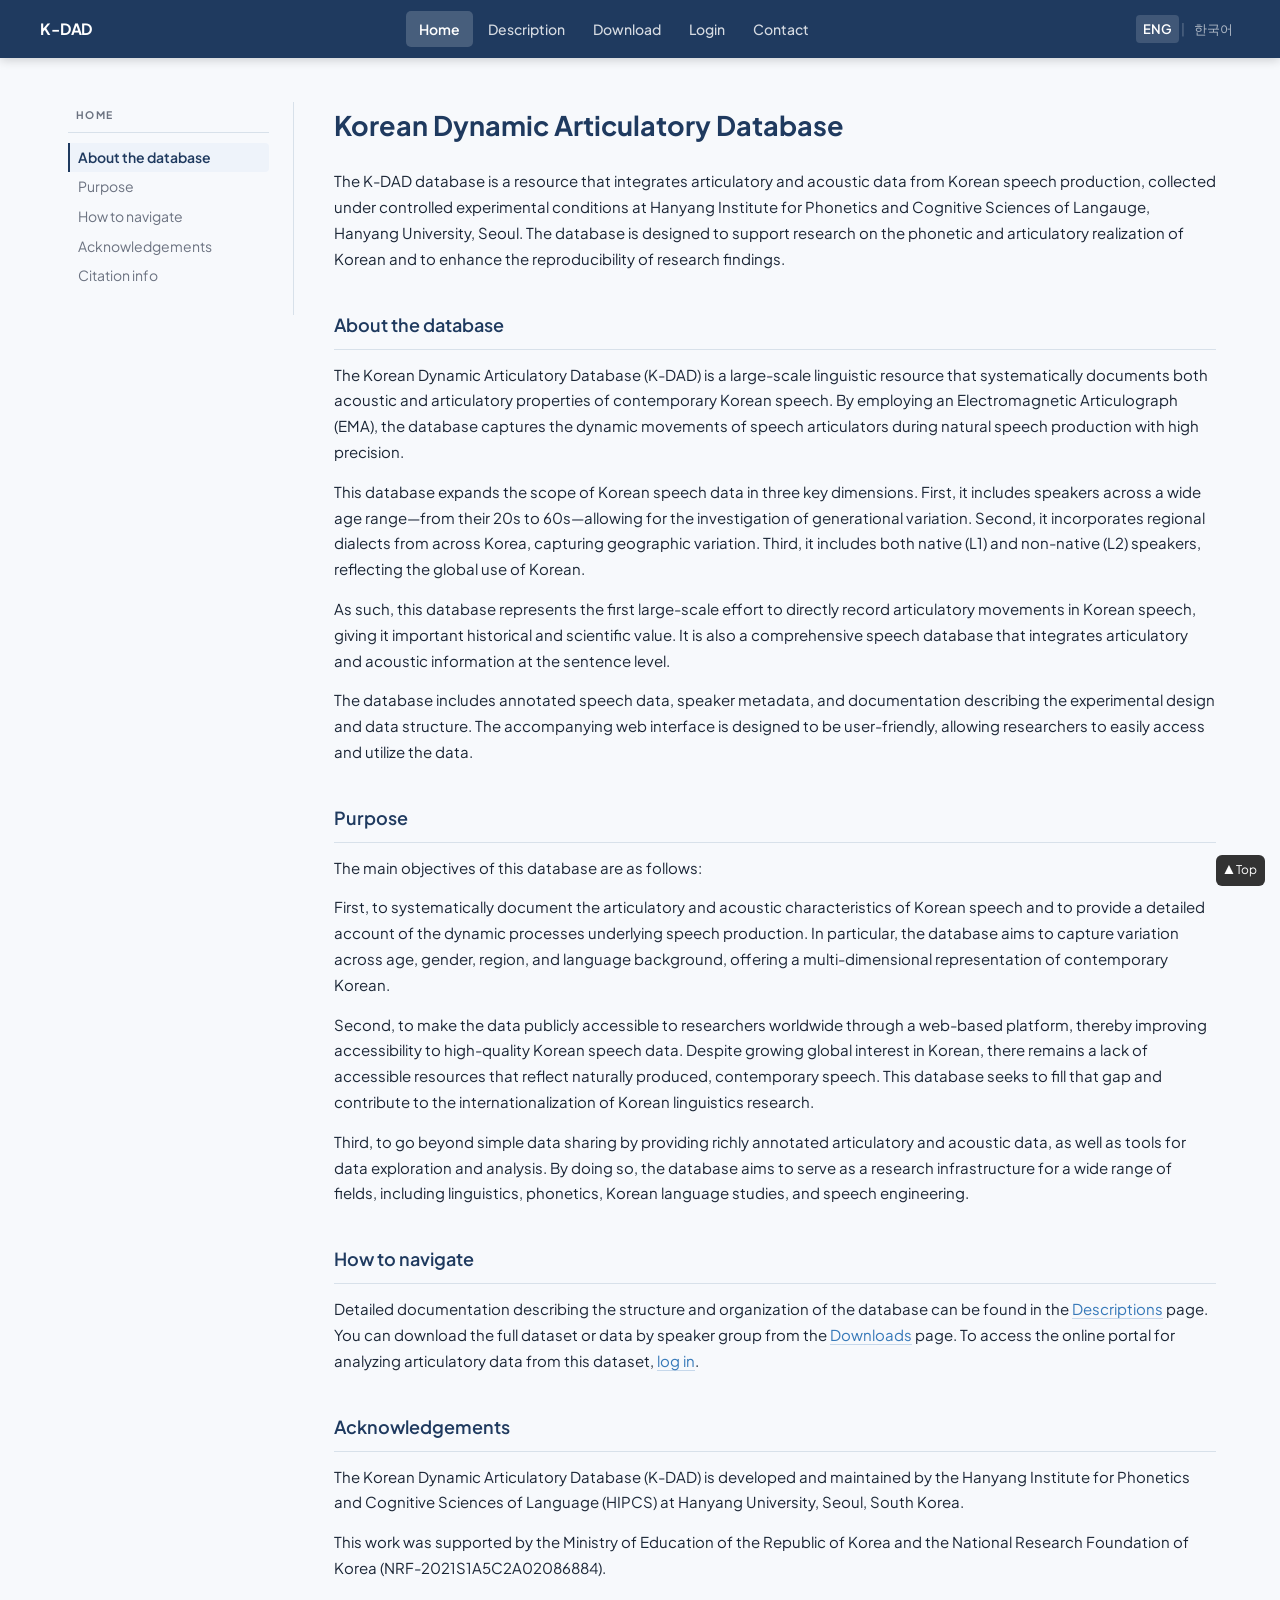
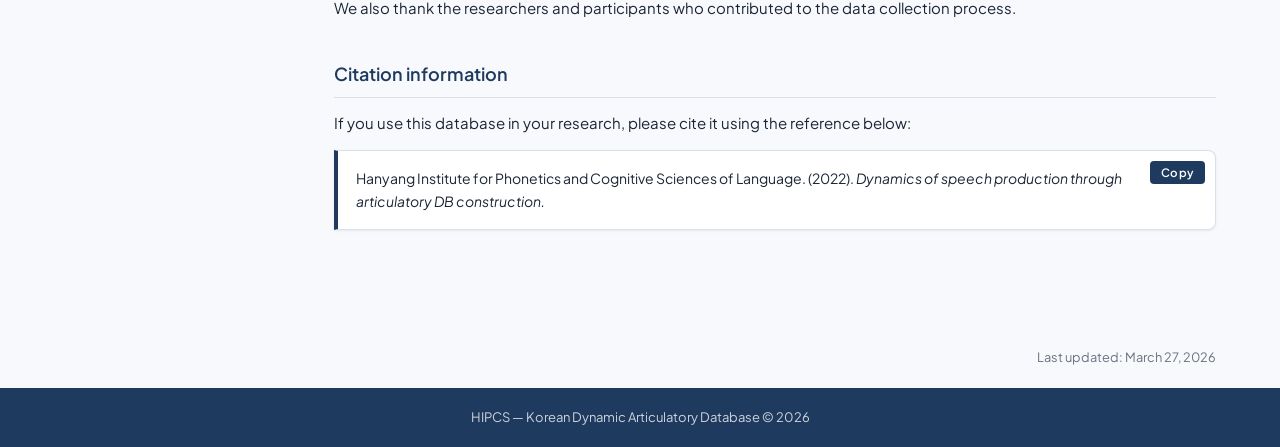
<file: index.html>
<!DOCTYPE html>
<html lang="en">
<head>
  <meta charset="UTF-8">
  <meta name="viewport" content="width=device-width, initial-scale=1.0">
  <meta name="description" content="K-DAD: Korean Dynamic Articulatory Database — Hanyang Institute for Phonetics and Cognitive Sciences of Language">
  <title>K-DAD — Korean Dynamic Articulatory Database</title>
  <link rel="stylesheet" href="css/style.css">
  <link rel="icon" type="image/png" href="images/favicon.png">
  <link href="https://fonts.googleapis.com/css2?family=Plus+Jakarta+Sans:wght@300;400;500;600;700&display=swap" rel="stylesheet">
</head>

<body>
<div class="main-wrapper">

  <nav class="navbar">
    <div class="nav-container">
      <div class="logo">K-DAD</div>
      <ul class="nav-links">
        <li><a href="index.html" class="active">Home</a></li>
        <li><a href="pages/database.html">Description</a></li>
        <li><a href="pages/download.html">Download</a></li>
        <li><a href="pages/login.html">Login</a></li>
        <li><a href="pages/contact.html">Contact</a></li>
      </ul>
      <div class="lang-toggle">
        <a href="index.html" class="active">ENG</a>
        <span>|</span>
        <a href="index_kor.html">한국어</a>
      </div>
      <button class="hamburger" aria-label="Toggle navigation menu">
        <svg width="22" height="22" viewBox="0 0 24 24" fill="none" stroke="currentColor" stroke-width="2.2" stroke-linecap="round"><line x1="3" y1="6" x2="21" y2="6"/><line x1="3" y1="12" x2="21" y2="12"/><line x1="3" y1="18" x2="21" y2="18"/></svg>
      </button>
    </div>
  </nav>

  <div class="page-layout">

    <aside class="sidebar">
      <h2>Home</h2>
      <ul>
        <li><a href="#about">About the database</a></li>
        <li><a href="#purpose">Purpose</a></li>
        <li><a href="#navigate">How to navigate</a></li>
        <li><a href="#acknowledgements">Acknowledgements</a></li>
        <li><a href="#citation">Citation info</a></li>
      </ul>
    </aside>

    <section class="content">

      <h1>Korean Dynamic Articulatory Database</h1>

      <p>
        The K-DAD database is a resource that integrates articulatory and acoustic data from Korean speech production, collected under controlled experimental conditions at Hanyang Institute for Phonetics and Cognitive Sciences of Langauge, Hanyang University, Seoul. The database is designed to support research on the phonetic and articulatory realization of Korean and to enhance the reproducibility of research findings.
      </p>

      <h2 id="about" class="animate-on-scroll slide-in-left">About the database</h2>
      <p class="animate-on-scroll fade-in delay-1">
        The Korean Dynamic Articulatory Database (K-DAD) is a large-scale linguistic resource that systematically documents both acoustic and articulatory properties of contemporary Korean speech. By employing an Electromagnetic Articulograph (EMA), the database captures the dynamic movements of speech articulators during natural speech production with high precision.
      </p>
      <p class="animate-on-scroll fade-in delay-2">
        This database expands the scope of Korean speech data in three key dimensions. First, it includes speakers across a wide age range—from their 20s to 60s—allowing for the investigation of generational variation. Second, it incorporates regional dialects from across Korea, capturing geographic variation. Third, it includes both native (L1) and non-native (L2) speakers, reflecting the global use of Korean.
      </p>
      <p class="animate-on-scroll fade-in delay-3">
        As such, this database represents the first large-scale effort to directly record articulatory movements in Korean speech, giving it important historical and scientific value. It is also a comprehensive speech database that integrates articulatory and acoustic information at the sentence level.
      </p>
      <p class="animate-on-scroll fade-in delay-4">
        The database includes annotated speech data, speaker metadata, and documentation describing the experimental design and data structure. The accompanying web interface is designed to be user-friendly, allowing researchers to easily access and utilize the data.
      </p>

      <h2 id="purpose" class="animate-on-scroll slide-in-left">Purpose</h2>
      <p class="animate-on-scroll fade-in delay-1">
        The main objectives of this database are as follows:
      </p>
      <p class="animate-on-scroll fade-in delay-2">
        First, to systematically document the articulatory and acoustic characteristics of Korean speech and to provide a detailed account of the dynamic processes underlying speech production. In particular, the database aims to capture variation across age, gender, region, and language background, offering a multi-dimensional representation of contemporary Korean.
      </p>
      <p class="animate-on-scroll fade-in delay-3">
        Second, to make the data publicly accessible to researchers worldwide through a web-based platform, thereby improving accessibility to high-quality Korean speech data. Despite growing global interest in Korean, there remains a lack of accessible resources that reflect naturally produced, contemporary speech. This database seeks to fill that gap and contribute to the internationalization of Korean linguistics research.
      </p>
      <p class="animate-on-scroll fade-in delay-4">
        Third, to go beyond simple data sharing by providing richly annotated articulatory and acoustic data, as well as tools for data exploration and analysis. By doing so, the database aims to serve as a research infrastructure for a wide range of fields, including linguistics, phonetics, Korean language studies, and speech engineering.
      </p>

      <h2 id="navigate" class="animate-on-scroll slide-in-left">How to navigate</h2>
      <p class="animate-on-scroll fade-in delay-1">
        Detailed documentation describing the structure and organization of the database can be found in the <a href="pages/database.html">Descriptions</a> page. You can download the full dataset or data by speaker group from the <a href="pages/download.html">Downloads</a> page. To access the online portal for analyzing articulatory data from this dataset, <a href="pages/login.html">log in</a>.
      </p>

      <h2 id="acknowledgements" class="animate-on-scroll slide-in-left">Acknowledgements</h2>
      <p class="animate-on-scroll fade-in delay-1">
        The Korean Dynamic Articulatory Database (K-DAD) is developed and maintained by the Hanyang Institute for Phonetics and Cognitive Sciences of Language (HIPCS) at Hanyang University, Seoul, South Korea.
      </p>
      <p class="animate-on-scroll fade-in delay-2">
        This work was supported by the Ministry of Education of the Republic of Korea and the National Research Foundation of Korea (NRF-2021S1A5C2A02086884).
      </p>
      <p class="animate-on-scroll fade-in delay-3">
        We also thank the researchers and participants who contributed to the data collection process.
      </p>

      <h2 id="citation" class="animate-on-scroll slide-in-left">Citation information</h2>
      <p class="animate-on-scroll fade-in delay-1">
        If you use this database in your research, please cite it using the reference below:
      </p>
      <div class="citation-block animate-on-scroll scale-in delay-2">
        <span id="citation-text">Hanyang Institute for Phonetics and Cognitive Sciences of Language. (2022). <i>Dynamics of speech production through articulatory DB construction.</i></span>
        <button class="btn-copy" id="copy-citation">Copy</button>
      </div>

    </section>
  </div>

  <div class="last-updated">Last updated: March 27, 2026</div>

  <a href="#top" class="back-to-top">▲ Top</a>

</div>

<footer class="footer">
  <p>HIPCS &mdash; Korean Dynamic Articulatory Database &copy; 2026</p>
</footer>

<script src="js/script.js" defer></script>
</body>
</html>
</file>
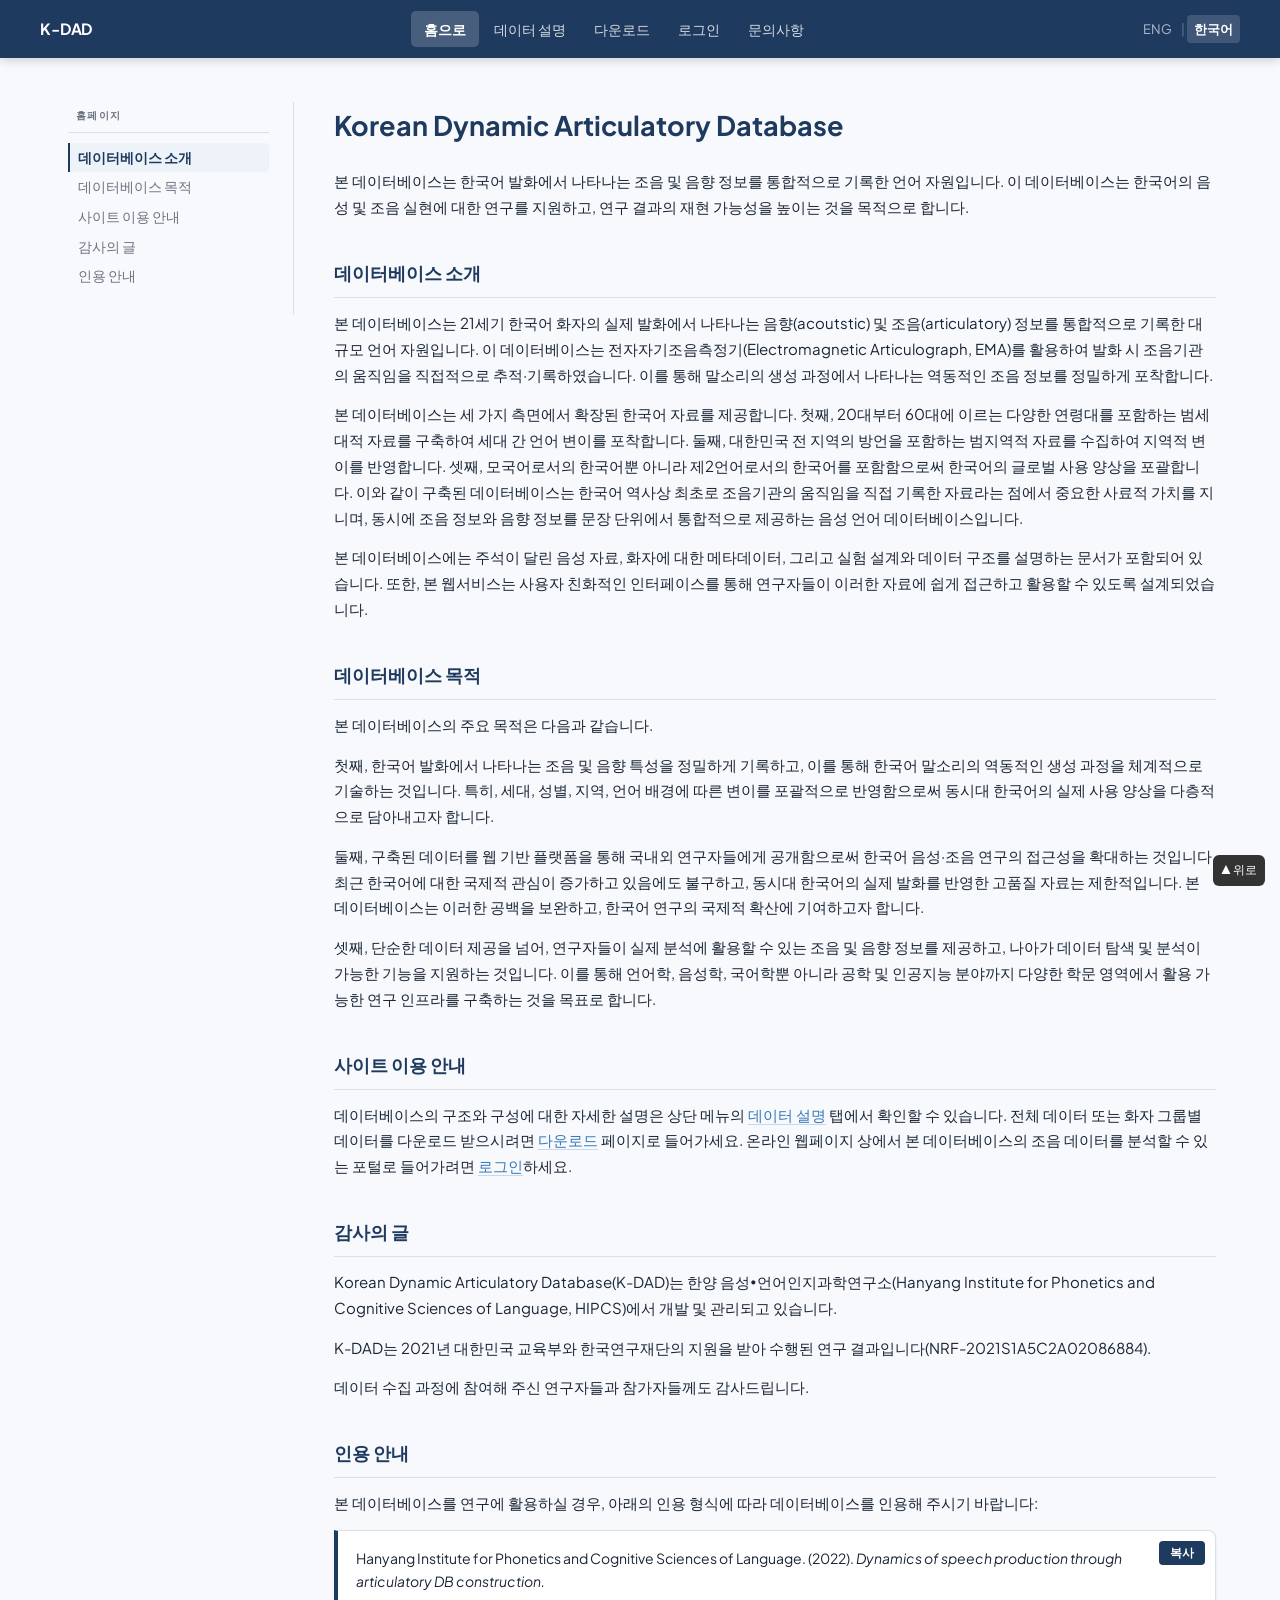
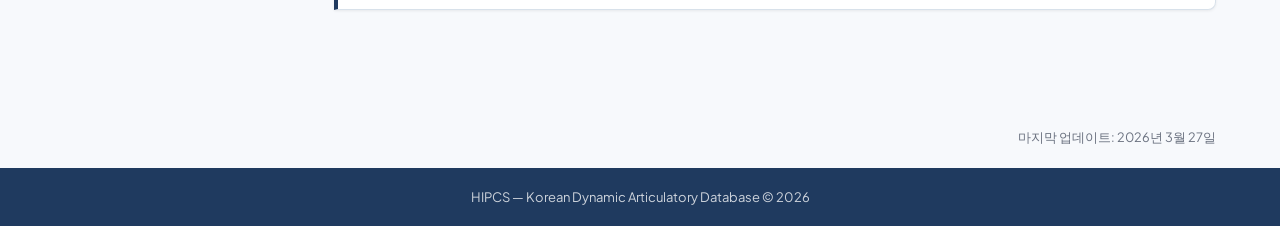
<file: index_kor.html>
<!DOCTYPE html>
<html lang="ko">
<head>
  <meta charset="UTF-8">
  <meta name="viewport" content="width=device-width, initial-scale=1.0">
  <meta name="description" content="K-DAD: 한국어 동적 조음 데이터베이스 — 한양 음성·언어인지과학연구소">
  <title>K-DAD — 한국어 조음 데이터베이스</title>
  <link rel="stylesheet" href="css/style.css">
  <link rel="icon" type="image/png" href="images/favicon.png">
  <link href="https://fonts.googleapis.com/css2?family=Plus+Jakarta+Sans:wght@300;400;500;600;700&display=swap" rel="stylesheet">
</head>

<body>
<div class="main-wrapper">

  <nav class="navbar">
    <div class="nav-container">
      <div class="logo">K-DAD</div>
      <ul class="nav-links">
        <li><a href="index_kor.html" class="active">홈으로</a></li>
        <li><a href="pages/database_kor.html">데이터 설명</a></li>
        <li><a href="pages/download_kor.html">다운로드</a></li>
        <li><a href="pages/login_kor.html">로그인</a></li>
        <li><a href="pages/contact_kor.html">문의사항</a></li>
      </ul>
      <div class="lang-toggle">
        <a href="index.html">ENG</a>
        <span>|</span>
        <a href="index_kor.html" class="active">한국어</a>
      </div>
      <button class="hamburger" aria-label="Toggle navigation menu">
        <svg width="22" height="22" viewBox="0 0 24 24" fill="none" stroke="currentColor" stroke-width="2.2" stroke-linecap="round"><line x1="3" y1="6" x2="21" y2="6"/><line x1="3" y1="12" x2="21" y2="12"/><line x1="3" y1="18" x2="21" y2="18"/></svg>
      </button>
    </div>
  </nav>

  <div class="page-layout">

    <aside class="sidebar">
      <h2>홈페이지</h2>
      <ul>
        <li><a href="#about">데이터베이스 소개</a></li>
        <li><a href="#purpose">데이터베이스 목적</a></li>
        <li><a href="#navigate">사이트 이용 안내</a></li>
        <li><a href="#acknowledgements">감사의 글</a></li>
        <li><a href="#citation">인용 안내</a></li>
      </ul>
    </aside>

    <section class="content">

      <h1>Korean Dynamic Articulatory Database</h1>

      <p>
        본 데이터베이스는 한국어 발화에서 나타나는 조음 및 음향 정보를 통합적으로 기록한 언어 자원입니다. 이 데이터베이스는 한국어의 음성 및 조음 실현에 대한 연구를 지원하고, 연구 결과의 재현 가능성을 높이는 것을 목적으로 합니다.
      </p>

      <h2 id="about" class="animate-on-scroll slide-in-left">데이터베이스 소개</h2>
      <p class="animate-on-scroll fade-in delay-1">
        본 데이터베이스는 21세기 한국어 화자의 실제 발화에서 나타나는 음향(acoutstic) 및 조음(articulatory) 정보를 통합적으로 기록한 대규모 언어 자원입니다. 이 데이터베이스는 전자자기조음측정기(Electromagnetic Articulograph, EMA)를 활용하여 발화 시 조음기관의 움직임을 직접적으로 추적·기록하였습니다. 이를 통해 말소리의 생성 과정에서 나타나는 역동적인 조음 정보를 정밀하게 포착합니다.
      </p>
      <p class="animate-on-scroll fade-in delay-2">
        본 데이터베이스는 세 가지 측면에서 확장된 한국어 자료를 제공합니다. 첫째, 20대부터 60대에 이르는 다양한 연령대를 포함하는 범세대적 자료를 구축하여 세대 간 언어 변이를 포착합니다. 둘째, 대한민국 전 지역의 방언을 포함하는 범지역적 자료를 수집하여 지역적 변이를 반영합니다. 셋째, 모국어로서의 한국어뿐 아니라 제2언어로서의 한국어를 포함함으로써 한국어의 글로벌 사용 양상을 포괄합니다. 이와 같이 구축된 데이터베이스는 한국어 역사상 최초로 조음기관의 움직임을 직접 기록한 자료라는 점에서 중요한 사료적 가치를 지니며, 동시에 조음 정보와 음향 정보를 문장 단위에서 통합적으로 제공하는 음성 언어 데이터베이스입니다. 
      </p>
      <p class="animate-on-scroll fade-in delay-3">
        본 데이터베이스에는 주석이 달린 음성 자료, 화자에 대한 메타데이터, 그리고 실험 설계와 데이터 구조를 설명하는 문서가 포함되어 있습니다. 또한, 본 웹서비스는 사용자 친화적인 인터페이스를 통해 연구자들이 이러한 자료에 쉽게 접근하고 활용할 수 있도록 설계되었습니다.
      </p>

      <h2 id="purpose" class="animate-on-scroll slide-in-left">데이터베이스 목적</h2>
      <p class="animate-on-scroll fade-in delay-1">
        본 데이터베이스의 주요 목적은 다음과 같습니다.
      </p>
      <p class="animate-on-scroll fade-in delay-2">
        첫째, 한국어 발화에서 나타나는 조음 및 음향 특성을 정밀하게 기록하고, 이를 통해 한국어 말소리의 역동적인 생성 과정을 체계적으로 기술하는 것입니다. 특히, 세대, 성별, 지역, 언어 배경에 따른 변이를 포괄적으로 반영함으로써 동시대 한국어의 실제 사용 양상을 다층적으로 담아내고자 합니다.
      </p>
      <p class="animate-on-scroll fade-in delay-3">
        둘째, 구축된 데이터를 웹 기반 플랫폼을 통해 국내외 연구자들에게 공개함으로써 한국어 음성·조음 연구의 접근성을 확대하는 것입니다. 최근 한국어에 대한 국제적 관심이 증가하고 있음에도 불구하고, 동시대 한국어의 실제 발화를 반영한 고품질 자료는 제한적입니다. 본 데이터베이스는 이러한 공백을 보완하고, 한국어 연구의 국제적 확산에 기여하고자 합니다.
      </p>
      <p class="animate-on-scroll fade-in delay-3">
        셋째, 단순한 데이터 제공을 넘어, 연구자들이 실제 분석에 활용할 수 있는 조음 및 음향 정보를 제공하고, 나아가 데이터 탐색 및 분석이 가능한 기능을 지원하는 것입니다. 이를 통해 언어학, 음성학, 국어학뿐 아니라 공학 및 인공지능 분야까지 다양한 학문 영역에서 활용 가능한 연구 인프라를 구축하는 것을 목표로 합니다.
      </p>

      <h2 id="navigate" class="animate-on-scroll slide-in-left">사이트 이용 안내</h2>
      <p class="animate-on-scroll fade-in delay-1">
        데이터베이스의 구조와 구성에 대한 자세한 설명은 상단 메뉴의 <a href="pages/database_kor.html">데이터 설명</a> 탭에서 확인할 수 있습니다. 전체 데이터 또는 화자 그룹별 데이터를 다운로드 받으시려면 <a href="pages/download_kor.html">다운로드</a> 페이지로 들어가세요. 온라인 웹페이지 상에서 본 데이터베이스의 조음 데이터를 분석할 수 있는 포털로 들어가려면 <a href="pages/login_kor.html">로그인</a>하세요.
      </p>

      <h2 id="acknowledgements" class="animate-on-scroll slide-in-left">감사의 글</h2>
      <p class="animate-on-scroll fade-in delay-1">
        Korean Dynamic Articulatory Database(K-DAD)는 한양 음성∙언어인지과학연구소(Hanyang Institute for Phonetics and Cognitive Sciences of Language, HIPCS)에서 개발 및 관리되고 있습니다.
      </p>
      <p class="animate-on-scroll fade-in delay-2">
        K-DAD는 2021년 대한민국 교육부와 한국연구재단의 지원을 받아 수행된 연구 결과입니다(NRF-2021S1A5C2A02086884).
      </p>
      <p class="animate-on-scroll fade-in delay-3">
        데이터 수집 과정에 참여해 주신 연구자들과 참가자들께도 감사드립니다.
      </p>

      <h2 id="citation" class="animate-on-scroll slide-in-left">인용 안내</h2>
      <p class="animate-on-scroll fade-in delay-1">
        본 데이터베이스를 연구에 활용하실 경우, 아래의 인용 형식에 따라 데이터베이스를 인용해 주시기 바랍니다:
      </p>
      <div class="citation-block animate-on-scroll scale-in delay-2">
        <span id="citation-text">Hanyang Institute for Phonetics and Cognitive Sciences of Language. (2022). <i>Dynamics of speech production through articulatory DB construction.</i></span>
        <button class="btn-copy" id="copy-citation">복사</button>
      </div>

    </section>
  </div>

  <div class="last-updated">마지막 업데이트: 2026년 3월 27일</div>

  <a href="#top" class="back-to-top">▲ 위로</a>

</div>

<footer class="footer">
  <p>HIPCS &mdash; Korean Dynamic Articulatory Database &copy; 2026</p>
</footer>

<script src="js/script.js" defer></script>
</body>
</html>
</file>
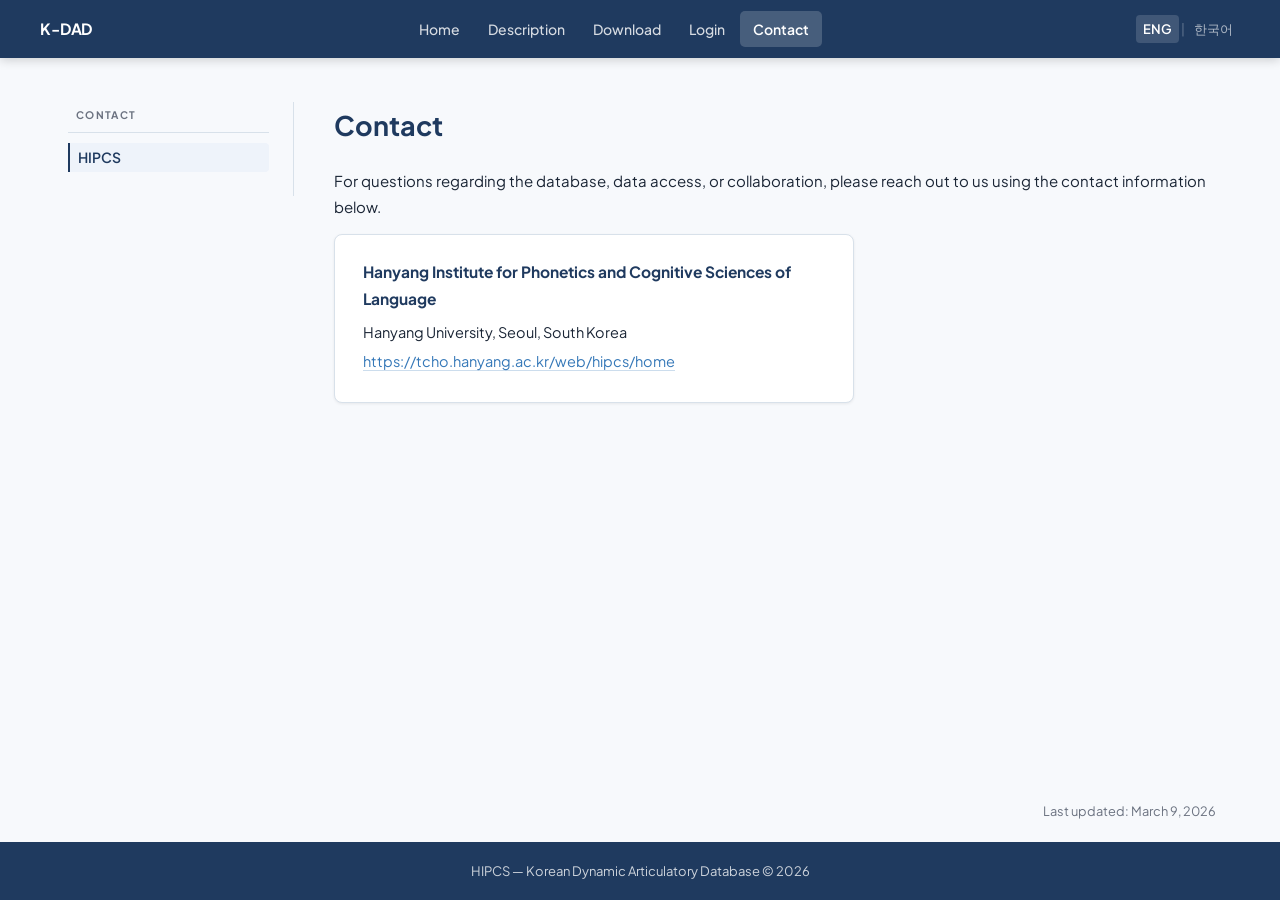
<file: pages/contact.html>
<!DOCTYPE html>
<html lang="en">
<head>
  <meta charset="UTF-8">
  <meta name="viewport" content="width=device-width, initial-scale=1.0">
  <meta name="description" content="K-DAD Contact — get in touch with the Hanyang Institute for Phonetics and Cognitive Sciences of Language">
  <title>K-DAD — Contact</title>
  <link rel="stylesheet" href="../css/style.css">
  <link rel="icon" type="image/png" href="../images/favicon.png">
  <link href="https://fonts.googleapis.com/css2?family=Plus+Jakarta+Sans:wght@300;400;500;600;700&display=swap" rel="stylesheet">
</head>

<body>
<div class="main-wrapper">

  <nav class="navbar">
    <div class="nav-container">
      <div class="logo">K-DAD</div>
      <ul class="nav-links">
        <li><a href="../index.html">Home</a></li>
        <li><a href="database.html">Description</a></li>
        <li><a href="download.html">Download</a></li>
        <li><a href="login.html">Login</a></li>
        <li><a href="contact.html" class="active">Contact</a></li>
      </ul>
      <div class="lang-toggle">
        <a href="contact.html" class="active">ENG</a>
        <span>|</span>
        <a href="contact_kor.html">한국어</a>
      </div>
      <button class="hamburger" aria-label="Toggle navigation menu">
        <svg width="22" height="22" viewBox="0 0 24 24" fill="none" stroke="currentColor" stroke-width="2.2" stroke-linecap="round"><line x1="3" y1="6" x2="21" y2="6"/><line x1="3" y1="12" x2="21" y2="12"/><line x1="3" y1="18" x2="21" y2="18"/></svg>
      </button>
    </div>
  </nav>

  <div class="page-layout">

    <aside class="sidebar">
      <h2>Contact</h2>
      <ul>
        <li><a href="#hipcs">HIPCS</a></li>
      </ul>
    </aside>

    <section class="content">

      <h1 id="hipcs">Contact</h1>

      <p>
        For questions regarding the database, data access, or collaboration, please reach out to us using the contact information below.
      </p>

      <div class="contact-card animate-on-scroll slide-in-up">
        <div class="contact-card-title">Hanyang Institute for Phonetics and Cognitive Sciences of Language</div>
        <p>Hanyang University, Seoul, South Korea</p>
        <p>
          <a href="https://tcho.hanyang.ac.kr/web/hipcs/home" target="_blank" rel="noopener noreferrer">
            https://tcho.hanyang.ac.kr/web/hipcs/home
          </a>
        </p>
      </div>

    </section>
  </div>

  <div class="last-updated">Last updated: March 9, 2026</div>

</div>

<footer class="footer">
  <p>HIPCS &mdash; Korean Dynamic Articulatory Database &copy; 2026</p>
</footer>

<script src="../js/script.js" defer></script>
</body>
</html>
</file>
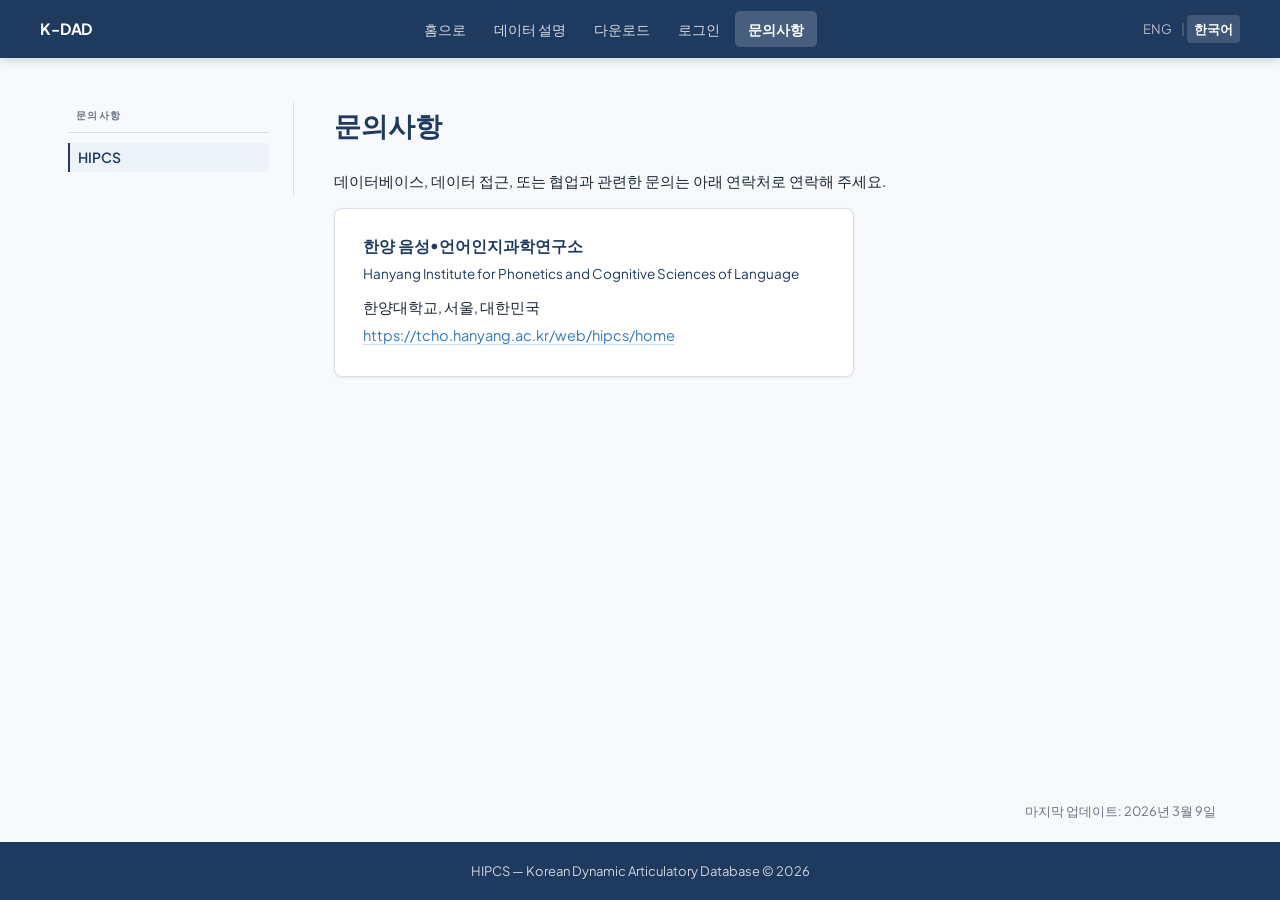
<file: pages/contact_kor.html>
<!DOCTYPE html>
<html lang="ko">
<head>
  <meta charset="UTF-8">
  <meta name="viewport" content="width=device-width, initial-scale=1.0">
  <meta name="description" content="K-DAD 문의사항 — 한양 음성·언어인지과학연구소에 문의하세요">
  <title>K-DAD — 문의사항</title>
  <link rel="stylesheet" href="../css/style.css">
  <link rel="icon" type="image/png" href="../images/favicon.png">
  <link href="https://fonts.googleapis.com/css2?family=Plus+Jakarta+Sans:wght@300;400;500;600;700&display=swap" rel="stylesheet">
</head>

<body>
<div class="main-wrapper">

  <nav class="navbar">
    <div class="nav-container">
      <div class="logo">K-DAD</div>
      <ul class="nav-links">
        <li><a href="../index_kor.html">홈으로</a></li>
        <li><a href="database_kor.html">데이터 설명</a></li>
        <li><a href="download_kor.html">다운로드</a></li>
        <li><a href="login_kor.html">로그인</a></li>
        <li><a href="contact_kor.html" class="active">문의사항</a></li>
      </ul>
      <div class="lang-toggle">
        <a href="contact.html">ENG</a>
        <span>|</span>
        <a href="contact_kor.html" class="active">한국어</a>
      </div>
      <button class="hamburger" aria-label="Toggle navigation menu">
        <svg width="22" height="22" viewBox="0 0 24 24" fill="none" stroke="currentColor" stroke-width="2.2" stroke-linecap="round"><line x1="3" y1="6" x2="21" y2="6"/><line x1="3" y1="12" x2="21" y2="12"/><line x1="3" y1="18" x2="21" y2="18"/></svg>
      </button>
    </div>
  </nav>

  <div class="page-layout">

    <aside class="sidebar">
      <h2>문의사항</h2>
      <ul>
        <li><a href="#hipcs">HIPCS</a></li>
      </ul>
    </aside>

    <section class="content">

      <h1 id="hipcs">문의사항</h1>

      <p>
        데이터베이스, 데이터 접근, 또는 협업과 관련한 문의는 아래 연락처로 연락해 주세요.
      </p>

      <div class="contact-card animate-on-scroll slide-in-up">
        <div class="contact-card-title">한양 음성∙언어인지과학연구소<br><span style="font-weight:400; font-size:13.5px;">Hanyang Institute for Phonetics and Cognitive Sciences of Language</span></div>
        <p>한양대학교, 서울, 대한민국</p>
        <p>
          <a href="https://tcho.hanyang.ac.kr/web/hipcs/home" target="_blank" rel="noopener noreferrer">
            https://tcho.hanyang.ac.kr/web/hipcs/home
          </a>
        </p>
      </div>

    </section>
  </div>

  <div class="last-updated">마지막 업데이트: 2026년 3월 9일</div>

</div>

<footer class="footer">
  <p>HIPCS &mdash; Korean Dynamic Articulatory Database &copy; 2026</p>
</footer>

<script src="../js/script.js" defer></script>
</body>
</html>
</file>
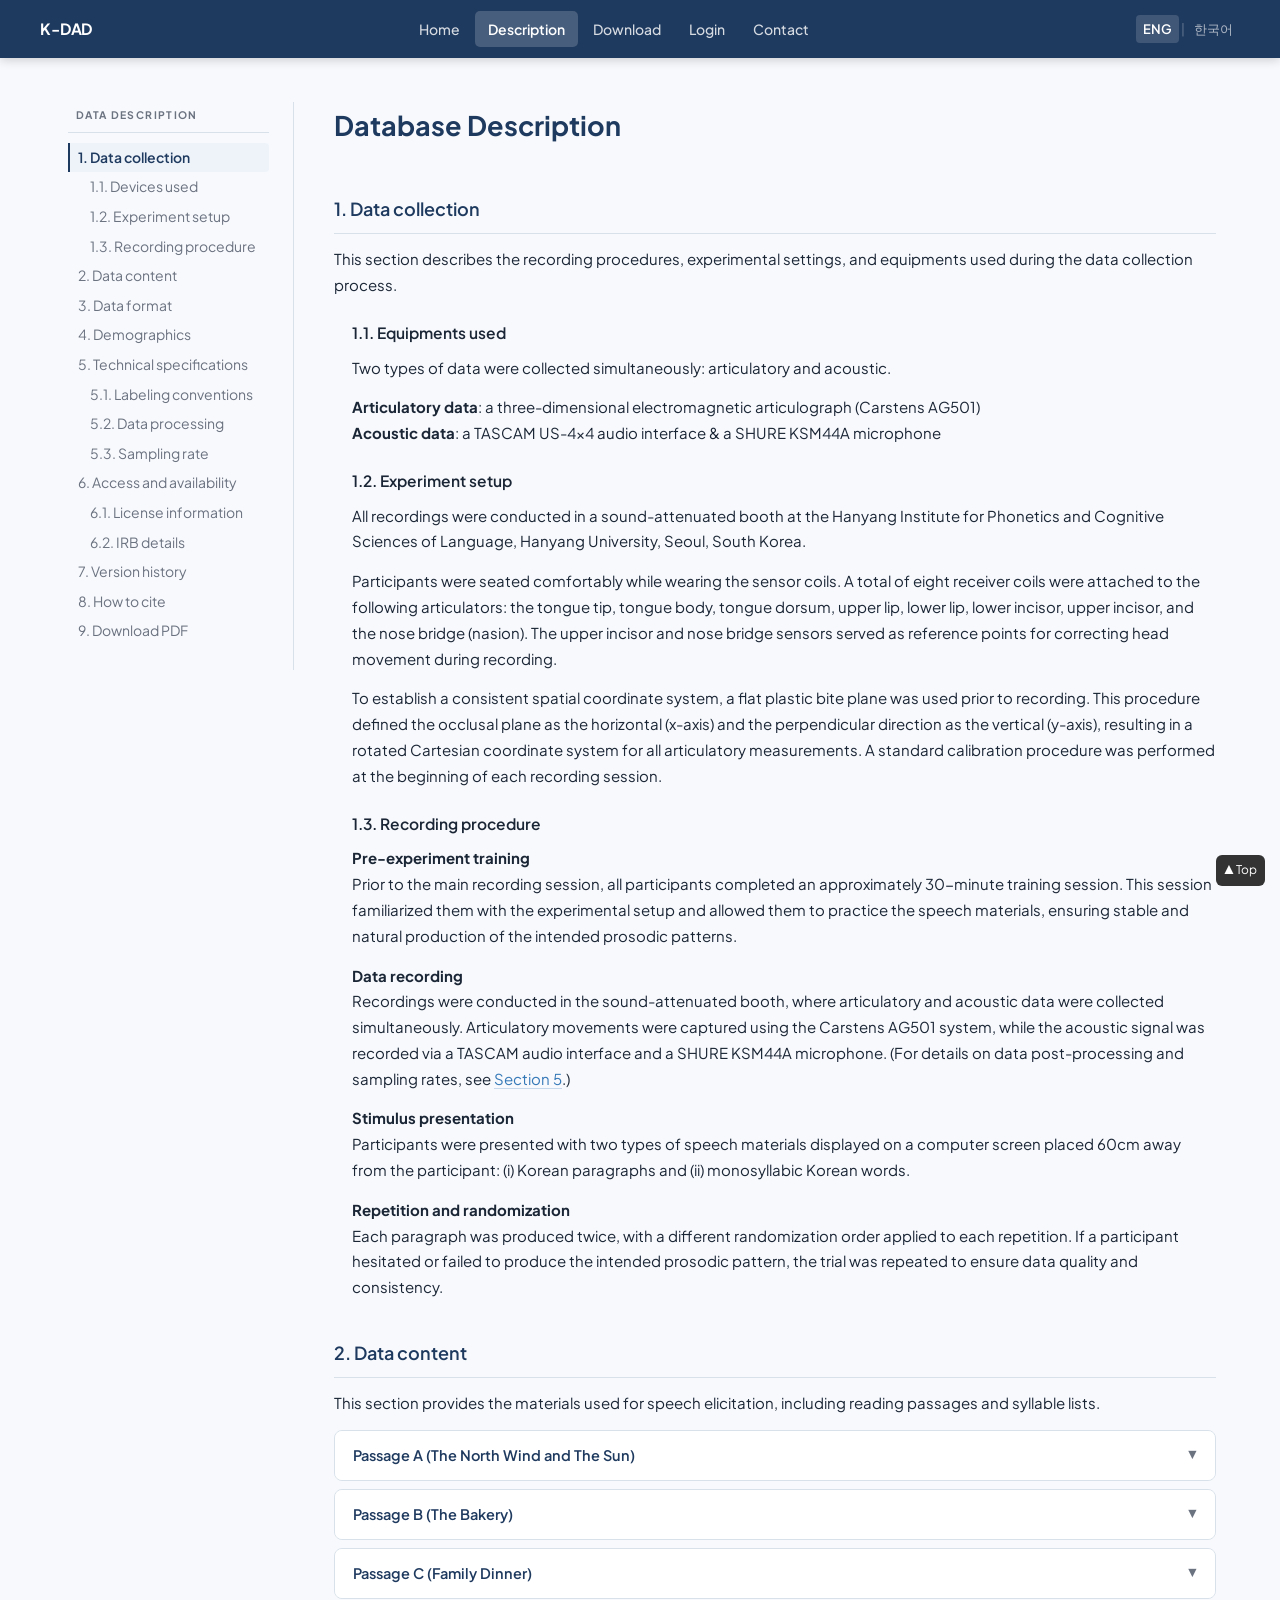
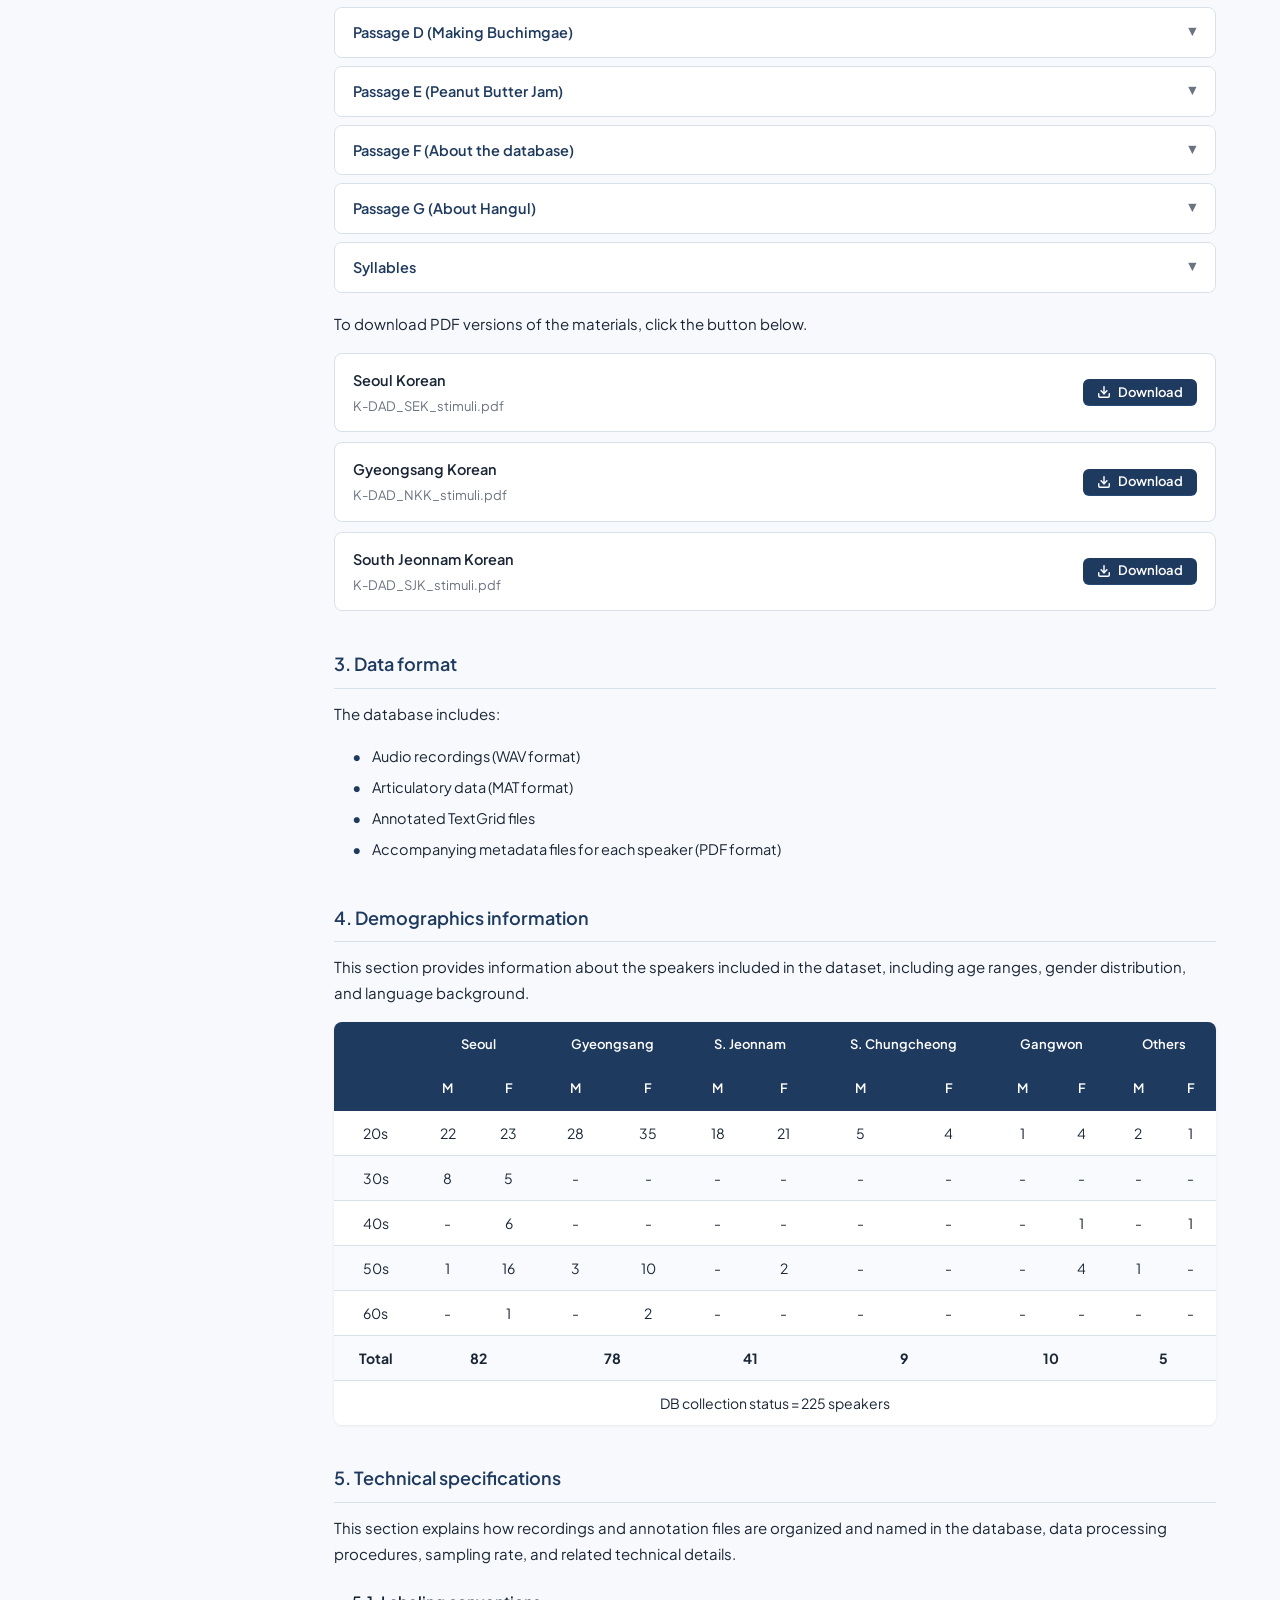
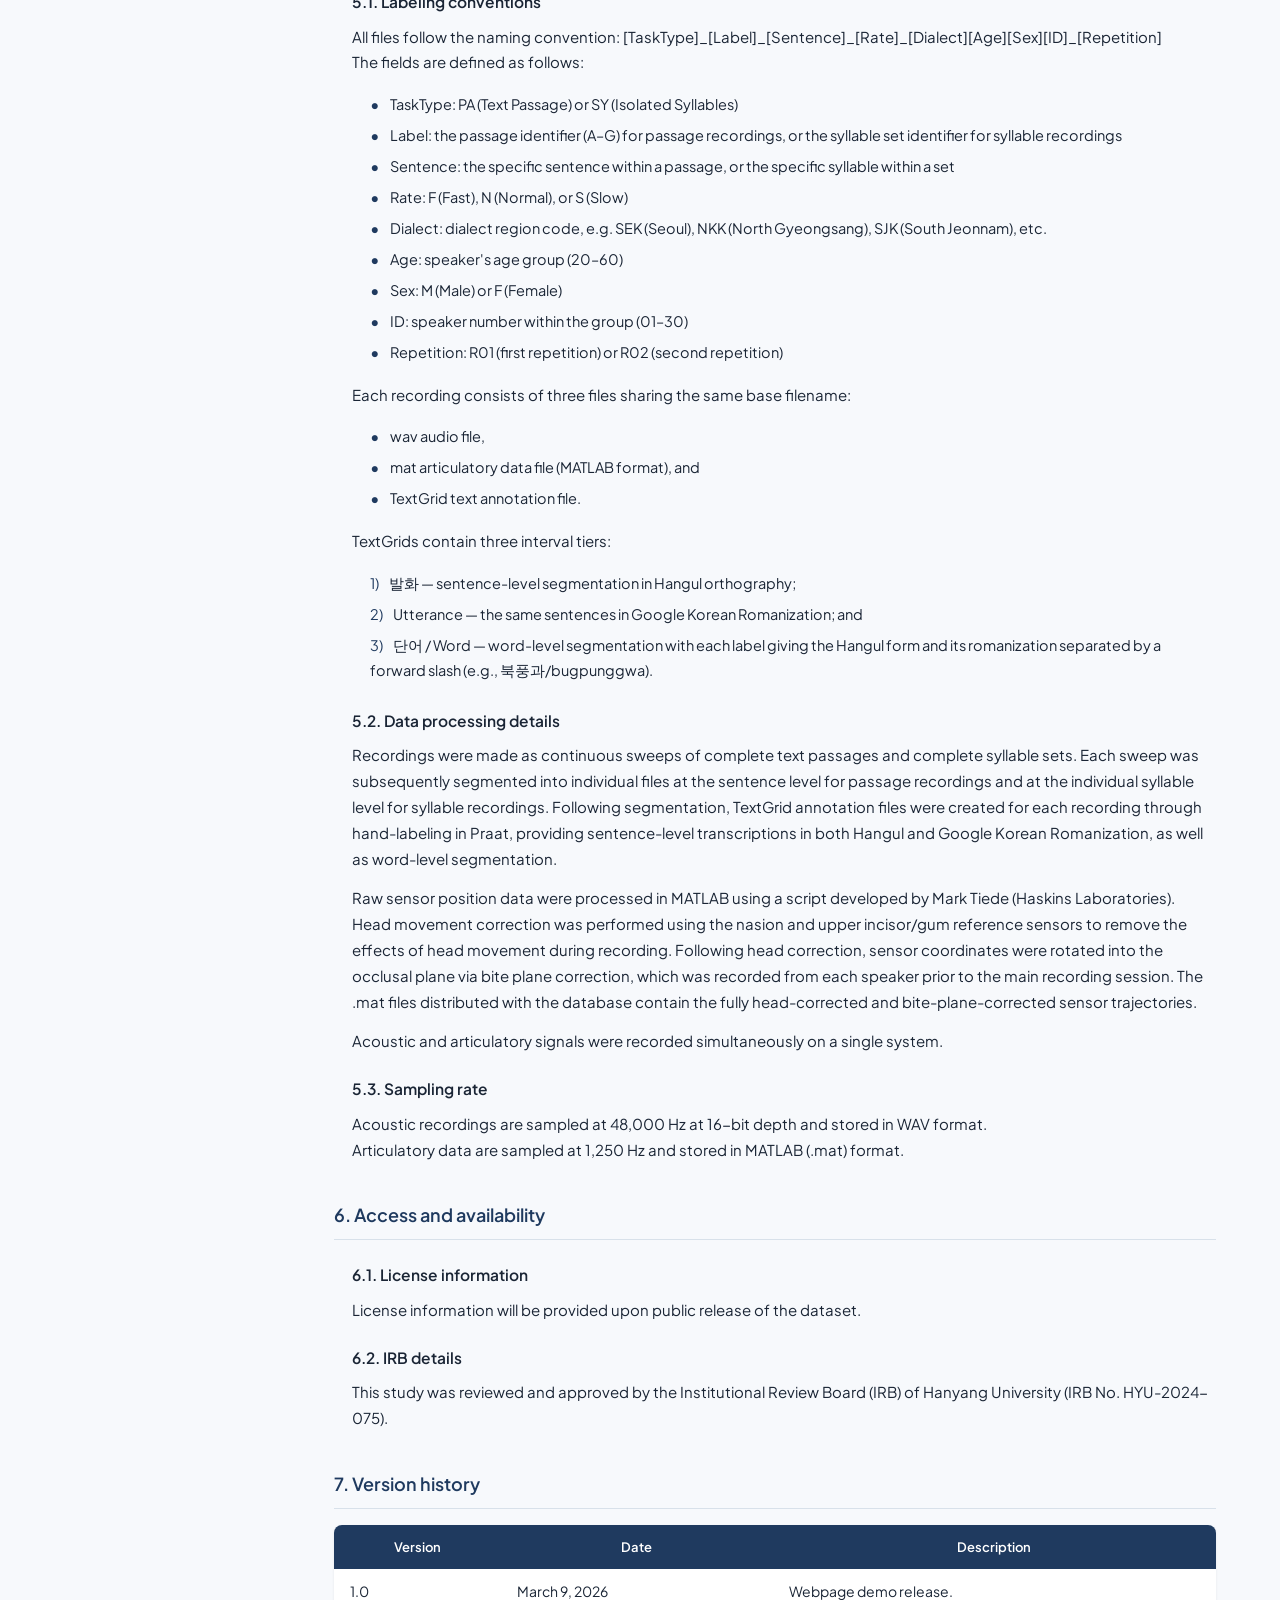
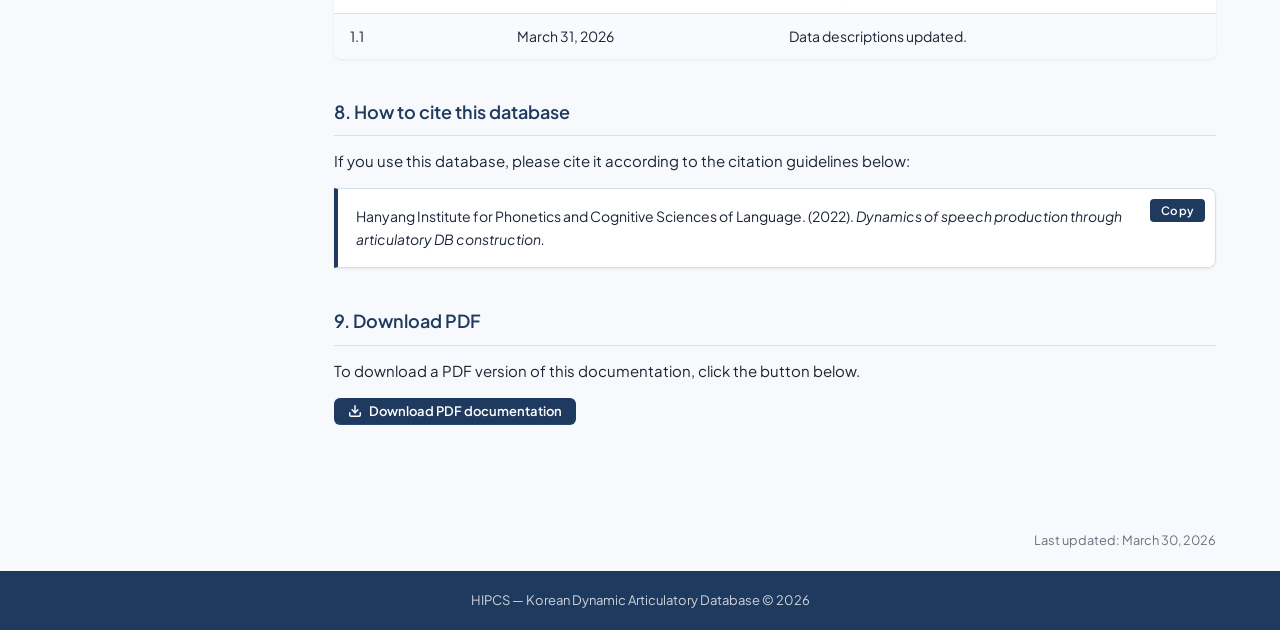
<file: pages/database.html>
<!DOCTYPE html>
<html lang="en">
<head>
  <meta charset="UTF-8">
  <meta name="viewport" content="width=device-width, initial-scale=1.0">
  <meta name="description" content="K-DAD Database Description — data collection, format, demographics, and technical specifications">
  <title>K-DAD — Database Description</title>
  <link rel="stylesheet" href="../css/style.css">
  <link rel="icon" type="image/png" href="../images/favicon.png">
  <link href="https://fonts.googleapis.com/css2?family=Plus+Jakarta+Sans:wght@300;400;500;600;700&display=swap" rel="stylesheet">
</head>

<body>
<div class="main-wrapper">

  <nav class="navbar">
    <div class="nav-container">
      <div class="logo">K-DAD</div>
      <ul class="nav-links">
        <li><a href="../index.html">Home</a></li>
        <li><a href="database.html" class="active">Description</a></li>
        <li><a href="download.html">Download</a></li>
        <li><a href="login.html">Login</a></li>
        <li><a href="contact.html">Contact</a></li>
      </ul>
      <div class="lang-toggle">
        <a href="database.html" class="active">ENG</a>
        <span>|</span>
        <a href="database_kor.html">한국어</a>
      </div>
      <button class="hamburger" aria-label="Toggle navigation menu">
        <svg width="22" height="22" viewBox="0 0 24 24" fill="none" stroke="currentColor" stroke-width="2.2" stroke-linecap="round"><line x1="3" y1="6" x2="21" y2="6"/><line x1="3" y1="12" x2="21" y2="12"/><line x1="3" y1="18" x2="21" y2="18"/></svg>
      </button>
    </div>
  </nav>

  <div class="page-layout">

    <aside class="sidebar">
      <h2>Data description</h2>
      <ul>
        <li><a href="#s1">1. Data collection</a></li>
        <ul>
          <li><a href="#s1-1">1.1. Devices used</a></li>
          <li><a href="#s1-2">1.2. Experiment setup</a></li>
          <li><a href="#s1-3">1.3. Recording procedure</a></li>
        </ul>
        <li><a href="#s2">2. Data content</a></li>
        <li><a href="#s3">3. Data format</a></li>
        <li><a href="#s4">4. Demographics</a></li>
        <li><a href="#s5">5. Technical specifications</a></li>
        <ul>
          <li><a href="#s5-1">5.1. Labeling conventions</a></li>
          <li><a href="#s5-2">5.2. Data processing</a></li>
          <li><a href="#s5-3">5.3. Sampling rate</a></li>
        </ul>
        <li><a href="#s6">6. Access and availability</a></li>
        <ul>
          <li><a href="#s6-1">6.1. License information</a></li>
          <li><a href="#s6-2">6.2. IRB details</a></li>
        </ul>
        <li><a href="#s7">7. Version history</a></li>
        <li><a href="#s8">8. How to cite</a></li>
        <li><a href="#s9">9. Download PDF</a></li>
      </ul>
    </aside>

    <section class="content">

      <h1>Database Description</h1>

      <h2 id="s1" class="animate-on-scroll slide-in-left">1. Data collection</h2>
      <p class="animate-on-scroll fade-in delay-1">
        This section describes the recording procedures, experimental settings, and equipments used during the data collection process.
      </p>

        <h3 id="s1-1">1.1. Equipments used</h3>
        <p class="animate-on-scroll fade-in delay-1">Two types of data were collected simultaneously: articulatory and acoustic.</p>
        <p style="padding-left: 18px;" class="animate-on-scroll fade-in delay-2">
          <strong>Articulatory data</strong>: a three-dimensional electromagnetic articulograph (Carstens AG501)<br>
          <strong>Acoustic data</strong>: a TASCAM US-4x4 audio interface &amp; a SHURE KSM44A microphone</p>

        <h3 id="s1-2">1.2. Experiment setup</h3>
        <p class="animate-on-scroll fade-in delay-1">All recordings were conducted in a sound-attenuated booth at the Hanyang Institute for Phonetics and Cognitive Sciences of Language, Hanyang University, Seoul, South Korea.</p>

        <p style="padding-left: 18px;" class="animate-on-scroll fade-in delay-2">Participants were seated comfortably while wearing the sensor coils. A total of eight receiver coils were attached to the following articulators: the tongue tip, tongue body, tongue dorsum, upper lip, lower lip, lower incisor, upper incisor, and the nose bridge (nasion). The upper incisor and nose bridge sensors served as reference points for correcting head movement during recording.</p>

        <p style="padding-left: 18px;" class="animate-on-scroll fade-in delay-3">To establish a consistent spatial coordinate system, a flat plastic bite plane was used prior to recording. This procedure defined the occlusal plane as the horizontal (x-axis) and the perpendicular direction as the vertical (y-axis), resulting in a rotated Cartesian coordinate system for all articulatory measurements. A standard calibration procedure was performed at the beginning of each recording session.</p>

        <h3 id="s1-3">1.3. Recording procedure</h3>
        <p class="animate-on-scroll fade-in delay-1"><strong>Pre-experiment training</strong><br>
        Prior to the main recording session, all participants completed an approximately 30-minute training session. This session familiarized them with the experimental setup and allowed them to practice the speech materials, ensuring stable and natural production of the intended prosodic patterns.</p>

        <p style="padding-left: 18px;" class="animate-on-scroll fade-in delay-2"><strong>Data recording</strong><br>
        Recordings were conducted in the sound-attenuated booth, where articulatory and acoustic data were collected simultaneously. Articulatory movements were captured using the Carstens AG501 system, while the acoustic signal was recorded via a TASCAM audio interface and a SHURE KSM44A microphone. (For details on data post-processing and sampling rates, see <a href="#s5">Section 5</a>.)</p>

        <p style="padding-left: 18px;" class="animate-on-scroll fade-in delay-3"><strong>Stimulus presentation</strong><br>
        Participants were presented with two types of speech materials displayed on a computer screen placed 60cm away from the participant: (i) Korean paragraphs and (ii) monosyllabic Korean words.</p>

        <p style="padding-left: 18px;" class="animate-on-scroll fade-in delay-4"><strong>Repetition and randomization</strong><br>
        Each paragraph was produced twice, with a different randomization order applied to each repetition. If a participant hesitated or failed to produce the intended prosodic pattern, the trial was repeated to ensure data quality and consistency.</p>

      <h2 id="s2" class="animate-on-scroll slide-in-left">2. Data content</h2>
      <p class="animate-on-scroll fade-in delay-1">This section provides the materials used for speech elicitation, including reading passages and syllable lists.</p>

      <div class="collapsible-card">
        <div class="collapsible-header" onclick="this.parentElement.classList.toggle('open')">
          Passage A (The North Wind and The Sun)
          <span class="collapsible-arrow">▼</span>
        </div>
        <div class="collapsible-body">
          <p><strong>A. Hangul</strong><br>
            S01: 북풍과 햇님이 서로 힘이 더 세다고 다투고 있을 때, 한 나그네가 따뜻한 외투를 입고 걸어왔습니다.<br>
            S02: 그들은 누구든지 나그네의 외투를 먼저 벗기는 이가 힘이 더 세다고 하기로 결정했습니다.<br>
            S03: 북풍은 힘껏 불었으나 불면 불수록 나그네는 외투를 단단히 여몄습니다.<br>
            S04: 결국 북풍은 햇님에게 차례를 넘겼습니다.<br>
            S05: 그 때에 햇님이 뜨거운 햇빛을 가만히 내려쬐니, 나그네는 외투를 얼른 벗었습니다.<br>
            S06: 이리하여 북풍은 햇님이 둘 중에 힘이 더 세다고 인정하지 않을 수 없었습니다.
          </p>
            
            <p><strong>B. Google romanization</strong><br>
            S01: BUGPUNGGWA HAESNIMI SEOLO HIMI DEO SEDAGO DATUGO ISSEUL TTAE, HAN NAGEUNEGA TTATTEUSHAN OETULEUL IBGO GEOLEOWASSSEUBNIDA.<br>
            S02: GEUDEULEUN NUGUDEUNJI NAGEUNEUI OETULEUL MEONJEO BEOSGINEUN IGA HIMI DEO SEDAGO HAGILO GYEOLJEONGHAESSSEUBNIDA.<br>
            S03: BUGPUNGEUN HIMKKEOS BULEOSSEUNA BULMYEON BULSULOG NAGEUNENEUN OETULEUL DANDANHI YEOMYEOSSSEUBNIDA.<br>
            S04: GYEOLGUG BUGPUNGEUN HAESNIMEGE CHALYELEUL NEOMGYEOSSSEUBNIDA.<br>
            S05: GEU TTAEE HAESNIMI TTEUGEOUN HAESBICHEUL GAMANHI NAELYEOJJOENI, NAGEUNENEUN OETULEUL EOLLEUN BEOSEOSSSEUBNIDA.<br>
            S06: ILIHAYEO BUGPUNGEUN HAESNIMI DUL JUNGE HIMI DEO SEDAGO INJEONGHAJI ANHEUL SU EOBSEOSSSEUBNIDA.
          </p>
        </div>
      </div>

      <div class="collapsible-card">
        <div class="collapsible-header" onclick="this.parentElement.classList.toggle('open')">
          Passage B (The Bakery)
          <span class="collapsible-arrow">▼</span>
        </div>
        <div class="collapsible-body">
          <p><strong>A. Hangul</strong><br>
            S01: 얼마전 우리동네에 미마네라는 빵집이 생겼는데, 왼쪽에 마미네라는 빵집이 또 생겼어.<br>
            S02: 서로 나란히 붙어 있는데, 언제나 미마네만 가는 사람들과, 언제나 마미네만 가는 사람들로 나뉘었어.<br>
            S03: 그 빵집들은 경쟁적으로 이상한 새로운 메뉴를 계속 만들었는데, 웬일로 계피빵 대 양파빵 배틀이 벌어졌대.<br>
            S04: 모두 계피와 양파를 재료로 넣고 빵을 만들어, '양파미마빵', '계피미마빵', '양파마미빵', '계피마미빵', 이런 식으로 이름을 붙였대.<br>
            S05: 하지만 미마네는 '계피미마빵'보다는 '양파미마빵'에 집중했고, 반대로 마미네는 '양파마미빵'보다는 '계피마미빵'에 집중하게 되었어.<br>
            S06: 그래서 오로지 미마네만 가던 사람들과, 오로지 마미네만 가던 사람들이, 결국에는 두 빵집 모두 가게 되었어.<br>
            S07: 그러니까, 동네사람들은 양파빵을 먹고 싶을 때는 '양파마미빵'보다 '양파미마빵'을 먹으러 모두 다 미마네로 갔고, 계피빵이 먹고 싶을 때는, '계피미마빵'보다 '계피마미빵'을 먹으러 모두 다 마미네로 갔대.<br>
            S08: 이제 날씨도 으슬으슬 추워졌으니, 왠지 찐빵 배틀을 하면 더 좋을 것 같은데.<br>
            S09: 왜하지 않을까?
          </p>
          <p><strong>B. Google romanization</strong><br>
            S01: EOLMAJEON ULIDONGNEE MIMANELANEUN PPANGJIBI SAENGGYEOSSNEUNDE, OENJJOGE MAMINELANEUN PPANGJIBI TTO SAENGGYEOSSEO.<br>
            S02: SEOLO NALANHI BUTEO ISSNEUNDE, EONJENA MIMANEMAN GANEUN SALAMDEULGWA, EONJENA MAMINEMAN GANEUN SALAMDEULLO NANWIEOSSEO.<br>
            S03: GEU PPANGJIBDEULEUN GYEONGJAENGJEOGEULO ISANGHAN SAELOUN MENYULEUL GYESOG MANDEULEOSSNEUNDE, WENILLO GYEPIPPANG DAE YANGPAPPANG BAETEULI BEOLEOJYEOSSDAE.<br>
            S04: MODU GYEPIWA YANGPALEUL JAELYOLO NEOHGO PPANGEUL MANDEULEO, 'YANGPAMIMAPPANG', 'GYEPIMIMAPPANG', 'YANGPAMAMIPPANG', 'GYEPIMAMIPPANG', ILEON SIGEULO ILEUMEUL BUTYEOSSDAE.<br>
            S05: HAJIMAN MIMANENEUN 'GYEPIMIMAPPANG'BODANEUN 'YANGPAMIMAPPANG'E JIBJUNGHAESSGO, BANDAELO MAMINENEUN 'YANGPAMAMIPPANG'BODANEUN 'GYEPIMAMIPPANG'E JIBJUNGHAGE DOEEOSSEO.<br>
            S06: GEULAESEO OLOJI MIMANEMAN GADEON SALAMDEULGWA, OLOJI MAMINEMAN GADEON SALAMDEULI, GYEOLGUGENEUN DU PPANGJIB MODU GAGE DOEEOSSEO.<br>
            S07: GEULEONIKKA, DONGNESALAMDEULEUN YANGPAPPANGEUL MEOGGO SIPEUL TTAENEUN 'YANGPAMAMIPPANG'BODA 'YANGPAMIMAPPANG'EUL MEOGEULEO MODU DA MIMANELO GASSGO, GYEPIPPANGI MEOGGO SIPEUL TTAENEUN, 'GYEPIMIMAPPANG'BODA 'GYEPIMAMIPPANG'EUL MEOGEULEO MODU DA MAMINELO GASSDAE.<br>
            S08: IJE NALSSIDO EUSEULEUSEUL CHUWOJYEOSSEUNI, WAENJI JJINPPANG BAETEULEUL HAMYEON DEO JOHEUL GEOS GATEUNDE.<br>
            S09: WAEHAJI ANHEULKKA?
          </p>
        </div>
      </div>

      <div class="collapsible-card">
        <div class="collapsible-header" onclick="this.parentElement.classList.toggle('open')">
          Passage C (Family Dinner)
          <span class="collapsible-arrow">▼</span>
        </div>
        <div class="collapsible-body">
          <p><strong>A. Hangul</strong><br>
            S01: 오늘 진짜 웃긴 일이 있었어.<br>
            S02: 점심 때 짜장면이 먹고 싶어서 짜장면을 시키려고 했는데, 갑자기 짜장면을 만들어 먹고 싶은 거야.<br>
            S03: 동생한테 같이 만들어 먹자고 하니까, 귀찮다고 그냥 시켜 먹자고 하더라고.<br>
            S04: 그래서 짜장면하고 또 뭐 시킬까 물어봤더니 짜장면하고 짬뽕을 시키자고 해서, 앱으로 주문하려고 하는데, 마침 엄마가 들어오시는 거야.<br>
            S05: 엄마는, 아빠도 곧 오시니까, 아빠가 좋아하시는 갈비탕을 시키던지, 아니면 탕수육이나 팔보채 중에 하나를 더 시키라고 하시더라고.<br>
            S06: 나는 팔보채를 시키자고 했는데, 동생은 팔보채보다 탕수육이 좋다고 해서 서로 티격태격하고 있었어.<br>
            S07: 그 때 아빠가 들어오셔서 싸울 거면 그냥 칼국수나 만들어 먹으라고 하시는 거야.<br>
            S08: 그래서 결국 가위바위보로 동생이 이기는 바람에 탕수육을 시키게 됐어.<br>
            S09: 그런데 배달 온 걸 보니까 황당하게 탕수육 대신 팔보채가 온 거 있지.<br>
            S10: 엄마가 중국집에 전화하려고 해서, 나는 엄마 대신에 아빠가 전화하는게 더 좋겠다고 했어.<br>
            S11: 그래서 아빠가 전화했는데, 배달 착오라고 했대.<br>
            S12: 결국 그냥 먹기로 했어.<br>
            S13: 다 먹고 났더니 동생 친구가 찐빵을 네 개 사와서, 찐빵은 차와 함께 깔끔하게 후식으로 나눠 먹었지.<br>
            S14: 그리고 밤에 바닷가 파도가 보고 싶어서 빠르게 정리하고 자전거로 해변가에 갔어.
          </p>
          <p><strong>B. Google romanization</strong><br>
            S01: ONEUL JINJJA USGIN ILI ISSEOSSEO.<br>
            S02: JEOMSIM TTAE JJAJANGMYEONI MEOGGO SIPEOSEO JJAJANGMYEONEUL SIKILYEOGO HAESSNEUNDE, GABJAGI JJAJANGMYEONEUL MANDEULEO MEOGGO SIPEUN GEOYA.<br>
            S03: DONGSAENGHANTE GATI MANDEULEO MEOGJAGO HANIKKA, GWICHANHDAGO GEUNYANG SIKYEO MEOGJAGO HADEOLAGO.<br>
            S04: GEULAESEO JJAJANGMYEONHAGO TTO MWO SIKILKKA MULEOBWASSDEONI JJAJANGMYEONHAGO JJAMPPONGEUL SIKIJAGO HAESEO, AEBEULO JUMUNHALYEOGO HANEUNDE, MACHIM EOMMAGA DEULEOOSINEUN GEOYA.<br>
            S05: EOMMANEUN, APPADO GOD OSINIKKA, APPAGA JOHAHASINEUN GALBITANGEUL SIKIDEONJI, ANIMYEON TANGSUYUGINA PALBOCHAE JUNGE HANALEUL DEO SIKILAGO HASIDEOLAGO.<br>
            S06: NANEUN PALBOCHAELEUL SIKIJAGO HAESSNEUNDE, DONGSAENGEUN PALBOCHAEBODA TANGSUYUGI JOHDAGO HAESEO SEOLO TIGYEOGTAEGYEOGHAGO ISSEOSSEO.<br>
            S07: GEU TTAE APPAGA DEULEOOSYEOSEO SSAUL GEOMYEON GEUNYANG KALGUGSUNA MANDEULEO MEOGEULAGO HASINEUN GEOYA.<br>
            S08: GEULAESEO GYEOLGUG GAWIBAWIBOLO DONGSAENGI IGINEUN BALAME TANGSUYUGEUL SIKIGE DWAESSEO.<br>
            S09: GEULEONDE BAEDAL ON GEOL BONIKKA HWANGDANGHAGE TANGSUYUG DAESIN PALBOCHAEGA ON GEO ISSJI.<br>
            S10: EOMMAGA JUNGGUGJIBE JEONHWAHALYEOGO HAESEO, NANEUN EOMMA DAESINE APPAGA JEONHWAHANEUNGE DEO JOHGESSDAGO HAESSEO.<br>
            S11: GEULAESEO APPAGA JEONHWAHAESSNEUNDE, BAEDAL CHAGOLAGO HAESSDAE.<br>
            S12: GYEOLGUG GEUNYANG MEOGGILO HAESSEO.<br>
            S13: DA MEOGGO NASSDEONI DONGSAENG CHINGUGA JJINPPANGEUL NE GAE SAWASEO, JJINPPANGEUN CHAWA HAMKKE KKALKKEUMHAGE HUSIGEULO NANWO MEOGEOSSJI.<br>
            S14: GEULIGO BAME BADASGA PADOGA BOGO SIPEOSEO PPALEUGE JEONGLIHAGO JAJEONGEOLO HAEBYEONGAE GASSEO.
          </p>
        </div>
      </div>

      <div class="collapsible-card">
        <div class="collapsible-header" onclick="this.parentElement.classList.toggle('open')">
          Passage D (Making Buchimgae)
          <span class="collapsible-arrow">▼</span>
        </div>
        <div class="collapsible-body">
          <p><strong>A. Hangul</strong><br>
            S01: 부침개 만드는 법 알려줄게.<br>
            S02: 진짜 쉬워.<br>
            S03: 재료는 냉장고에 있는 것들 위주로 이것 저것 준비하면 돼.<br>
            S04: 일단 김치, 당근, 바지락, 풋고추, 쪽파, 양파, 부침가루 등등이 있으면 좋고, 혹시 좋아하면 오징어도 준비하고.<br>
            S05: 아니면 오징어 대신 새우가 있으면 새우를 넣어도 좋고.<br>
            S06: 먼저, 바지락은 깨끗이 씻어 놓고, 김치는 송송 썰어.<br>
            S07: 당근이랑 양파는 채썰고, 풋고추, 쪽파는 대충 적당한 크기로 썰어 놔.<br>
            S08: 손을 베지 않게 조심하고.<br>
            S09: 오징어는 껍질을 벗기고, 손가락 한마디정도 크기로 썰면 돼.<br>
            S10: 새우를 넣을 거면, 작은 깐새우가 좋아.<br>
            S11: 재료 손질이 끝나면, 일단 부침가루와 물을 1대1로 넣고 잘 섞어.<br>
            S12: 그리고 나서 다른 재료들을 다 넣고 골고루 섞으면 준비가 끝나.<br>
            S13: 다 준비되면 후라이팬을 달궈 식용유를 두른 후, 반죽을 한 국자 정도 떠서 넣어.<br>
            S14: 이럴 때 센 불에서 익히면 금방 타니까 약불에서 익혀야 돼.<br>
            S15: 다 되면 초간장이나 레몬간장에 찍어먹으면 좋아.<br>
            S16: 간장에 홍고추나 청양고추를 다져 넣으면 더 좋고.
          </p>
          <p><strong>B. Google romanization</strong><br>
            S01: BUCHIMGAE MANDEUNEUN BEOB ALLYEOJULGE.<br>
            S02: JINJJA SWIWO.<br>
            S03: JAELYONEUN NAENGJANGGOE ISSNEUN GEOSDEUL WIJULO IGEOS JEOGEOS JUNBIHAMYEON DWAE.<br>
            S04: ILDAN GIMCHI, DANGGEUN, BAJILAG, PUSGOCHU, JJOGPA, YANGPA, BUCHIMGALU DEUNGDEUNGI ISSEUMYEON JOHGO, HOGSI JOHAHAMYEON OJINGEODO JUNBIHAGO.<br>
            S05: ANIMYEON OJINGEO DAESIN SAEUGA ISSEUMYEON SAEULEUL NEOHEODO JOHGO.<br>
            S06: MEONJEO, BAJILAGEUN KKAEKKEUSI SSISEO NOHGO, GIMCHINEUN SONGSONG SSEOLEO.<br>
            S07: DANGGEUNILANG YANGPANEUN CHAESSEOLGO, PUSGOCHU, JJOGPANEUN DAECHUNG JEOGDANGHAN KEUGILO SSEOLEO NWA.<br>
            S08: SONEUL BEJI ANHGE JOSIMHAGO.<br>
            S09: OJINGEONEUN KKEOBJILEUL BEOSGIGO, SONGALAG HANMADIJEONGDO KEUGILO SSEOLMYEON DWAE.<br>
            S10: SAEULEUL NEOHEUL GEOMYEON, JAGEUN KKANSAEUGA JOHA.<br>
            S11: JAELYO SONJILI KKEUTNAMYEON, ILDAN BUCHIMGALUWA MULEUL 1DAE1LO NEOHGO JAL SEOKKEO.<br>
            S12: GEULIGO NASEO DALEUN JAELYODEULEUL DA NEOHGO GOLGOLU SEOKKEUMYEON JUNBIGA KKEUTNA.<br>
            S13: DA JUNBIDOEMYEON HULAIPAENEUL DALGWO SIGYONGYULEUL DULEUN HU, BANJUGEUL HAN GUGJA JEONGDO TTEOSEO NEOHEO.<br>
            S14: ILEOL TTAE SEN BULESEO IGHIMYEON GEUMBANG TANIKKA YAGBULESEO IGHYEOYA DWAE.<br>
            S15: DA DOEMYEON CHOGANJANGINA LEMONGANJANGE JJIGEOMEOGEUMYEON JOHA.<br>
            S16: GANJANGE HONGGOCHUNA CHEONGYANGGOCHULEUL DAJYEO NEOHEUMYEON DEO JOHGO.
          </p>
        </div>
      </div>

      <div class="collapsible-card">
        <div class="collapsible-header" onclick="this.parentElement.classList.toggle('open')">
          Passage E (Peanut Butter Jam)
          <span class="collapsible-arrow">▼</span>
        </div>
        <div class="collapsible-body">
          <p><strong>A. Hangul</strong><br>
            S01: 오늘 오후에 출출해서 찬장을 열어보니, 웨하스, 땅콩쨈, 당근빵, 삼양라면, 쌈장라면, 신라면이 있더라구.<br>
            S02: 사실은 탕수육이 먹고 싶었지만, 일단 너무 배고파서 웨하스하고 당근빵과 땅콩쨈을 먹었어.<br>
            S03: 역시 국산당근빵과 국산땅콩쨈은 최고로 맛있어.<br>
            S04: 하지만 내가 좋아하는 우리동네 중국집의 국산탕수육엔 못 따라가지.<br>
            S05: 그래도 배고파서 삼양라면과 쌈장라면 중에 어떤 것을 골라 먹을까 고민하다 보니, 냉장고에 생굴이 있는 것이 떠올라서, 매운 신라면에 굴을 넣어 굴라면을 만들어 먹기로 했어.<br>
            S06: 냄새가 배지 않게 창문을 열어 놓고, 물을 막 끓이던 찰나에, 마침 동생이 소주와 막걸리를 사오는 것 있지.<br>
            S07: 굴라면에는 소주보다 왠지 막걸리가 잘 어울릴 것 같아서, 동생한테 굴라면 끓여서 막걸리랑 같이 먹자고 했어.<br>
            S08: 라면을 끓는 물에 막 넣으려고 하는데, 엄마가 시장 갔다 오시더니 밥을 바로 해 주시겠다는 거야.<br>
            S09: 김치찌개가 좋은지 된장찌개가 좋은지 내게 물어보셔서, 그럼 김치찌개에 굴과 라면사리를 넣어서 먹자고 했어.<br>
            S10: 그런데 그 옆에서 티비를 보시던 외할머니께서 외할아버지는 삼겹살을 드시고 싶다고 하셨다는 거야.<br>
            S11: 그래서 엄마가 굴과 라면사리를 넣은 김치찌개를 만들고, 삼겹살을 구워주셔서 맛있게 먹었지.<br>
            S12: 술은 막걸리 대신 김치찌개에 더 잘 어울리는 소주로 했어.
          </p>
          <p><strong>B. Google romanization</strong><br>
            S01: ONEUL OHUE CHULCHULHAESEO CHANJANGEUL YEOLEOBONI, WEHASEU, TTANGKONGJJAEM, DANGGEUNPPANG, SAMYANGLAMYEON, SSAMJANGLAMYEON, SINLAMYEONI ISSDEOLAGU.<br>
            S02: SASILEUN TANGSUYUGI MEOGGO SIPEOSSJIMAN, ILDAN NEOMU BAEGOPASEO WEHASEUHAGO DANGGEUNPPANGGWA TTANGKONGJJAEMEUL MEOGEOSSEO.<br>
            S03: YEOGSI GUGSANDANGGEUNPPANGGWA GUGSANTTANKONGJJAMEUN CHOEGOLO MASISSEO.<br>
            S04: HAJIMAN NAEGA JOHAHANEUN ULIDONGNE JUNGGUGJIBUEI GUGSANTANGSUYUGEN MOS TTALAGAJI.<br>
            S05: GEULAEDO BAEGOPASEO SAMYANGLAMYEONGWA SSAMJANGLAMYEON JUNGE EOTTEON GEOSEUL GOLLA MEOGEULKKA GOMINHADA BONI, NAENGJANGGOE SANGGULI ISSNEUN TTEOOLLASEO, MAEUN SINLAMYEON GULEUL NEOHEO GULLAMYEON MANDEULEO MEOKGILO HAESSEO.<br>
            S06: NAEMSAEGA BAEJI ANHGE CHANGMUNEUL YEOLEO NOHGO, MULEUL MAG KKEULHIDEON CHALNAE, MACHIM DONGSAENGI SOJUWA MAGGEOLLILEUL SAONEUN GEOS ISSJI.<br>
            S07: GULLAMYEONENEUN SOJUBODA WAENJI MAGGEOLLIGA JAL EOULLIL GEOS GATASEO, DONGSAENGHANTE GULLAMYEON KKEULHYEOSEO MAGGEOLLILANG GATI MEOGJAGO HAESSEO.<br>
            S08: LAMYEONEUL KKULHNEUN MULE MAG NEOHEULYEOGO HANEUNDE, EOMMAGA SIJANG GASSDA OSIDEONI BABEUL BALO HAE JUSIGESSDANEUN GEOYA.<br>
            S09: GIMCHIJJIGAEGA JOHEUNJI DOENJANGJJIGAEGA JOHEUNJI NAEGE MULEOBOSYEOSEO, GEULEOM GIMCHIJJIGAEE GULGWA LAMYEONSALILEUL NEOHEOSEO MEOGJAGO HAESSEO.<br>
            S10: GEULEONDE GEU YEOPESEO TIBILEUL BOSIDEON OEHALMEONIGGESEO OEHALABEOJINEUN SAMGYEOBSALEUL DEUSIGO SIPDAGO HASYEOSSDANEUN GEOYA.<br>
            S11: GEULAESEO EOMMAGA GULGWA LAMYEONSALILEUL NEOHEUN GIMCHIJJIGAELEUL MANDEULGO, SAMGYEOBSALEUL GUWEOJUSYEOSEO MASISSGE MEOGEOSSJI.<br>
            S12: SULEUN MAGGEOLLI DAESIN GIMCHIJJIGAEE DEO JAL EOULLINEUN SOJULO HAESSEO.
          </p>
        </div>
      </div>

      <div class="collapsible-card">
        <div class="collapsible-header" onclick="this.parentElement.classList.toggle('open')">
          Passage F (About the database)
          <span class="collapsible-arrow">▼</span>
        </div>
        <div class="collapsible-body">
          <p><strong>A. Hangul</strong><br>
            S01: 이 자료는 대한민국 서울에 있는 한양대학교 음성-언어인지과학 연구소에서 구축 중인 데이터베이스의 일부입니다.<br>
            S02: 이 데이터베이스는 조음기관들의 움직임을 측정하는 전자자기조음측정기를 사용하여, 2026년 현재 20대에서 60대 사이의 남녀화자들이 한국어의 기본 자음과 모음, 그리고 간단한 문단을 발화한 것을 기록합니다.<br>
            S03: 이 자료에는 서울, 충청, 강원, 전라, 경상 등 대한민국 여러 지역의 방언이 포함됩니다.<br>
            S04: 이는 세계 최초로 개별 언어의 말소리를 체계적으로 기록한 조음 기반 데이터베이스이자, 우리말 조음에 대한 최초의 역학적 기록이라는 점에서 사료적 가치를 지닙니다.<br>
            S05: 향후 이 자료는 웹서비스를 통해 전 세계에 유포되어 한국어 및 한국어 연구의 세계화에 기여할 것입니다.
          </p>
          <p><strong>B. Google romanization</strong><br>
            S01: I JALYONEUN DAEHANMINGUG SEULE ISSNEUN HANYANGDAEHAGGYO EUMSEONG EONEOINJIGWAHAG YEONGUSOESEO GUCHUG JUNGIN DEITEOBEISEUEEUI ILBUIBNIDA.<br>
            S02: I DEITEOBEISEUNEUN JOEUMGIGWANDEULEUI UMJIGIMEUL CHEUGJEONGHANEUN JEONJAJAGIJOEUMCHEUGJEONGGILEUL SAYONGHAYEO, ICHEONISHIBINYEON HYEONJAE ISIBDAEESEO YUGSIBDAE SAIEUI NAMNYEOHWAJADEULI HANGUGEOEUI GIBON JAEUMGWA MOEUM, GEULIGO GANDANHAN MUNDANEUL BALHWAHAN GEOSEUL GILOKHABNIDA.<br>
            S03: I JALYOENEUN SEOUL, CHUNGCHEONG, GANGWON, JEONLA, GYEONGSANG DEUNG DAEHANMINGUG YEOLEO JIYEOGEUI BANGEONI POHAMDOEBNIDA.<br>
            S04: INEUN SEGYE CHOECHOLO GAEBYEOL EONEOEUI MALSOLILEUL CHEGYEJEOGEULO GILOKHAN JOEUM GIBAN DEITEOBEISEUIJA, ULIMAL JOEUME DAEHAN CHOECHOEUI YEOGHAGJEOG GILOGILANEUN JEOMESEO SALYOJEOG GACHILEUL JINIBNIDA.<br>
            S05: HYANGHU I JALYONEUN WEBSEOBISEULEUL TONGHAE JEON SEGYEE YUPODOEEO HANGUGEO MICH HANGUGEO YEONGUEUI SEGYEHWAE GIYEOHAL GEOSIBNIDA.
          </p>
        </div>
      </div>

      <div class="collapsible-card">
        <div class="collapsible-header" onclick="this.parentElement.classList.toggle('open')">
          Passage G (About Hangul)
          <span class="collapsible-arrow">▼</span>
        </div>
        <div class="collapsible-body">
          <p><strong>A. Hangul</strong><br>
            S01: 우리 말은 한글이라는 문자체계를 통하여 글로 표기됩니다.<br>
            S02: 한글은 1443년에 조선의 세종대왕과 집현전 학자들에 의해 창제되어 1446년에 반포되었습니다.<br>
            S03: '훈민정음 해례본'에 따르면, 한글 자음은 과학적 원리에 근거하여 발음기관의 모양을 본떴으며, 모음은 하늘, 땅, 사람을 나타내어 전통적 우주관을 반영합니다.<br>
            S04: 예를 들어, 자음에서 어금니소리 글자인 'ㄱ(기역)'은 혀의 안쪽이 목구멍을 닫는 모양을 본떴으며, 혓소리 글자인 'ㄴ(니은)'은 혀끝이 윗잇몸에 붙는 모양을, 입술소리 글자인 'ㅁ(미음)'은 입의 모양을, 목청소리 글자인 'ㅇ(이응)'은 목구멍의 모양을 본떠서 제작된 것으로 알려져 있습니다.<br>
            S05: 또한, 모음에서 '·(아래아)'는 둥근 하늘의 모습을, 'ㅡ(으)'는 평평한 땅의 모습을, 'ㅣ(이)'는 서 있는 사람의 모습을 각각 본떴습니다.<br>
            S06: 즉, 하늘과 땅이 생기고 그 속에서 인간이 대지에 발을 딛고 생장한다는 이치를 담아, 이 세 글자가 조화롭게 엮인 다양한 모음자들이 만들어졌습니다.<br>
            S07: 2026년 현재 우리가 사용하는 한글에는 모두 스물 네 개의 글자가 있습니다.<br>
            S08: 기역, 니은, 디귿, 리을, 미음, 비읍, 시옷, 이응, 지읒, 치읓, 키읔, 티읕, 피읖, 히읗, 이렇게 열 네 개의 자음자가 있고, 아, 야, 어, 여, 오, 요, 우, 유, 으, 이, 이렇게 열 개의 모음자가 있습니다.
          </p>
          <p><strong>B. Google romanization</strong><br>
            S01: ULI MALEUN HANGEULILANEUN MUNJACHEGYELEUL TONGHAYEO GEULLO PYOGIDOEBNIDA.<br>
            S02: HANGEULEUN CHEONSABEAGSASHIBSAMNYEONE JOSEONEUI SEJONGDAEWANGGWA JIBHYEONJEON HAGJADEULE EUIHAE CHANGJEDOEEO CHEONSABAEGSASHIBYUGNYEONE BANPO DOEOSSSEUBNIDA.<br>
            S03: 'HUNMINJEONGEUM HAELYEBON'E TTALEUMYEON, HANGEUL JAEUMEUN GWAHAGJEOG WONLIE GEUNGEOHAYEO BALEUMGIGWANEUI MOYANGEUL BONTTEOSSEUMYEO, MOEUMEUN HANEUL, TTANG, SALAMEUL NATANAEEO JEONTONGJEOG UJUGWANEUL BANYEONGHABNIDA.<br>
            S04: YELEUL DEULEO, JAEUMESEO EOGEUMNISOLI GEULJAIN 'GIYEOG'EUN HYEOEUI ANJJOGI MOGGUMEONGEUL DADNEUN MOYANGEUL BONTTEOSSEUMYEO, HYEOSSOLI GULJAIN 'NIEUN'EUN GYEOKKEUTI WISISMOME BUTNEUN MOYANGEUL, IPSULSOLI GEULJAIN 'MIEUM'EUN IBEUI MOYANGEUL, MOKCHEONGSOLI GEULJAIN 'IEUNG'EUN MOGGUMEONGEUI MOYANGEUL BONTTEOSEO JEJAGDOEN GEOSEULO ALLYEOJEO ISSSEUBNIDA.<br>
            S05: TTOHAN, MOEUMESEO 'ALAEA'NEUN DUNGGEUN HANEULEUI MOSEUBEUL, 'EU'NEUN PYEONGPYEONGHAN TTANGEUI MOSEUBEUL, 'I'NEUN SEO ISSNEUN SALAMEUI MOSEUBEUL GAGGAG BONTTEOSSSEUBNIDA.<br>
            S06: JEUG, HANEULGWA TTANGI SAENGGIGO GEU SOGESEO INGANI DAEJIE BALEUL DIDGO SAENGJANGHANDANEUN ICHILEUL DAMA, I SE GEULJAGA JOHWALOBGE YEOKKIN DAYANGHAN MOEUMJADEULI MANDEULEOJEOSSSEUBNIDA.<br>
            S07: ICHEONISIBINYEON HYEONJAE ULIGA SAYONGHANEUN HANGEULENEUN MODU SEUMUL NE GAEEUI GEULJAGA ISSSEUBNIDA.<br>
            S08: GIYEOG, NIEUN, DIGEUD, LIEUL, MIEUM, BIEUB, SIOS, IEUNG, JIEUJ, CHIEUCH, KIEUK, TIEUT, PIEUP, HIEUH, ILEOHGE YEOL NE GAEEUI JAEUMJAGA ISSGO, A, YA, EO, YEO, O, YO, U, YU, EU, I, ILEOHGE YEOL GAEEUI, MOEUMJAGA ISSSEUBNIDA.
          </p>
        </div>
      </div>

      <div class="collapsible-card">
        <div class="collapsible-header" onclick="this.parentElement.classList.toggle('open')">
          Syllables
          <span class="collapsible-arrow">▼</span>
        </div>
        <div class="collapsible-body">

          <p><strong>CO_1</strong><br>
            Hangul: 사 마 다 따 짜 자 하 싸 타 나 카 까 파 바 빠 가 차 라<br>
            Romanization: SA MA DA TTA JJA JA HA SSA TA NA KKA PA BA PPA GA CHA
          </p>

          <p><strong>CO_2</strong><br>
            Hangul: 씨 피 치 키 디 삐 히 끼 시 비 리 기 지 띠 티 니 미 찌<br>
            Romanization: SSI PI CHI KI DI PPI HI KKI SI BI LI GI JI TTI TI NI MI JJI
          </p>

          <p><strong>CO_3</strong><br>
            Hangul: 주 꾸 누 뿌 루 구 쭈 뚜 추 투 두 후 푸 부 쿠 무 수 쑤<br>
            Romanization: JU KKU NU PPU LU GU JJU TTU CHU TU DU HU PU BU KU MU SU SSU
          </p>

          <p><strong>IV_1</strong><br>
            Hangul: 앙아 아카 아나 아타 아가 아다 아까 아빠 아싸 아파 아사 아마 아바 아따<br>
            Romanization: ANGA AKA ANA ATA AGA ADA AKKA APPA ASSA APA ASA AMA ABA ATTA
          </p>

          <p><strong>IV_2</strong><br>
            Hangul: 이니 이시 이디 이티 이비 이키 이끼 잉이 이씨 이피 이미 이기 이삐 이띠<br>
            Romanization: INI ISI IDI ITI IBI IKI IKKI INGI ISSI IPI IMI IGI IPPI ITTI
          </p>

          <p><strong>IV_3</strong><br>
            Hangul: 아기 아비 아씨 아니 아시 앙이 아키 아티 아띠 아미 아디 아삐 아피 아끼<br>
            Romanization: AGI ABI ASSI ANI ASI ANG-I AKI ATI ATTI AMI ADI APPI API AKKI
          </p>

          <p><strong>IV_4</strong><br>
            Hangul: 이사 이타 이싸 이다 이마 이까 이파 이빠 이카 이나 잉아 이가 이따 이바<br>
            Romanization: ISA ITA ISSA IDA IMA IKKA IPA IPPA IKA INA INGA IGA ITTA IBA
          </p>

          <p><strong>IV_5</strong><br>
            Hangul: 아뮤 아뵤 아먀 아뷰 아묘 아벼 아뱌 아며<br>
            Romanization: AMYU ABYO AMYA ABYU AMYO ABYEO ABYA AMYEO
          </p>

          <p><strong>CC_1</strong><br>
            Hangul: 암 았 악 앝 앞 압 앗 알 앋 앟 앛 앆 앙 안 앚 앜<br>
            Romanization: AM ASS AK AT AP AB AS AL AD AH ACH AKK ANG AN AJ AK
          </p>

          <p><strong>CC_2</strong><br>
            Hangul: 잌 잇 잍 일 잋 인 읻 잉 임 있 입 잏 익 잎 잊 읶<br>
            Romanization: IK IS IT IL ICH IN ID ING IM ISS IB IH IG IP IJ IKK
          </p>

          <p><strong>CC_3</strong><br>
            Hangul: 웄 웊 웆 욱 웋 욷 웉 웃 울 움 운 욲 웇 웁 웈 웅<br>
            Romanization: USS UP UJ UG UH UD UT US UL UM UN UKK UCH UB UK UNG
          </p>

          <p><strong>VO_1</strong><br>
            Hangul: 이 왜 와 아 유 에 오 애 여 요 의 외 워 위 으 야 웨 어 우<br>
            Romanization: I WAE WA A YU E O AE YEO YO EUI OE WO WI EU YA WE EO U
          </p>

          <p><strong>VO_2</strong><br>
            Hangul: 허 홰 호 히 후 하 해 효 혀 회 흐 화 휴 휘 훠 훼 헤 햐 희<br>
            Romanization: HEO HWAE HO HI HU HA HAE HYO HEO HOE HEU HWA HYU HWI HWO HWE HE HYA HEUI
          </p>

          <p><strong>VO_3</strong><br>
            Hangul: 뫄 뮤 뫼 머 미 며 모 마 믜 뫠 뮈 뭐 므 묘 매 뭬 메 먀 무<br>
            Romanization: MWA MYU MOE MEO MI MYEO MO MA MEUI MWAE MWI MWEO MEU MYO MAE MWE ME MYA MU
          </p>

          <p><strong>VO_4</strong><br>
            Hangul: 뵈 버 뵤 브 뷰 봐 보 뷔 배 바 뱌 븨 붸 베 벼 봬 비 붜 부<br>
            Romanization: BOE BEO BYO BEU BYU BWA BO BWI BAE BA BYA BEUI BWE BE BYEO BWAE BI BWEO BU
          </p>

          <p><strong>BI_1</strong><br>
            Hangul: 뿌 빠 뻐 뽀 쁘 뻬 빼 삐<br>
            Romanization: PPU PPA PPEO PPO PPEU PPE PPAE PPI
          </p>

          <p><strong>BI_2</strong><br>
            Hangul: 페 프 퍼 패 포 푸 파 피<br>
            Romanization: PE PEU PEO PAE PO PU PA PI
          </p>

          <p><strong>DA_1</strong><br>
            Hangul: 로 루 래 러 리 레 르 라<br>
            Romanization: LO LU LAE LEO LI LE LEU LA
          </p>

          <p><strong>DA_2</strong><br>
            Hangul: 두 다 디 도 대 드 더 데<br>
            Romanization: DU DA DI DO DAE DEU DEO DAE
          </p>

          <p><strong>DA_3</strong><br>
            Hangul: 따 뚜 뜨 때 또 띠 떼 떠<br>
            Romanization: TTA TTU TTEU TTAE TTO TTI TTE TTEO
          </p>

          <p><strong>DA_4</strong><br>
            Hangul: 토 테 태 타 터 티 투 트<br>
            Romanization: TO TE TAE TA TEO TI TU TEU
          </p>

          <p><strong>DA_5</strong><br>
            Hangul: 누 너 니 내 네 느 나 노<br>
            Romanization: NU NEO NI NAE NE NEU NA NO
          </p>

          <p><strong>DA_6</strong><br>
            Hangul: 스 새 세 수 소 서 시 사<br>
            Romanization: SEU SAE SE SU SO SEO SI SA
          </p>

          <p><strong>DA_7</strong><br>
            Hangul: 쌔 써 싸 쓰 씨 쎄 쏘 쑤<br>
            Romanization: SSAE SSEO SSA SSEU SSI SSE SSO SSU
          </p>

          <p><strong>PA_1</strong><br>
            Hangul: 자 저 재 제 즈 조 지 주<br>
            Romanization: JA JEO JAE JE JEU JO JI JU
          </p>

          <p><strong>PA_2</strong><br>
            Hangul: 짜 째 찌 쩌 쭈 쪼 쯔 쩨<br>
            Romanization: JJA JJAE JJI JJEO JJU JJO JJEU JJE
          </p>

          <p><strong>PA_3</strong><br>
            Hangul: 츠 치 초 추 처 채 차 체<br>
            Romanization: CHEU CHI CHO CHU CHEO CHAE CHA CHE
          </p>

          <p><strong>VE_1</strong><br>
            Hangul: 고 그 구 게 거 기 가 개<br>
            Romanization: GO GEU GU GAE GEO GI GA GAE
          </p>

          <p><strong>VE_2</strong><br>
            Hangul: 꾸 께 끄 끼 깨 까 꼬 꺼<br>
            Romanization: KKU KKE KKEU KKI KKAE KKA KKO KKEO
          </p>

          <p><strong>VE_3</strong><br>
            Hangul: 캐 커 케 카 키 코 크 쿠<br>
            Romanization: KAE KEO KE KA KI KO KEU KU
          </p>

        </div>
      </div>

      <p style="padding-top: 10px;" class="animate-on-scroll fade-in delay-1">
        To download PDF versions of the materials, click the button below.
      </p>

      <div class="download-list">
        <div class="download-item">
          <div class="download-item-info">
            <div class="download-item-name">Seoul Korean</div>
            <div class="download-item-desc">K-DAD_SEK_stimuli.pdf</div>
          </div>
          <a href="../files/K-DAD_SEK_stimuli.pdf" target="_blank" rel="noopener noreferrer" class="btn btn-sm">
            <svg width="14" height="14" viewBox="0 0 24 24" fill="none" stroke="currentColor" stroke-width="2.5" stroke-linecap="round" stroke-linejoin="round"><path d="M21 15v4a2 2 0 0 1-2 2H5a2 2 0 0 1-2-2v-4"/><polyline points="7 10 12 15 17 10"/><line x1="12" y1="15" x2="12" y2="3"/></svg>
            Download
          </a>
        </div>

        <div class="download-item">
          <div class="download-item-info">
            <div class="download-item-name">Gyeongsang Korean</div>
            <div class="download-item-desc">K-DAD_NKK_stimuli.pdf</div>
          </div>
          <a href="../files/K-DAD_NKK_stimuli.pdf" target="_blank" rel="noopener noreferrer" class="btn btn-sm">
            <svg width="14" height="14" viewBox="0 0 24 24" fill="none" stroke="currentColor" stroke-width="2.5" stroke-linecap="round" stroke-linejoin="round"><path d="M21 15v4a2 2 0 0 1-2 2H5a2 2 0 0 1-2-2v-4"/><polyline points="7 10 12 15 17 10"/><line x1="12" y1="15" x2="12" y2="3"/></svg>
            Download
          </a>
        </div>

        <div class="download-item">
          <div class="download-item-info">
            <div class="download-item-name">South Jeonnam Korean</div>
            <div class="download-item-desc">K-DAD_SJK_stimuli.pdf</div>
          </div>
          <a href="../files/K-DAD_SJK_stimuli.pdf" target="_blank" rel="noopener noreferrer" class="btn btn-sm">
            <svg width="14" height="14" viewBox="0 0 24 24" fill="none" stroke="currentColor" stroke-width="2.5" stroke-linecap="round" stroke-linejoin="round"><path d="M21 15v4a2 2 0 0 1-2 2H5a2 2 0 0 1-2-2v-4"/><polyline points="7 10 12 15 17 10"/><line x1="12" y1="15" x2="12" y2="3"/></svg>
            Download
          </a>
        </div>
      </div>


      <h2 id="s3" class="animate-on-scroll slide-in-left">3. Data format</h2>
      <p class="animate-on-scroll fade-in delay-1">The database includes:</p>
      <ul class="bullet-list">
        <li>Audio recordings (WAV format)</li>
        <li>Articulatory data (MAT format)</li>
        <li>Annotated TextGrid files</li>
        <li>Accompanying metadata files for each speaker (PDF format)</li>
      </ul>

      <h2 id="s4" class="animate-on-scroll slide-in-left">4. Demographics information</h2>
      <p class="animate-on-scroll fade-in delay-1">This section provides information about the speakers included in the dataset, including age ranges, gender distribution, and language background.</p>

      <table id="speaker-table" style="text-align: center;">
        <thead>
          <tr>
            <th rowspan="2"></th>
            <th colspan="2">Seoul</th>
            <th colspan="2">Gyeongsang</th>
            <th colspan="2">S. Jeonnam</th>
            <th colspan="2">S. Chungcheong</th>
            <th colspan="2">Gangwon</th>
            <th colspan="2">Others</th>
          </tr>
          <tr>
            <th>M</th><th>F</th>
            <th>M</th><th>F</th>
            <th>M</th><th>F</th>
            <th>M</th><th>F</th>
            <th>M</th><th>F</th>
            <th>M</th><th>F</th>
          </tr>
        </thead>
        <tbody>
          <tr>
            <td>20s</td>
            <td>22</td><td>23</td>
            <td>28</td><td>35</td>
            <td>18</td><td>21</td>
            <td>5</td><td>4</td>
            <td>1</td><td>4</td>
            <td>2</td><td>1</td>
          </tr>
          <tr>
            <td>30s</td>
            <td>8</td><td>5</td>
            <td>-</td><td>-</td>
            <td>-</td><td>-</td>
            <td>-</td><td>-</td>
            <td>-</td><td>-</td>
            <td>-</td><td>-</td>
          </tr>
          <tr>
            <td>40s</td>
            <td>-</td><td>6</td>
            <td>-</td><td>-</td>
            <td>-</td><td>-</td>
            <td>-</td><td>-</td>
            <td>-</td><td>1</td>
            <td>-</td><td>1</td>
          </tr>
          <tr>
            <td>50s</td>
            <td>1</td><td>16</td>
            <td>3</td><td>10</td>
            <td>-</td><td>2</td>
            <td>-</td><td>-</td>
            <td>-</td><td>4</td>
            <td>1</td><td>-</td>
          </tr>
          <tr>
            <td>60s</td>
            <td>-</td><td>1</td>
            <td>-</td><td>2</td>
            <td>-</td><td>-</td>
            <td>-</td><td>-</td>
            <td>-</td><td>-</td>
            <td>-</td><td>-</td>
          </tr>
          <tr id="total-row" style="text-align: center;">
            <td><strong>Total</strong></td>
          </tr>
          <tr id="caption-row">
            <td colspan="13" style="text-align: center;" id="grand-total-caption"></td>
          </tr>
        </tbody>
      </table>

      <script>
        (function() {
          const table = document.getElementById('speaker-table');
          const dataRows = table.querySelectorAll('tbody tr:not(#total-row):not(#caption-row)');
          const numCols = 6;
          const colTotals = Array(numCols).fill(0);

          dataRows.forEach(row => {
            const cells = row.querySelectorAll('td');
            for (let i = 0; i < numCols; i++) {
              const m = parseInt(cells[i * 2 + 1].textContent.trim()) || 0;
              const f = parseInt(cells[i * 2 + 2].textContent.trim()) || 0;
              colTotals[i] += m + f;
            }
          });

          const totalRow = document.getElementById('total-row');
          colTotals.forEach(sum => {
            const td = document.createElement('td');
            td.setAttribute('colspan', '2');
            td.innerHTML = `<strong>${sum}</strong>`;
            totalRow.appendChild(td);
          });

          const grandTotal = colTotals.reduce((a, b) => a + b, 0);
          document.getElementById('grand-total-caption').textContent =
            `DB collection status = ${grandTotal} speakers`;
        })();
      </script>

      <h2 id="s5" class="animate-on-scroll slide-in-left">5. Technical specifications</h2>
      <p class="animate-on-scroll fade-in delay-1">This section explains how recordings and annotation files are organized and named in the database, data processing procedures, sampling rate, and related technical details.</p>

        <h3 id="s5-1">5.1. Labeling conventions</h3>
        <p class="animate-on-scroll fade-in delay-1">All files follow the naming convention:
          [TaskType]_[Label]_[Sentence]_[Rate]_[Dialect][Age][Sex][ID]_[Repetition] 
          <br>
          The fields are defined as follows:
        </p>

          <ul class="bullet-list" style="padding-left: 18px;">
            <li>TaskType: PA (Text Passage) or SY (Isolated Syllables)</li>
            <li>Label: the passage identifier (A–G) for passage recordings, or the syllable set identifier for syllable recordings</li>
            <li>Sentence: the specific sentence within a passage, or the specific syllable within a set</li>
            <li>Rate: F (Fast), N (Normal), or S (Slow)</li>
            <li>Dialect: dialect region code, e.g. SEK (Seoul), NKK (North Gyeongsang), SJK (South Jeonnam), etc.</li>
            <li>Age: speaker's age group (20–60)</li>
            <li>Sex: M (Male) or F (Female)</li>
            <li>ID: speaker number within the group (01–30)</li>
            <li>Repetition: R01 (first repetition) or R02 (second repetition)</li>
          </ul>
          
          <p style="padding-left: 18px;" class="animate-on-scroll fade-in delay-2">
          Each recording consists of three files sharing the same base filename:  
          </p>

          <ul class="bullet-list" style="padding-left: 18px;">
            <li>wav audio file, </li>
            <li>mat articulatory data file (MATLAB format), and </li>
            <li>TextGrid text annotation file.</li>
          </ul>

          <p style="padding-left: 18px;" class="animate-on-scroll fade-in delay-3">
          TextGrids contain three interval tiers:  
          </p>

          <ol class="numbered-list" style="padding-left: 18px;">
            <li>발화 — sentence-level segmentation in Hangul orthography;</li>
            <li>Utterance — the same sentences in Google Korean Romanization; and </li>
            <li>단어 / Word — word-level segmentation with each label giving the Hangul form and its romanization separated by a forward slash (e.g., 북풍과/bugpunggwa).</li>
          </ol>

        <h3 id="s5-2">5.2. Data processing details</h3>
        <p class="animate-on-scroll fade-in delay-1">Recordings were made as continuous sweeps of complete text passages and complete syllable sets. Each sweep was subsequently segmented into individual files at the sentence level for passage recordings and at the individual syllable level for syllable recordings. Following segmentation, TextGrid annotation files were created for each recording through hand-labeling in Praat, providing sentence-level transcriptions in both Hangul and Google Korean Romanization, as well as word-level segmentation.</p>
        
        <p style="padding-left: 18px;" class="animate-on-scroll fade-in delay-2">Raw sensor position data were processed in MATLAB using a script developed by Mark Tiede (Haskins Laboratories). Head movement correction was performed using the nasion and upper incisor/gum reference sensors to remove the effects of head movement during recording. Following head correction, sensor coordinates were rotated into the occlusal plane via bite plane correction, which was recorded from each speaker prior to the main recording session. The .mat files distributed with the database contain the fully head-corrected and bite-plane-corrected sensor trajectories.</p>
        
        <p style="padding-left: 18px;" class="animate-on-scroll fade-in delay-3">Acoustic and articulatory signals were recorded simultaneously on a single system.</p>

        <h3 id="s5-3">5.3. Sampling rate</h3>
        <p class="animate-on-scroll fade-in delay-1">Acoustic recordings are sampled at 48,000 Hz at 16-bit depth and stored in WAV format.<br>
          Articulatory data are sampled at 1,250 Hz and stored in MATLAB (.mat) format.</p>

      <h2 id="s6" class="animate-on-scroll slide-in-left">6. Access and availability</h2>

        <h3 id="s6-1">6.1. License information</h3>
        <p class="animate-on-scroll fade-in delay-1">License information will be provided upon public release of the dataset.</p>

        <h3 id="s6-2">6.2. IRB details</h3>
        <p class="animate-on-scroll fade-in delay-1">This study was reviewed and approved by the Institutional Review Board (IRB) of Hanyang University (IRB No. HYU-2024-075).</p>

      <h2 id="s7" class="animate-on-scroll slide-in-left">7. Version history</h2>
      <table class="animate-on-scroll fade-in">
        <thead>
          <tr>
            <th>Version</th>
            <th>Date</th>
            <th>Description</th>
          </tr>
        </thead>
        <tbody>
          <tr>
            <td>1.0</td>
            <td>March 9, 2026</td>
            <td>Webpage demo release.</td>
          </tr>
          <tr>
            <td>1.1</td>
            <td>March 31, 2026</td>
            <td>Data descriptions updated.</td>
          </tr>
        </tbody>
      </table>

      <h2 id="s8" class="animate-on-scroll slide-in-left">8. How to cite this database</h2>
      <p class="animate-on-scroll fade-in delay-1">
        If you use this database, please cite it according to the citation guidelines below:
      </p>
      <div class="citation-block">
        <span id="citation-text">Hanyang Institute for Phonetics and Cognitive Sciences of Language. (2022). <i>Dynamics of speech production through articulatory DB construction.</i></span>
        <button class="btn-copy" id="copy-citation">Copy</button>
      </div>

      <h2 id="s9" class="animate-on-scroll slide-in-left">9. Download PDF</h2>
      <p class="animate-on-scroll fade-in delay-1">
        To download a PDF version of this documentation, click the button below.
      </p>
      <a href="../files/K-DAD_test.pdf" target="_blank" rel="noopener noreferrer" class="btn btn-sm">
        <svg width="14" height="14" viewBox="0 0 24 24" fill="none" stroke="currentColor" stroke-width="2.5" stroke-linecap="round" stroke-linejoin="round"><path d="M21 15v4a2 2 0 0 1-2 2H5a2 2 0 0 1-2-2v-4"/><polyline points="7 10 12 15 17 10"/><line x1="12" y1="15" x2="12" y2="3"/></svg>
        Download PDF documentation
      </a>

    </section>
  </div>

  <div class="last-updated">Last updated: March 30, 2026</div>

  <a href="#top" class="back-to-top">▲ Top</a>

</div>

<footer class="footer">
  <p>HIPCS &mdash; Korean Dynamic Articulatory Database &copy; 2026</p>
</footer>

<script src="../js/script.js" defer></script>
</body>
</html>
</file>
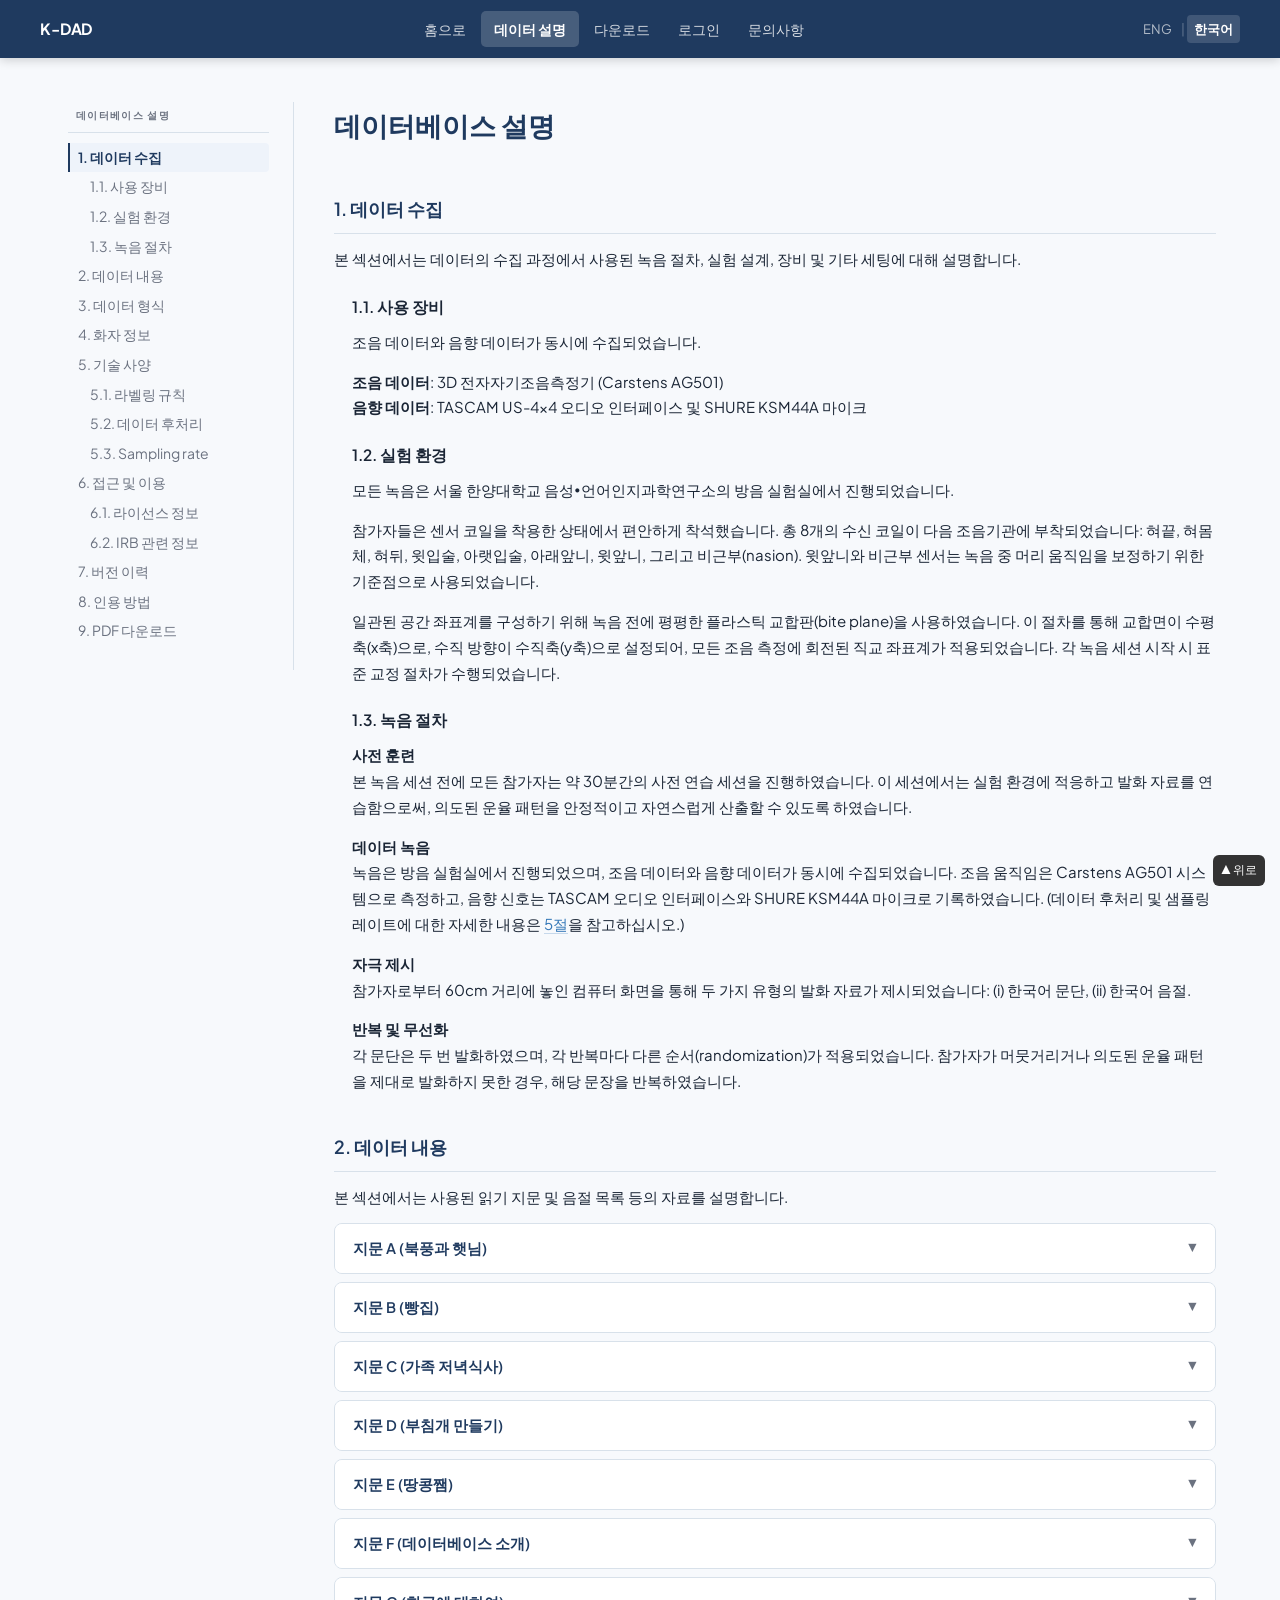
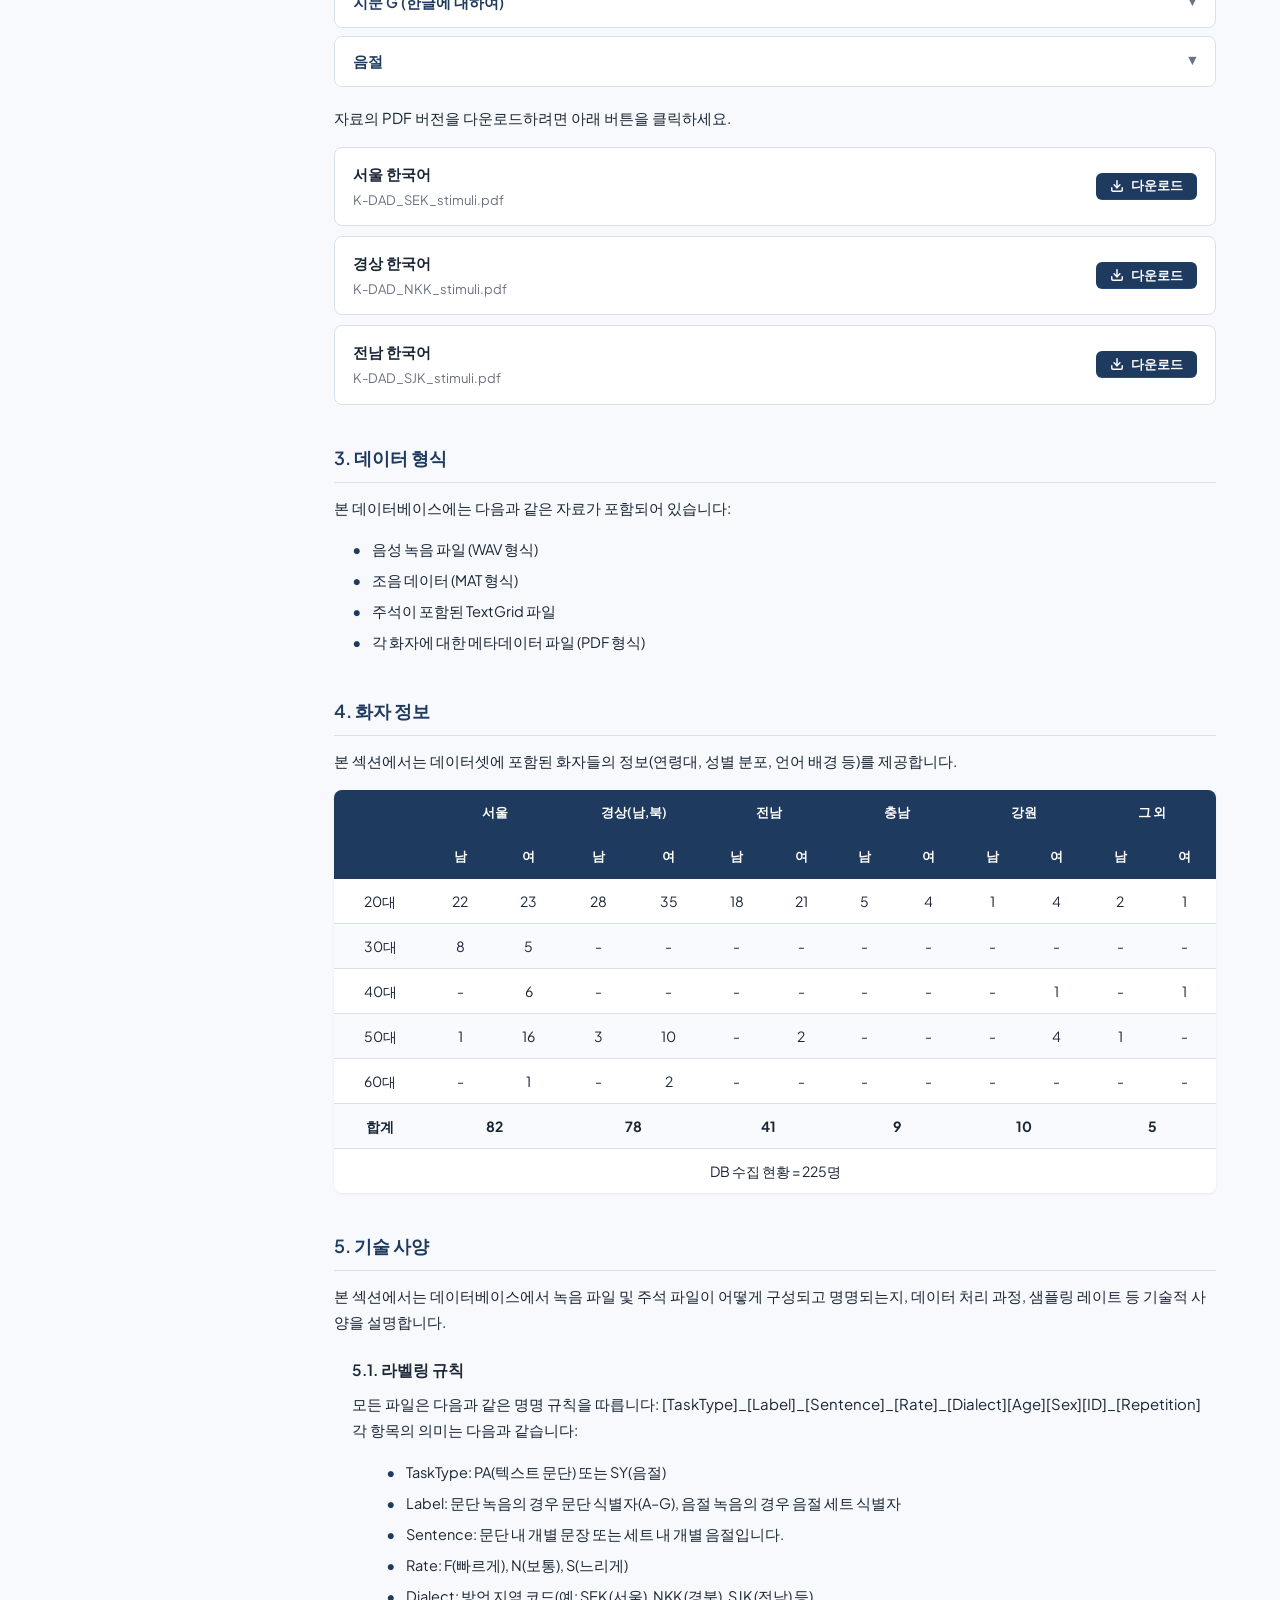
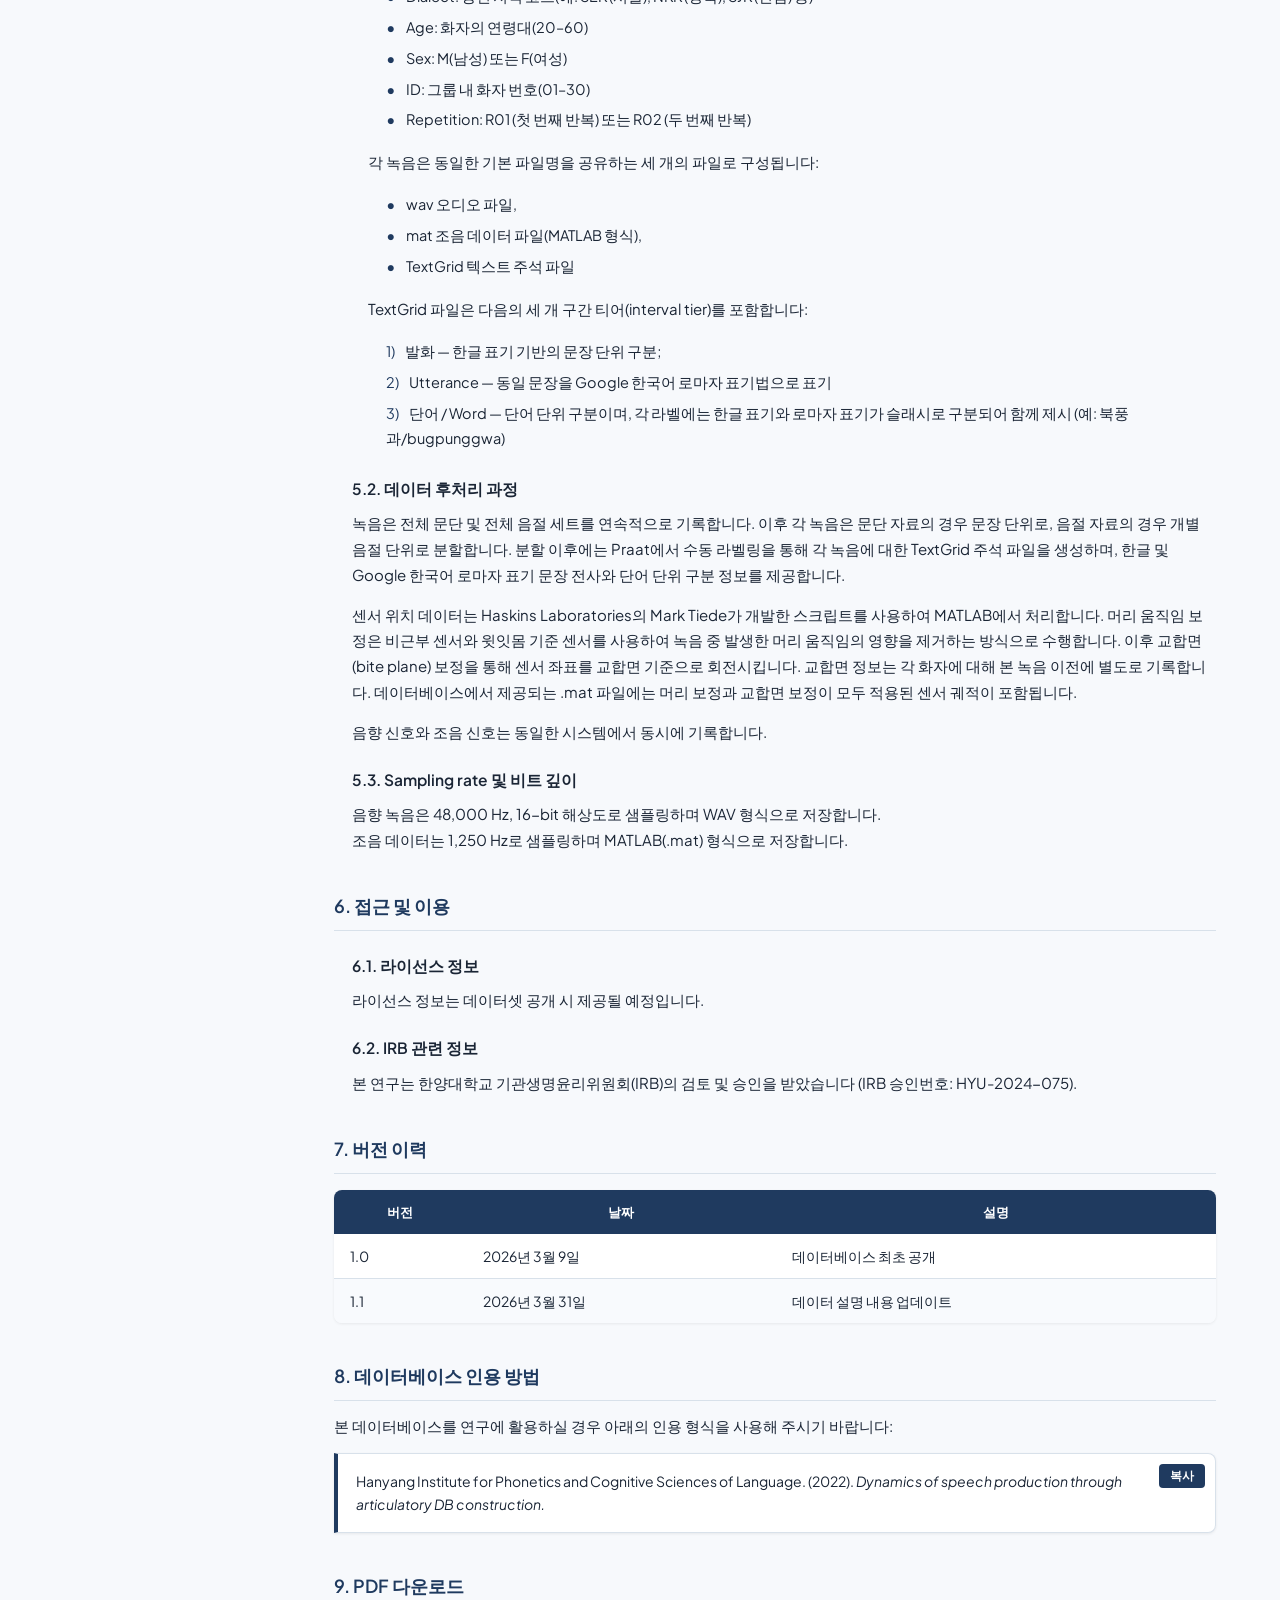
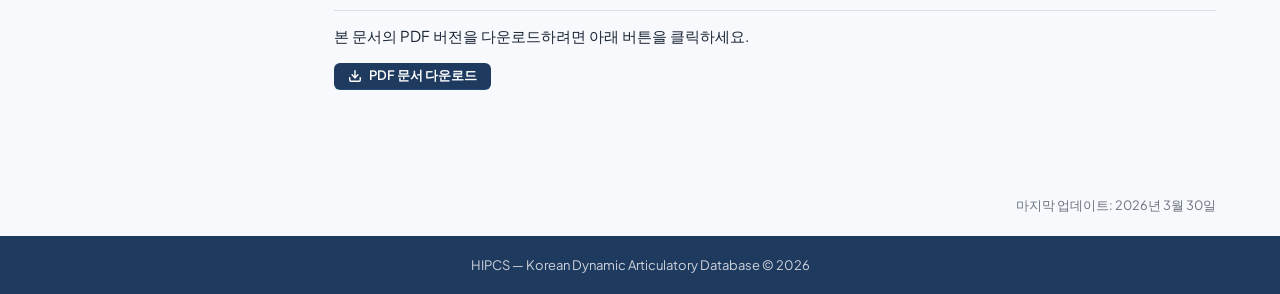
<file: pages/database_kor.html>
<!DOCTYPE html>
<html lang="ko">
<head>
  <meta charset="UTF-8">
  <meta name="viewport" content="width=device-width, initial-scale=1.0">
  <meta name="description" content="K-DAD 데이터베이스 설명 — 데이터 수집, 형식, 화자 정보 및 기술 사양">
  <title>K-DAD — 데이터베이스 설명</title>
  <link rel="stylesheet" href="../css/style.css">
  <link rel="icon" type="image/png" href="../images/favicon.png">
  <link href="https://fonts.googleapis.com/css2?family=Plus+Jakarta+Sans:wght@300;400;500;600;700&display=swap" rel="stylesheet">
</head>

<body>
<div class="main-wrapper">

  <nav class="navbar">
    <div class="nav-container">
      <div class="logo">K-DAD</div>
      <ul class="nav-links">
        <li><a href="../index_kor.html">홈으로</a></li>
        <li><a href="database_kor.html" class="active">데이터 설명</a></li>
        <li><a href="download_kor.html">다운로드</a></li>
        <li><a href="login_kor.html">로그인</a></li>
        <li><a href="contact_kor.html">문의사항</a></li>
      </ul>
      <div class="lang-toggle">
        <a href="database.html">ENG</a>
        <span>|</span>
        <a href="database_kor.html" class="active">한국어</a>
      </div>
      <button class="hamburger" aria-label="Toggle navigation menu">
        <svg width="22" height="22" viewBox="0 0 24 24" fill="none" stroke="currentColor" stroke-width="2.2" stroke-linecap="round"><line x1="3" y1="6" x2="21" y2="6"/><line x1="3" y1="12" x2="21" y2="12"/><line x1="3" y1="18" x2="21" y2="18"/></svg>
      </button>
    </div>
  </nav>

  <div class="page-layout">

    <aside class="sidebar">
      <h2>데이터베이스 설명</h2>
      <ul>
        <li><a href="#s1">1. 데이터 수집</a></li>
        <ul>
          <li><a href="#s1-1">1.1. 사용 장비</a></li>
          <li><a href="#s1-2">1.2. 실험 환경</a></li>
          <li><a href="#s1-3">1.3. 녹음 절차</a></li>
        </ul>
        <li><a href="#s2">2. 데이터 내용</a></li>
        <li><a href="#s3">3. 데이터 형식</a></li>
        <li><a href="#s4">4. 화자 정보</a></li>
        <li><a href="#s5">5. 기술 사양</a></li>
        <ul>
          <li><a href="#s5-1">5.1. 라벨링 규칙</a></li>
          <li><a href="#s5-2">5.2. 데이터 후처리</a></li>
          <li><a href="#s5-3">5.3. Sampling rate</a></li>
        </ul>
        <li><a href="#s6">6. 접근 및 이용</a></li>
        <ul>
          <li><a href="#s6-1">6.1. 라이선스 정보</a></li>
          <li><a href="#s6-2">6.2. IRB 관련 정보</a></li>
        </ul>
        <li><a href="#s7">7. 버전 이력</a></li>
        <li><a href="#s8">8. 인용 방법</a></li>
        <li><a href="#s9">9. PDF 다운로드</a></li>
      </ul>
    </aside>

    <section class="content">

      <h1>데이터베이스 설명</h1>

      <h2 id="s1" class="animate-on-scroll slide-in-left">1. 데이터 수집</h2>
      <p>
        본 섹션에서는 데이터의 수집 과정에서 사용된 녹음 절차, 실험 설계, 장비 및 기타 세팅에 대해 설명합니다.
      </p>

        <h3 id="s1-1">1.1. 사용 장비</h3>
        <p class="animate-on-scroll fade-in delay-1">조음 데이터와 음향 데이터가 동시에 수집되었습니다.</p>
        <p style="padding-left: 18px;" class="animate-on-scroll fade-in delay-2">
          <strong>조음 데이터</strong>: 3D 전자자기조음측정기 (Carstens AG501)<br>
          <strong>음향 데이터</strong>: TASCAM US-4x4 오디오 인터페이스 및 SHURE KSM44A 마이크</p>

        <h3 id="s1-2">1.2. 실험 환경</h3>
        <p class="animate-on-scroll fade-in delay-1">모든 녹음은 서울 한양대학교 음성∙언어인지과학연구소의 방음 실험실에서 진행되었습니다.</p>

        <p style="padding-left: 18px;" class="animate-on-scroll fade-in delay-2">참가자들은 센서 코일을 착용한 상태에서 편안하게 착석했습니다. 총 8개의 수신 코일이 다음 조음기관에 부착되었습니다: 혀끝, 혀몸체, 혀뒤, 윗입술, 아랫입술, 아래앞니, 윗앞니, 그리고 비근부(nasion). 윗앞니와 비근부 센서는 녹음 중 머리 움직임을 보정하기 위한 기준점으로 사용되었습니다.</p>

        <p style="padding-left: 18px;" class="animate-on-scroll fade-in delay-3">일관된 공간 좌표계를 구성하기 위해 녹음 전에 평평한 플라스틱 교합판(bite plane)을 사용하였습니다. 이 절차를 통해 교합면이 수평축(x축)으로, 수직 방향이 수직축(y축)으로 설정되어, 모든 조음 측정에 회전된 직교 좌표계가 적용되었습니다. 각 녹음 세션 시작 시 표준 교정 절차가 수행되었습니다.</p>

        <h3 id="s1-3">1.3. 녹음 절차</h3>
        <p class="animate-on-scroll fade-in delay-1"><strong>사전 훈련</strong><br>
        본 녹음 세션 전에 모든 참가자는 약 30분간의 사전 연습 세션을 진행하였습니다. 이 세션에서는 실험 환경에 적응하고 발화 자료를 연습함으로써, 의도된 운율 패턴을 안정적이고 자연스럽게 산출할 수 있도록 하였습니다.</p>

        <p style="padding-left: 18px;" class="animate-on-scroll fade-in delay-2"><strong>데이터 녹음</strong><br>
        녹음은 방음 실험실에서 진행되었으며, 조음 데이터와 음향 데이터가 동시에 수집되었습니다. 조음 움직임은 Carstens AG501 시스템으로 측정하고, 음향 신호는 TASCAM 오디오 인터페이스와 SHURE KSM44A 마이크로 기록하였습니다. (데이터 후처리 및 샘플링 레이트에 대한 자세한 내용은 <a href="#s5">5절</a>을 참고하십시오.)</p>

        <p style="padding-left: 18px;" class="animate-on-scroll fade-in delay-3"><strong>자극 제시</strong><br>
        참가자로부터 60cm 거리에 놓인 컴퓨터 화면을 통해 두 가지 유형의 발화 자료가 제시되었습니다: (i) 한국어 문단, (ii) 한국어 음절.</p>

        <p style="padding-left: 18px;" class="animate-on-scroll fade-in delay-4"><strong>반복 및 무선화</strong><br>
        각 문단은 두 번 발화하였으며, 각 반복마다 다른 순서(randomization)가 적용되었습니다. 참가자가 머뭇거리거나 의도된 운율 패턴을 제대로 발화하지 못한 경우, 해당 문장을 반복하였습니다.</p>

      <h2 id="s2" class="animate-on-scroll slide-in-left">2. 데이터 내용</h2>
      <p class="animate-on-scroll fade-in delay-1">본 섹션에서는 사용된 읽기 지문 및 음절 목록 등의 자료를 설명합니다.</p>

      <div class="collapsible-card">
        <div class="collapsible-header" onclick="this.parentElement.classList.toggle('open')">
          지문 A (북풍과 햇님)
          <span class="collapsible-arrow">▼</span>
        </div>
        <div class="collapsible-body">
          <p><strong>A. 한글</strong><br>
            S01: 북풍과 햇님이 서로 힘이 더 세다고 다투고 있을 때, 한 나그네가 따뜻한 외투를 입고 걸어왔습니다.<br>
            S02: 그들은 누구든지 나그네의 외투를 먼저 벗기는 이가 힘이 더 세다고 하기로 결정했습니다.<br>
            S03: 북풍은 힘껏 불었으나 불면 불수록 나그네는 외투를 단단히 여몄습니다.<br>
            S04: 결국 북풍은 햇님에게 차례를 넘겼습니다.<br>
            S05: 그 때에 햇님이 뜨거운 햇빛을 가만히 내려쬐니, 나그네는 외투를 얼른 벗었습니다.<br>
            S06: 이리하여 북풍은 햇님이 둘 중에 힘이 더 세다고 인정하지 않을 수 없었습니다.
          </p>

            <p><strong>B. Google 로마자 표기</strong><br>
            S01: BUGPUNGGWA HAESNIMI SEOLO HIMI DEO SEDAGO DATUGO ISSEUL TTAE, HAN NAGEUNEGA TTATTEUSHAN OETULEUL IBGO GEOLEOWASSSEUBNIDA.<br>
            S02: GEUDEULEUN NUGUDEUNJI NAGEUNEUI OETULEUL MEONJEO BEOSGINEUN IGA HIMI DEO SEDAGO HAGILO GYEOLJEONGHAESSSEUBNIDA.<br>
            S03: BUGPUNGEUN HIMKKEOS BULEOSSEUNA BULMYEON BULSULOG NAGEUNENEUN OETULEUL DANDANHI YEOMYEOSSSEUBNIDA.<br>
            S04: GYEOLGUG BUGPUNGEUN HAESNIMEGE CHALYELEUL NEOMGYEOSSSEUBNIDA.<br>
            S05: GEU TTAEE HAESNIMI TTEUGEOUN HAESBICHEUL GAMANHI NAELYEOJJOENI, NAGEUNENEUN OETULEUL EOLLEUN BEOSEOSSSEUBNIDA.<br>
            S06: ILIHAYEO BUGPUNGEUN HAESNIMI DUL JUNGE HIMI DEO SEDAGO INJEONGHAJI ANHEUL SU EOBSEOSSSEUBNIDA.
          </p>
        </div>
      </div>

      <div class="collapsible-card">
        <div class="collapsible-header" onclick="this.parentElement.classList.toggle('open')">
          지문 B (빵집)
          <span class="collapsible-arrow">▼</span>
        </div>
        <div class="collapsible-body">
          <p><strong>A. 한글</strong><br>
            S01: 얼마전 우리동네에 미마네라는 빵집이 생겼는데, 왼쪽에 마미네라는 빵집이 또 생겼어.<br>
            S02: 서로 나란히 붙어 있는데, 언제나 미마네만 가는 사람들과, 언제나 마미네만 가는 사람들로 나뉘었어.<br>
            S03: 그 빵집들은 경쟁적으로 이상한 새로운 메뉴를 계속 만들었는데, 웬일로 계피빵 대 양파빵 배틀이 벌어졌대.<br>
            S04: 모두 계피와 양파를 재료로 넣고 빵을 만들어, '양파미마빵', '계피미마빵', '양파마미빵', '계피마미빵', 이런 식으로 이름을 붙였대.<br>
            S05: 하지만 미마네는 '계피미마빵'보다는 '양파미마빵'에 집중했고, 반대로 마미네는 '양파마미빵'보다는 '계피마미빵'에 집중하게 되었어.<br>
            S06: 그래서 오로지 미마네만 가던 사람들과, 오로지 마미네만 가던 사람들이, 결국에는 두 빵집 모두 가게 되었어.<br>
            S07: 그러니까, 동네사람들은 양파빵을 먹고 싶을 때는 '양파마미빵'보다 '양파미마빵'을 먹으러 모두 다 미마네로 갔고, 계피빵이 먹고 싶을 때는, '계피미마빵'보다 '계피마미빵'을 먹으러 모두 다 마미네로 갔대.<br>
            S08: 이제 날씨도 으슬으슬 추워졌으니, 왠지 찐빵 배틀을 하면 더 좋을 것 같은데.<br>
            S09: 왜하지 않을까?
          </p>
          <p><strong>B. Google 로마자 표기</strong><br>
            S01: EOLMAJEON ULIDONGNEE MIMANELANEUN PPANGJIBI SAENGGYEOSSNEUNDE, OENJJOGE MAMINELANEUN PPANGJIBI TTO SAENGGYEOSSEO.<br>
            S02: SEOLO NALANHI BUTEO ISSNEUNDE, EONJENA MIMANEMAN GANEUN SALAMDEULGWA, EONJENA MAMINEMAN GANEUN SALAMDEULLO NANWIEOSSEO.<br>
            S03: GEU PPANGJIBDEULEUN GYEONGJAENGJEOGEULO ISANGHAN SAELOUN MENYULEUL GYESOG MANDEULEOSSNEUNDE, WENILLO GYEPIPPANG DAE YANGPAPPANG BAETEULI BEOLEOJYEOSSDAE.<br>
            S04: MODU GYEPIWA YANGPALEUL JAELYOLO NEOHGO PPANGEUL MANDEULEO, 'YANGPAMIMAPPANG', 'GYEPIMIMAPPANG', 'YANGPAMAMIPPANG', 'GYEPIMAMIPPANG', ILEON SIGEULO ILEUMEUL BUTYEOSSDAE.<br>
            S05: HAJIMAN MIMANENEUN 'GYEPIMIMAPPANG'BODANEUN 'YANGPAMIMAPPANG'E JIBJUNGHAESSGO, BANDAELO MAMINENEUN 'YANGPAMAMIPPANG'BODANEUN 'GYEPIMAMIPPANG'E JIBJUNGHAGE DOEEOSSEO.<br>
            S06: GEULAESEO OLOJI MIMANEMAN GADEON SALAMDEULGWA, OLOJI MAMINEMAN GADEON SALAMDEULI, GYEOLGUGENEUN DU PPANGJIB MODU GAGE DOEEOSSEO.<br>
            S07: GEULEONIKKA, DONGNESALAMDEULEUN YANGPAPPANGEUL MEOGGO SIPEUL TTAENEUN 'YANGPAMAMIPPANG'BODA 'YANGPAMIMAPPANG'EUL MEOGEULEO MODU DA MIMANELO GASSGO, GYEPIPPANGI MEOGGO SIPEUL TTAENEUN, 'GYEPIMIMAPPANG'BODA 'GYEPIMAMIPPANG'EUL MEOGEULEO MODU DA MAMINELO GASSDAE.<br>
            S08: IJE NALSSIDO EUSEULEUSEUL CHUWOJYEOSSEUNI, WAENJI JJINPPANG BAETEULEUL HAMYEON DEO JOHEUL GEOS GATEUNDE.<br>
            S09: WAEHAJI ANHEULKKA?
          </p>
        </div>
      </div>

      <div class="collapsible-card">
        <div class="collapsible-header" onclick="this.parentElement.classList.toggle('open')">
          지문 C (가족 저녁식사)
          <span class="collapsible-arrow">▼</span>
        </div>
        <div class="collapsible-body">
          <p><strong>A. 한글</strong><br>
            S01: 오늘 진짜 웃긴 일이 있었어.<br>
            S02: 점심 때 짜장면이 먹고 싶어서 짜장면을 시키려고 했는데, 갑자기 짜장면을 만들어 먹고 싶은 거야.<br>
            S03: 동생한테 같이 만들어 먹자고 하니까, 귀찮다고 그냥 시켜 먹자고 하더라고.<br>
            S04: 그래서 짜장면하고 또 뭐 시킬까 물어봤더니 짜장면하고 짬뽕을 시키자고 해서, 앱으로 주문하려고 하는데, 마침 엄마가 들어오시는 거야.<br>
            S05: 엄마는, 아빠도 곧 오시니까, 아빠가 좋아하시는 갈비탕을 시키던지, 아니면 탕수육이나 팔보채 중에 하나를 더 시키라고 하시더라고.<br>
            S06: 나는 팔보채를 시키자고 했는데, 동생은 팔보채보다 탕수육이 좋다고 해서 서로 티격태격하고 있었어.<br>
            S07: 그 때 아빠가 들어오셔서 싸울 거면 그냥 칼국수나 만들어 먹으라고 하시는 거야.<br>
            S08: 그래서 결국 가위바위보로 동생이 이기는 바람에 탕수육을 시키게 됐어.<br>
            S09: 그런데 배달 온 걸 보니까 황당하게 탕수육 대신 팔보채가 온 거 있지.<br>
            S10: 엄마가 중국집에 전화하려고 해서, 나는 엄마 대신에 아빠가 전화하는게 더 좋겠다고 했어.<br>
            S11: 그래서 아빠가 전화했는데, 배달 착오라고 했대.<br>
            S12: 결국 그냥 먹기로 했어.<br>
            S13: 다 먹고 났더니 동생 친구가 찐빵을 네 개 사와서, 찐빵은 차와 함께 깔끔하게 후식으로 나눠 먹었지.<br>
            S14: 그리고 밤에 바닷가 파도가 보고 싶어서 빠르게 정리하고 자전거로 해변가에 갔어.
          </p>
          <p><strong>B. Google 로마자 표기</strong><br>
            S01: ONEUL JINJJA USGIN ILI ISSEOSSEO.<br>
            S02: JEOMSIM TTAE JJAJANGMYEONI MEOGGO SIPEOSEO JJAJANGMYEONEUL SIKILYEOGO HAESSNEUNDE, GABJAGI JJAJANGMYEONEUL MANDEULEO MEOGGO SIPEUN GEOYA.<br>
            S03: DONGSAENGHANTE GATI MANDEULEO MEOGJAGO HANIKKA, GWICHANHDAGO GEUNYANG SIKYEO MEOGJAGO HADEOLAGO.<br>
            S04: GEULAESEO JJAJANGMYEONHAGO TTO MWO SIKILKKA MULEOBWASSDEONI JJAJANGMYEONHAGO JJAMPPONGEUL SIKIJAGO HAESEO, AEBEULO JUMUNHALYEOGO HANEUNDE, MACHIM EOMMAGA DEULEOOSINEUN GEOYA.<br>
            S05: EOMMANEUN, APPADO GOD OSINIKKA, APPAGA JOHAHASINEUN GALBITANGEUL SIKIDEONJI, ANIMYEON TANGSUYUGINA PALBOCHAE JUNGE HANALEUL DEO SIKILAGO HASIDEOLAGO.<br>
            S06: NANEUN PALBOCHAELEUL SIKIJAGO HAESSNEUNDE, DONGSAENGEUN PALBOCHAEBODA TANGSUYUGI JOHDAGO HAESEO SEOLO TIGYEOGTAEGYEOGHAGO ISSEOSSEO.<br>
            S07: GEU TTAE APPAGA DEULEOOSYEOSEO SSAUL GEOMYEON GEUNYANG KALGUGSUNA MANDEULEO MEOGEULAGO HASINEUN GEOYA.<br>
            S08: GEULAESEO GYEOLGUG GAWIBAWIBOLO DONGSAENGI IGINEUN BALAME TANGSUYUGEUL SIKIGE DWAESSEO.<br>
            S09: GEULEONDE BAEDAL ON GEOL BONIKKA HWANGDANGHAGE TANGSUYUG DAESIN PALBOCHAEGA ON GEO ISSJI.<br>
            S10: EOMMAGA JUNGGUGJIBE JEONHWAHALYEOGO HAESEO, NANEUN EOMMA DAESINE APPAGA JEONHWAHANEUNGE DEO JOHGESSDAGO HAESSEO.<br>
            S11: GEULAESEO APPAGA JEONHWAHAESSNEUNDE, BAEDAL CHAGOLAGO HAESSDAE.<br>
            S12: GYEOLGUG GEUNYANG MEOGGILO HAESSEO.<br>
            S13: DA MEOGGO NASSDEONI DONGSAENG CHINGUGA JJINPPANGEUL NE GAE SAWASEO, JJINPPANGEUN CHAWA HAMKKE KKALKKEUMHAGE HUSIGEULO NANWO MEOGEOSSJI.<br>
            S14: GEULIGO BAME BADASGA PADOGA BOGO SIPEOSEO PPALEUGE JEONGLIHAGO JAJEONGEOLO HAEBYEONGAE GASSEO.
          </p>
        </div>
      </div>

      <div class="collapsible-card">
        <div class="collapsible-header" onclick="this.parentElement.classList.toggle('open')">
          지문 D (부침개 만들기)
          <span class="collapsible-arrow">▼</span>
        </div>
        <div class="collapsible-body">
          <p><strong>A. 한글</strong><br>
            S01: 부침개 만드는 법 알려줄게.<br>
            S02: 진짜 쉬워.<br>
            S03: 재료는 냉장고에 있는 것들 위주로 이것 저것 준비하면 돼.<br>
            S04: 일단 김치, 당근, 바지락, 풋고추, 쪽파, 양파, 부침가루 등등이 있으면 좋고, 혹시 좋아하면 오징어도 준비하고.<br>
            S05: 아니면 오징어 대신 새우가 있으면 새우를 넣어도 좋고.<br>
            S06: 먼저, 바지락은 깨끗이 씻어 놓고, 김치는 송송 썰어.<br>
            S07: 당근이랑 양파는 채썰고, 풋고추, 쪽파는 대충 적당한 크기로 썰어 놔.<br>
            S08: 손을 베지 않게 조심하고.<br>
            S09: 오징어는 껍질을 벗기고, 손가락 한마디정도 크기로 썰면 돼.<br>
            S10: 새우를 넣을 거면, 작은 깐새우가 좋아.<br>
            S11: 재료 손질이 끝나면, 일단 부침가루와 물을 1대1로 넣고 잘 섞어.<br>
            S12: 그리고 나서 다른 재료들을 다 넣고 골고루 섞으면 준비가 끝나.<br>
            S13: 다 준비되면 후라이팬을 달궈 식용유를 두른 후, 반죽을 한 국자 정도 떠서 넣어.<br>
            S14: 이럴 때 센 불에서 익히면 금방 타니까 약불에서 익혀야 돼.<br>
            S15: 다 되면 초간장이나 레몬간장에 찍어먹으면 좋아.<br>
            S16: 간장에 홍고추나 청양고추를 다져 넣으면 더 좋고.
          </p>
          <p><strong>B. Google 로마자 표기</strong><br>
            S01: BUCHIMGAE MANDEUNEUN BEOB ALLYEOJULGE.<br>
            S02: JINJJA SWIWO.<br>
            S03: JAELYONEUN NAENGJANGGOE ISSNEUN GEOSDEUL WIJULO IGEOS JEOGEOS JUNBIHAMYEON DWAE.<br>
            S04: ILDAN GIMCHI, DANGGEUN, BAJILAG, PUSGOCHU, JJOGPA, YANGPA, BUCHIMGALU DEUNGDEUNGI ISSEUMYEON JOHGO, HOGSI JOHAHAMYEON OJINGEODO JUNBIHAGO.<br>
            S05: ANIMYEON OJINGEO DAESIN SAEUGA ISSEUMYEON SAEULEUL NEOHEODO JOHGO.<br>
            S06: MEONJEO, BAJILAGEUN KKAEKKEUSI SSISEO NOHGO, GIMCHINEUN SONGSONG SSEOLEO.<br>
            S07: DANGGEUNILANG YANGPANEUN CHAESSEOLGO, PUSGOCHU, JJOGPANEUN DAECHUNG JEOGDANGHAN KEUGILO SSEOLEO NWA.<br>
            S08: SONEUL BEJI ANHGE JOSIMHAGO.<br>
            S09: OJINGEONEUN KKEOBJILEUL BEOSGIGO, SONGALAG HANMADIJEONGDO KEUGILO SSEOLMYEON DWAE.<br>
            S10: SAEULEUL NEOHEUL GEOMYEON, JAGEUN KKANSAEUGA JOHA.<br>
            S11: JAELYO SONJILI KKEUTNAMYEON, ILDAN BUCHIMGALUWA MULEUL 1DAE1LO NEOHGO JAL SEOKKEO.<br>
            S12: GEULIGO NASEO DALEUN JAELYODEULEUL DA NEOHGO GOLGOLU SEOKKEUMYEON JUNBIGA KKEUTNA.<br>
            S13: DA JUNBIDOEMYEON HULAIPAENEUL DALGWO SIGYONGYULEUL DULEUN HU, BANJUGEUL HAN GUGJA JEONGDO TTEOSEO NEOHEO.<br>
            S14: ILEOL TTAE SEN BULESEO IGHIMYEON GEUMBANG TANIKKA YAGBULESEO IGHYEOYA DWAE.<br>
            S15: DA DOEMYEON CHOGANJANGINA LEMONGANJANGE JJIGEOMEOGEUMYEON JOHA.<br>
            S16: GANJANGE HONGGOCHUNA CHEONGYANGGOCHULEUL DAJYEO NEOHEUMYEON DEO JOHGO.
          </p>
        </div>
      </div>

      <div class="collapsible-card">
        <div class="collapsible-header" onclick="this.parentElement.classList.toggle('open')">
          지문 E (땅콩쨈)
          <span class="collapsible-arrow">▼</span>
        </div>
        <div class="collapsible-body">
          <p><strong>A. 한글</strong><br>
            S01: 오늘 오후에 출출해서 찬장을 열어보니, 웨하스, 땅콩쨈, 당근빵, 삼양라면, 쌈장라면, 신라면이 있더라구.<br>
            S02: 사실은 탕수육이 먹고 싶었지만, 일단 너무 배고파서 웨하스하고 당근빵과 땅콩쨈을 먹었어.<br>
            S03: 역시 국산당근빵과 국산땅콩쨈은 최고로 맛있어.<br>
            S04: 하지만 내가 좋아하는 우리동네 중국집의 국산탕수육엔 못 따라가지.<br>
            S05: 그래도 배고파서 삼양라면과 쌈장라면 중에 어떤 것을 골라 먹을까 고민하다 보니, 냉장고에 생굴이 있는 것이 떠올라서, 매운 신라면에 굴을 넣어 굴라면을 만들어 먹기로 했어.<br>
            S06: 냄새가 배지 않게 창문을 열어 놓고, 물을 막 끓이던 찰나에, 마침 동생이 소주와 막걸리를 사오는 것 있지.<br>
            S07: 굴라면에는 소주보다 왠지 막걸리가 잘 어울릴 것 같아서, 동생한테 굴라면 끓여서 막걸리랑 같이 먹자고 했어.<br>
            S08: 라면을 끓는 물에 막 넣으려고 하는데, 엄마가 시장 갔다 오시더니 밥을 바로 해 주시겠다는 거야.<br>
            S09: 김치찌개가 좋은지 된장찌개가 좋은지 내게 물어보셔서, 그럼 김치찌개에 굴과 라면사리를 넣어서 먹자고 했어.<br>
            S10: 그런데 그 옆에서 티비를 보시던 외할머니께서 외할아버지는 삼겹살을 드시고 싶다고 하셨다는 거야.<br>
            S11: 그래서 엄마가 굴과 라면사리를 넣은 김치찌개를 만들고, 삼겹살을 구워주셔서 맛있게 먹었지.<br>
            S12: 술은 막걸리 대신 김치찌개에 더 잘 어울리는 소주로 했어.
          </p>
          <p><strong>B. Google 로마자 표기</strong><br>
            S01: ONEUL OHUE CHULCHULHAESEO CHANJANGEUL YEOLEOBONI, WEHASEU, TTANGKONGJJAEM, DANGGEUNPPANG, SAMYANGLAMYEON, SSAMJANGLAMYEON, SINLAMYEONI ISSDEOLAGU.<br>
            S02: SASILEUN TANGSUYUGI MEOGGO SIPEOSSJIMAN, ILDAN NEOMU BAEGOPASEO WEHASEUHAGO DANGGEUNPPANGGWA TTANGKONGJJAEMEUL MEOGEOSSEO.<br>
            S03: YEOGSI GUGSANDANGGEUNPPANGGWA GUGSANTTANKONGJJAMEUN CHOEGOLO MASISSEO.<br>
            S04: HAJIMAN NAEGA JOHAHANEUN ULIDONGNE JUNGGUGJIBUEI GUGSANTANGSUYUGEN MOS TTALAGAJI.<br>
            S05: GEULAEDO BAEGOPASEO SAMYANGLAMYEONGWA SSAMJANGLAMYEON JUNGE EOTTEON GEOSEUL GOLLA MEOGEULKKA GOMINHADA BONI, NAENGJANGGOE SANGGULI ISSNEUN TTEOOLLASEO, MAEUN SINLAMYEON GULEUL NEOHEO GULLAMYEON MANDEULEO MEOKGILO HAESSEO.<br>
            S06: NAEMSAEGA BAEJI ANHGE CHANGMUNEUL YEOLEO NOHGO, MULEUL MAG KKEULHIDEON CHALNAE, MACHIM DONGSAENGI SOJUWA MAGGEOLLILEUL SAONEUN GEOS ISSJI.<br>
            S07: GULLAMYEONENEUN SOJUBODA WAENJI MAGGEOLLIGA JAL EOULLIL GEOS GATASEO, DONGSAENGHANTE GULLAMYEON KKEULHYEOSEO MAGGEOLLILANG GATI MEOGJAGO HAESSEO.<br>
            S08: LAMYEONEUL KKULHNEUN MULE MAG NEOHEULYEOGO HANEUNDE, EOMMAGA SIJANG GASSDA OSIDEONI BABEUL BALO HAE JUSIGESSDANEUN GEOYA.<br>
            S09: GIMCHIJJIGAEGA JOHEUNJI DOENJANGJJIGAEGA JOHEUNJI NAEGE MULEOBOSYEOSEO, GEULEOM GIMCHIJJIGAEE GULGWA LAMYEONSALILEUL NEOHEOSEO MEOGJAGO HAESSEO.<br>
            S10: GEULEONDE GEU YEOPESEO TIBILEUL BOSIDEON OEHALMEONIGGESEO OEHALABEOJINEUN SAMGYEOBSALEUL DEUSIGO SIPDAGO HASYEOSSDANEUN GEOYA.<br>
            S11: GEULAESEO EOMMAGA GULGWA LAMYEONSALILEUL NEOHEUN GIMCHIJJIGAELEUL MANDEULGO, SAMGYEOBSALEUL GUWEOJUSYEOSEO MASISSGE MEOGEOSSJI.<br>
            S12: SULEUN MAGGEOLLI DAESIN GIMCHIJJIGAEE DEO JAL EOULLINEUN SOJULO HAESSEO.
          </p>
        </div>
      </div>

      <div class="collapsible-card">
        <div class="collapsible-header" onclick="this.parentElement.classList.toggle('open')">
          지문 F (데이터베이스 소개)
          <span class="collapsible-arrow">▼</span>
        </div>
        <div class="collapsible-body">
          <p><strong>A. 한글</strong><br>
            S01: 이 자료는 대한민국 서울에 있는 한양대학교 음성-언어인지과학 연구소에서 구축 중인 데이터베이스의 일부입니다.<br>
            S02: 이 데이터베이스는 조음기관들의 움직임을 측정하는 전자자기조음측정기를 사용하여, 2026년 현재 20대에서 60대 사이의 남녀화자들이 한국어의 기본 자음과 모음, 그리고 간단한 문단을 발화한 것을 기록합니다.<br>
            S03: 이 자료에는 서울, 충청, 강원, 전라, 경상 등 대한민국 여러 지역의 방언이 포함됩니다.<br>
            S04: 이는 세계 최초로 개별 언어의 말소리를 체계적으로 기록한 조음 기반 데이터베이스이자, 우리말 조음에 대한 최초의 역학적 기록이라는 점에서 사료적 가치를 지닙니다.<br>
            S05: 향후 이 자료는 웹서비스를 통해 전 세계에 유포되어 한국어 및 한국어 연구의 세계화에 기여할 것입니다.
          </p>
          <p><strong>B. Google 로마자 표기</strong><br>
            S01: I JALYONEUN DAEHANMINGUG SEULE ISSNEUN HANYANGDAEHAGGYO EUMSEONG EONEOINJIGWAHAG YEONGUSOESEO GUCHUG JUNGIN DEITEOBEISEUEEUI ILBUIBNIDA.<br>
            S02: I DEITEOBEISEUNEUN JOEUMGIGWANDEULEUI UMJIGIMEUL CHEUGJEONGHANEUN JEONJAJAGIJOEUMCHEUGJEONGGILEUL SAYONGHAYEO, ICHEONISHIBINYEON HYEONJAE ISIBDAEESEO YUGSIBDAE SAIEUI NAMNYEOHWAJADEULI HANGUGEOEUI GIBON JAEUMGWA MOEUM, GEULIGO GANDANHAN MUNDANEUL BALHWAHAN GEOSEUL GILOKHABNIDA.<br>
            S03: I JALYOENEUN SEOUL, CHUNGCHEONG, GANGWON, JEONLA, GYEONGSANG DEUNG DAEHANMINGUG YEOLEO JIYEOGEUI BANGEONI POHAMDOEBNIDA.<br>
            S04: INEUN SEGYE CHOECHOLO GAEBYEOL EONEOEUI MALSOLILEUL CHEGYEJEOGEULO GILOKHAN JOEUM GIBAN DEITEOBEISEUIJA, ULIMAL JOEUME DAEHAN CHOECHOEUI YEOGHAGJEOG GILOGILANEUN JEOMESEO SALYOJEOG GACHILEUL JINIBNIDA.<br>
            S05: HYANGHU I JALYONEUN WEBSEOBISEULEUL TONGHAE JEON SEGYEE YUPODOEEO HANGUGEO MICH HANGUGEO YEONGUEUI SEGYEHWAE GIYEOHAL GEOSIBNIDA.
          </p>
        </div>
      </div>

      <div class="collapsible-card">
        <div class="collapsible-header" onclick="this.parentElement.classList.toggle('open')">
          지문 G (한글에 대하여)
          <span class="collapsible-arrow">▼</span>
        </div>
        <div class="collapsible-body">
          <p><strong>A. 한글</strong><br>
            S01: 우리 말은 한글이라는 문자체계를 통하여 글로 표기됩니다.<br>
            S02: 한글은 1443년에 조선의 세종대왕과 집현전 학자들에 의해 창제되어 1446년에 반포되었습니다.<br>
            S03: '훈민정음 해례본'에 따르면, 한글 자음은 과학적 원리에 근거하여 발음기관의 모양을 본떴으며, 모음은 하늘, 땅, 사람을 나타내어 전통적 우주관을 반영합니다.<br>
            S04: 예를 들어, 자음에서 어금니소리 글자인 'ㄱ(기역)'은 혀의 안쪽이 목구멍을 닫는 모양을 본떴으며, 혓소리 글자인 'ㄴ(니은)'은 혀끝이 윗잇몸에 붙는 모양을, 입술소리 글자인 'ㅁ(미음)'은 입의 모양을, 목청소리 글자인 'ㅇ(이응)'은 목구멍의 모양을 본떠서 제작된 것으로 알려져 있습니다.<br>
            S05: 또한, 모음에서 '·(아래아)'는 둥근 하늘의 모습을, 'ㅡ(으)'는 평평한 땅의 모습을, 'ㅣ(이)'는 서 있는 사람의 모습을 각각 본떴습니다.<br>
            S06: 즉, 하늘과 땅이 생기고 그 속에서 인간이 대지에 발을 딛고 생장한다는 이치를 담아, 이 세 글자가 조화롭게 엮인 다양한 모음자들이 만들어졌습니다.<br>
            S07: 2026년 현재 우리가 사용하는 한글에는 모두 스물 네 개의 글자가 있습니다.<br>
            S08: 기역, 니은, 디귿, 리을, 미음, 비읍, 시옷, 이응, 지읒, 치읓, 키읔, 티읕, 피읖, 히읗, 이렇게 열 네 개의 자음자가 있고, 아, 야, 어, 여, 오, 요, 우, 유, 으, 이, 이렇게 열 개의 모음자가 있습니다.
          </p>
          <p><strong>B. Google 로마자 표기</strong><br>
            S01: ULI MALEUN HANGEULILANEUN MUNJACHEGYELEUL TONGHAYEO GEULLO PYOGIDOEBNIDA.<br>
            S02: HANGEULEUN CHEONSABEAGSASHIBSAMNYEONE JOSEONEUI SEJONGDAEWANGGWA JIBHYEONJEON HAGJADEULE EUIHAE CHANGJEDOEEO CHEONSABAEGSASHIBYUGNYEONE BANPO DOEOSSSEUBNIDA.<br>
            S03: 'HUNMINJEONGEUM HAELYEBON'E TTALEUMYEON, HANGEUL JAEUMEUN GWAHAGJEOG WONLIE GEUNGEOHAYEO BALEUMGIGWANEUI MOYANGEUL BONTTEOSSEUMYEO, MOEUMEUN HANEUL, TTANG, SALAMEUL NATANAEEO JEONTONGJEOG UJUGWANEUL BANYEONGHABNIDA.<br>
            S04: YELEUL DEULEO, JAEUMESEO EOGEUMNISOLI GEULJAIN 'GIYEOG'EUN HYEOEUI ANJJOGI MOGGUMEONGEUL DADNEUN MOYANGEUL BONTTEOSSEUMYEO, HYEOSSOLI GULJAIN 'NIEUN'EUN GYEOKKEUTI WISISMOME BUTNEUN MOYANGEUL, IPSULSOLI GEULJAIN 'MIEUM'EUN IBEUI MOYANGEUL, MOKCHEONGSOLI GEULJAIN 'IEUNG'EUN MOGGUMEONGEUI MOYANGEUL BONTTEOSEO JEJAGDOEN GEOSEULO ALLYEOJEO ISSSEUBNIDA.<br>
            S05: TTOHAN, MOEUMESEO 'ALAEA'NEUN DUNGGEUN HANEULEUI MOSEUBEUL, 'EU'NEUN PYEONGPYEONGHAN TTANGEUI MOSEUBEUL, 'I'NEUN SEO ISSNEUN SALAMEUI MOSEUBEUL GAGGAG BONTTEOSSSEUBNIDA.<br>
            S06: JEUG, HANEULGWA TTANGI SAENGGIGO GEU SOGESEO INGANI DAEJIE BALEUL DIDGO SAENGJANGHANDANEUN ICHILEUL DAMA, I SE GEULJAGA JOHWALOBGE YEOKKIN DAYANGHAN MOEUMJADEULI MANDEULEOJEOSSSEUBNIDA.<br>
            S07: ICHEONISIBINYEON HYEONJAE ULIGA SAYONGHANEUN HANGEULENEUN MODU SEUMUL NE GAEEUI GEULJAGA ISSSEUBNIDA.<br>
            S08: GIYEOG, NIEUN, DIGEUD, LIEUL, MIEUM, BIEUB, SIOS, IEUNG, JIEUJ, CHIEUCH, KIEUK, TIEUT, PIEUP, HIEUH, ILEOHGE YEOL NE GAEEUI JAEUMJAGA ISSGO, A, YA, EO, YEO, O, YO, U, YU, EU, I, ILEOHGE YEOL GAEEUI, MOEUMJAGA ISSSEUBNIDA.
          </p>
        </div>
      </div>

      <div class="collapsible-card">
        <div class="collapsible-header" onclick="this.parentElement.classList.toggle('open')">
          음절
          <span class="collapsible-arrow">▼</span>
        </div>
        <div class="collapsible-body">

          <p><strong>CO_1</strong><br>
            Hangul: 사 마 다 따 짜 자 하 싸 타 나 카 까 파 바 빠 가 차 라<br>
            Romanization: SA MA DA TTA JJA JA HA SSA TA NA KKA PA BA PPA GA CHA
          </p>

          <p><strong>CO_2</strong><br>
            Hangul: 씨 피 치 키 디 삐 히 끼 시 비 리 기 지 띠 티 니 미 찌<br>
            Romanization: SSI PI CHI KI DI PPI HI KKI SI BI LI GI JI TTI TI NI MI JJI
          </p>

          <p><strong>CO_3</strong><br>
            Hangul: 주 꾸 누 뿌 루 구 쭈 뚜 추 투 두 후 푸 부 쿠 무 수 쑤<br>
            Romanization: JU KKU NU PPU LU GU JJU TTU CHU TU DU HU PU BU KU MU SU SSU
          </p>

          <p><strong>IV_1</strong><br>
            Hangul: 앙아 아카 아나 아타 아가 아다 아까 아빠 아싸 아파 아사 아마 아바 아따<br>
            Romanization: ANGA AKA ANA ATA AGA ADA AKKA APPA ASSA APA ASA AMA ABA ATTA
          </p>

          <p><strong>IV_2</strong><br>
            Hangul: 이니 이시 이디 이티 이비 이키 이끼 잉이 이씨 이피 이미 이기 이삐 이띠<br>
            Romanization: INI ISI IDI ITI IBI IKI IKKI INGI ISSI IPI IMI IGI IPPI ITTI
          </p>

          <p><strong>IV_3</strong><br>
            Hangul: 아기 아비 아씨 아니 아시 앙이 아키 아티 아띠 아미 아디 아삐 아피 아끼<br>
            Romanization: AGI ABI ASSI ANI ASI ANG-I AKI ATI ATTI AMI ADI APPI API AKKI
          </p>

          <p><strong>IV_4</strong><br>
            Hangul: 이사 이타 이싸 이다 이마 이까 이파 이빠 이카 이나 잉아 이가 이따 이바<br>
            Romanization: ISA ITA ISSA IDA IMA IKKA IPA IPPA IKA INA INGA IGA ITTA IBA
          </p>

          <p><strong>IV_5</strong><br>
            Hangul: 아뮤 아뵤 아먀 아뷰 아묘 아벼 아뱌 아며<br>
            Romanization: AMYU ABYO AMYA ABYU AMYO ABYEO ABYA AMYEO
          </p>

          <p><strong>CC_1</strong><br>
            Hangul: 암 았 악 앝 앞 압 앗 알 앋 앟 앛 앆 앙 안 앚 앜<br>
            Romanization: AM ASS AK AT AP AB AS AL AD AH ACH AKK ANG AN AJ AK
          </p>

          <p><strong>CC_2</strong><br>
            Hangul: 잌 잇 잍 일 잋 인 읻 잉 임 있 입 잏 익 잎 잊 읶<br>
            Romanization: IK IS IT IL ICH IN ID ING IM ISS IB IH IG IP IJ IKK
          </p>

          <p><strong>CC_3</strong><br>
            Hangul: 웄 웊 웆 욱 웋 욷 웉 웓 울 움 운 욲 웇 웁 웈 웅<br>
            Romanization: USS UP UJ UG UH UD UT US UL UM UN UKK UCH UB UK UNG
          </p>

          <p><strong>VO_1</strong><br>
            Hangul: 이 왜 와 아 유 에 오 애 여 요 의 외 워 위 으 야 웨 어 우<br>
            Romanization: I WAE WA A YU E O AE YEO YO EUI OE WO WI EU YA WE EO U
          </p>

          <p><strong>VO_2</strong><br>
            Hangul: 허 홰 호 히 후 하 해 효 혀 회 흐 화 휴 휘 훠 훼 헤 햐 희<br>
            Romanization: HEO HWAE HO HI HU HA HAE HYO HEO HOE HEU HWA HYU HWI HWO HWE HE HYA HEUI
          </p>

          <p><strong>VO_3</strong><br>
            Hangul: 뫄 뮤 뫼 머 미 며 모 마 믜 뫠 뮈 뭐 므 묘 매 뭬 메 먀 무<br>
            Romanization: MWA MYU MOE MEO MI MYEO MO MA MEUI MWAE MWI MWEO MEU MYO MAE MWE ME MYA MU
          </p>

          <p><strong>VO_4</strong><br>
            Hangul: 뵈 버 뵤 브 뷰 봐 보 뷔 배 바 뱌 븨 붸 베 벼 봬 비 붜 부<br>
            Romanization: BOE BEO BYO BEU BYU BWA BO BWI BAE BA BYA BEUI BWE BE BYEO BWAE BI BWEO BU
          </p>

          <p><strong>BI_1</strong><br>
            Hangul: 뿌 빠 뻐 뽀 쁘 뻬 빼 삐<br>
            Romanization: PPU PPA PPEO PPO PPEU PPE PPAE PPI
          </p>

          <p><strong>BI_2</strong><br>
            Hangul: 페 프 퍼 패 포 푸 파 피<br>
            Romanization: PE PEU PEO PAE PO PU PA PI
          </p>

          <p><strong>DA_1</strong><br>
            Hangul: 로 루 래 러 리 레 르 라<br>
            Romanization: LO LU LAE LEO LI LE LEU LA
          </p>

          <p><strong>DA_2</strong><br>
            Hangul: 두 다 디 도 대 드 더 데<br>
            Romanization: DU DA DI DO DAE DEU DEO DAE
          </p>

          <p><strong>DA_3</strong><br>
            Hangul: 따 뚜 뜨 때 또 띠 떼 떠<br>
            Romanization: TTA TTU TTEU TTAE TTO TTI TTE TTEO
          </p>

          <p><strong>DA_4</strong><br>
            Hangul: 토 테 태 타 터 티 투 트<br>
            Romanization: TO TE TAE TA TEO TI TU TEU
          </p>

          <p><strong>DA_5</strong><br>
            Hangul: 누 너 니 내 네 느 나 노<br>
            Romanization: NU NEO NI NAE NE NEU NA NO
          </p>

          <p><strong>DA_6</strong><br>
            Hangul: 스 새 세 수 소 서 시 사<br>
            Romanization: SEU SAE SE SU SO SEO SI SA
          </p>

          <p><strong>DA_7</strong><br>
            Hangul: 쌔 써 싸 쓰 씨 쎄 쏘 쑤<br>
            Romanization: SSAE SSEO SSA SSEU SSI SSE SSO SSU
          </p>

          <p><strong>PA_1</strong><br>
            Hangul: 자 저 재 제 즈 조 지 주<br>
            Romanization: JA JEO JAE JE JEU JO JI JU
          </p>

          <p><strong>PA_2</strong><br>
            Hangul: 짜 째 찌 쩌 쭈 쪼 쯔 쩨<br>
            Romanization: JJA JJAE JJI JJEO JJU JJO JJEU JJE
          </p>

          <p><strong>PA_3</strong><br>
            Hangul: 츠 치 초 추 처 채 차 체<br>
            Romanization: CHEU CHI CHO CHU CHEO CHAE CHA CHE
          </p>

          <p><strong>VE_1</strong><br>
            Hangul: 고 그 구 게 거 기 가 개<br>
            Romanization: GO GEU GU GAE GEO GI GA GAE
          </p>

          <p><strong>VE_2</strong><br>
            Hangul: 꾸 께 끄 끼 깨 까 꼬 꺼<br>
            Romanization: KKU KKE KKEU KKI KKAE KKA KKO KKEO
          </p>

          <p><strong>VE_3</strong><br>
            Hangul: 캐 커 케 카 키 코 크 쿠<br>
            Romanization: KAE KEO KE KA KI KO KEU KU
          </p>

        </div>
      </div>

      <p style="padding-top: 10px;" class="animate-on-scroll fade-in delay-1">
        자료의 PDF 버전을 다운로드하려면 아래 버튼을 클릭하세요.
      </p>

      <div class="download-list">
        <div class="download-item">
          <div class="download-item-info">
            <div class="download-item-name">서울 한국어</div>
            <div class="download-item-desc">K-DAD_SEK_stimuli.pdf</div>
          </div>
          <a href="../files/K-DAD_SEK_stimuli.pdf" target="_blank" rel="noopener noreferrer" class="btn btn-sm">
            <svg width="14" height="14" viewBox="0 0 24 24" fill="none" stroke="currentColor" stroke-width="2.5" stroke-linecap="round" stroke-linejoin="round"><path d="M21 15v4a2 2 0 0 1-2 2H5a2 2 0 0 1-2-2v-4"/><polyline points="7 10 12 15 17 10"/><line x1="12" y1="15" x2="12" y2="3"/></svg>
            다운로드
          </a>
        </div>

        <div class="download-item">
          <div class="download-item-info">
            <div class="download-item-name">경상 한국어</div>
            <div class="download-item-desc">K-DAD_NKK_stimuli.pdf</div>
          </div>
          <a href="../files/K-DAD_NKK_stimuli.pdf" target="_blank" rel="noopener noreferrer" class="btn btn-sm">
            <svg width="14" height="14" viewBox="0 0 24 24" fill="none" stroke="currentColor" stroke-width="2.5" stroke-linecap="round" stroke-linejoin="round"><path d="M21 15v4a2 2 0 0 1-2 2H5a2 2 0 0 1-2-2v-4"/><polyline points="7 10 12 15 17 10"/><line x1="12" y1="15" x2="12" y2="3"/></svg>
            다운로드
          </a>
        </div>

        <div class="download-item">
          <div class="download-item-info">
            <div class="download-item-name">전남 한국어</div>
            <div class="download-item-desc">K-DAD_SJK_stimuli.pdf</div>
          </div>
          <a href="../files/K-DAD_SJK_stimuli.pdf" target="_blank" rel="noopener noreferrer" class="btn btn-sm">
            <svg width="14" height="14" viewBox="0 0 24 24" fill="none" stroke="currentColor" stroke-width="2.5" stroke-linecap="round" stroke-linejoin="round"><path d="M21 15v4a2 2 0 0 1-2 2H5a2 2 0 0 1-2-2v-4"/><polyline points="7 10 12 15 17 10"/><line x1="12" y1="15" x2="12" y2="3"/></svg>
            다운로드
          </a>
        </div>
      </div>

      <h2 id="s3" class="animate-on-scroll slide-in-left">3. 데이터 형식</h2>
      <p>본 데이터베이스에는 다음과 같은 자료가 포함되어 있습니다:</p>
      <ul class="bullet-list">
        <li>음성 녹음 파일 (WAV 형식)</li>
        <li>조음 데이터 (MAT 형식)</li>
        <li>주석이 포함된 TextGrid 파일</li>
        <li>각 화자에 대한 메타데이터 파일 (PDF 형식)</li>
      </ul>

      <h2 id="s4" class="animate-on-scroll slide-in-left">4. 화자 정보</h2>
      <p>
        본 섹션에서는 데이터셋에 포함된 화자들의 정보(연령대, 성별 분포, 언어 배경 등)를 제공합니다.
      </p>

      <table id="speaker-table" style="text-align: center;">
        <thead>
          <tr>
            <th rowspan="2"></th>
            <th colspan="2">서울</th>
            <th colspan="2">경상(남,북)</th>
            <th colspan="2">전남</th>
            <th colspan="2">충남</th>
            <th colspan="2">강원</th>
            <th colspan="2">그 외</th>
          </tr>
          <tr>
            <th>남</th><th>여</th>
            <th>남</th><th>여</th>
            <th>남</th><th>여</th>
            <th>남</th><th>여</th>
            <th>남</th><th>여</th>
            <th>남</th><th>여</th>
          </tr>
        </thead>
        <tbody>
          <tr>
            <td>20대</td>
            <td>22</td><td>23</td>
            <td>28</td><td>35</td>
            <td>18</td><td>21</td>
            <td>5</td><td>4</td>
            <td>1</td><td>4</td>
            <td>2</td><td>1</td>
          </tr>
          <tr>
            <td>30대</td>
            <td>8</td><td>5</td>
            <td>-</td><td>-</td>
            <td>-</td><td>-</td>
            <td>-</td><td>-</td>
            <td>-</td><td>-</td>
            <td>-</td><td>-</td>
          </tr>
          <tr>
            <td>40대</td>
            <td>-</td><td>6</td>
            <td>-</td><td>-</td>
            <td>-</td><td>-</td>
            <td>-</td><td>-</td>
            <td>-</td><td>1</td>
            <td>-</td><td>1</td>
          </tr>
          <tr>
            <td>50대</td>
            <td>1</td><td>16</td>
            <td>3</td><td>10</td>
            <td>-</td><td>2</td>
            <td>-</td><td>-</td>
            <td>-</td><td>4</td>
            <td>1</td><td>-</td>
          </tr>
          <tr>
            <td>60대</td>
            <td>-</td><td>1</td>
            <td>-</td><td>2</td>
            <td>-</td><td>-</td>
            <td>-</td><td>-</td>
            <td>-</td><td>-</td>
            <td>-</td><td>-</td>
          </tr>
          <tr id="total-row" style="text-align: center;">
            <td><strong>합계</strong></td>
          </tr>
          <tr id="caption-row">
            <td colspan="13" style="text-align: center;" id="grand-total-caption"></td>
          </tr>
        </tbody>
      </table>

      <script>
        (function() {
          const table = document.getElementById('speaker-table');
          const dataRows = table.querySelectorAll('tbody tr:not(#total-row):not(#caption-row)');
          const numCols = 6;
          const colTotals = Array(numCols).fill(0);

          dataRows.forEach(row => {
            const cells = row.querySelectorAll('td');
            for (let i = 0; i < numCols; i++) {
              const m = parseInt(cells[i * 2 + 1].textContent.trim()) || 0;
              const f = parseInt(cells[i * 2 + 2].textContent.trim()) || 0;
              colTotals[i] += m + f;
            }
          });

          const totalRow = document.getElementById('total-row');
          colTotals.forEach(sum => {
            const td = document.createElement('td');
            td.setAttribute('colspan', '2');
            td.innerHTML = `<strong>${sum}</strong>`;
            totalRow.appendChild(td);
          });

          const grandTotal = colTotals.reduce((a, b) => a + b, 0);
          document.getElementById('grand-total-caption').textContent =
            `DB 수집 현황 = ${grandTotal}명`;
        })();
      </script>

      <h2 id="s5" class="animate-on-scroll slide-in-left">5. 기술 사양</h2>
      <p>
        본 섹션에서는 데이터베이스에서 녹음 파일 및 주석 파일이 어떻게 구성되고 명명되는지, 데이터 처리 과정, 샘플링 레이트 등 기술적 사양을 설명합니다.
      </p>

        <h3 id="s5-1">5.1. 라벨링 규칙</h3>
        <p>모든 파일은 다음과 같은 명명 규칙을 따릅니다:
          [TaskType]_[Label]_[Sentence]_[Rate]_[Dialect][Age][Sex][ID]_[Repetition] 
          <br>
          각 항목의 의미는 다음과 같습니다:
        </p>

          <ul class="bullet-list" style="padding-left: 34px;">
            <li>TaskType: PA(텍스트 문단) 또는 SY(음절)</li>
            <li>Label: 문단 녹음의 경우 문단 식별자(A–G), 음절 녹음의 경우 음절 세트 식별자</li>
            <li>Sentence: 문단 내 개별 문장 또는 세트 내 개별 음절입니다.</li>
            <li>Rate: F(빠르게), N(보통), S(느리게)</li>
            <li>Dialect: 방언 지역 코드(예: SEK (서울), NKK (경북), SJK (전남) 등)</li>
            <li>Age: 화자의 연령대(20–60)</li>
            <li>Sex: M(남성) 또는 F(여성)</li>
            <li>ID: 그룹 내 화자 번호(01–30)</li>
            <li>Repetition: R01 (첫 번째 반복) 또는 R02 (두 번째 반복)</li>
          </ul>
          
          <p style="padding-left: 34px;">
          각 녹음은 동일한 기본 파일명을 공유하는 세 개의 파일로 구성됩니다:  
          </p>

          <ul class="bullet-list" style="padding-left: 34px;">
            <li>wav 오디오 파일, </li>
            <li>mat 조음 데이터 파일(MATLAB 형식), </li>
            <li>TextGrid 텍스트 주석 파일</li>
          </ul>

          <p style="padding-left: 34px;">
          TextGrid 파일은 다음의 세 개 구간 티어(interval tier)를 포함합니다:  
          </p>

          <ol class="numbered-list" style="padding-left: 34px;">
            <li>발화 — 한글 표기 기반의 문장 단위 구분;</li>
            <li>Utterance — 동일 문장을 Google 한국어 로마자 표기법으로 표기</li>
            <li>단어 / Word — 단어 단위 구분이며, 각 라벨에는 한글 표기와 로마자 표기가 슬래시로 구분되어 함께 제시 (예: 북풍과/bugpunggwa)</li>
          </ol>

        <h3 id="s5-2">5.2. 데이터 후처리 과정</h3>        
        <p>녹음은 전체 문단 및 전체 음절 세트를 연속적으로 기록합니다. 이후 각 녹음은 문단 자료의 경우 문장 단위로, 음절 자료의 경우 개별 음절 단위로 분할합니다. 분할 이후에는 Praat에서 수동 라벨링을 통해 각 녹음에 대한 TextGrid 주석 파일을 생성하며, 한글 및 Google 한국어 로마자 표기 문장 전사와 단어 단위 구분 정보를 제공합니다.</p>
        
        <p style="padding-left: 18px;">센서 위치 데이터는 Haskins Laboratories의 Mark Tiede가 개발한 스크립트를 사용하여 MATLAB에서 처리합니다. 머리 움직임 보정은 비근부 센서와 윗잇몸 기준 센서를 사용하여 녹음 중 발생한 머리 움직임의 영향을 제거하는 방식으로 수행합니다. 이후 교합면(bite plane) 보정을 통해 센서 좌표를 교합면 기준으로 회전시킵니다. 교합면 정보는 각 화자에 대해 본 녹음 이전에 별도로 기록합니다. 데이터베이스에서 제공되는 .mat 파일에는 머리 보정과 교합면 보정이 모두 적용된 센서 궤적이 포함됩니다.</p>
        
        <p style="padding-left: 18px;">음향 신호와 조음 신호는 동일한 시스템에서 동시에 기록합니다.</p>

        <h3 id="s5-3">5.3. Sampling rate 및 비트 깊이</h3>
        <p>음향 녹음은 48,000 Hz, 16-bit 해상도로 샘플링하며 WAV 형식으로 저장합니다.<br>
           조음 데이터는 1,250 Hz로 샘플링하며 MATLAB(.mat) 형식으로 저장합니다.</p>

      <h2 id="s6" class="animate-on-scroll slide-in-left">6. 접근 및 이용</h2>

        <h3 id="s6-1">6.1. 라이선스 정보</h3>
        <p class="animate-on-scroll fade-in delay-1">라이선스 정보는 데이터셋 공개 시 제공될 예정입니다.</p>

        <h3 id="s6-2">6.2. IRB 관련 정보</h3>
        <p class="animate-on-scroll fade-in delay-1">본 연구는 한양대학교 기관생명윤리위원회(IRB)의 검토 및 승인을 받았습니다 (IRB 승인번호: HYU-2024-075).</p>

      <h2 id="s7" class="animate-on-scroll slide-in-left">7. 버전 이력</h2>
      <table class="animate-on-scroll fade-in">
        <thead>
          <tr>
            <th>버전</th>
            <th>날짜</th>
            <th>설명</th>
          </tr>
        </thead>
        <tbody>
          <tr>
            <td>1.0</td>
            <td>2026년 3월 9일</td>
            <td>데이터베이스 최초 공개</td>
          </tr>
          <tr>
            <td>1.1</td>
            <td>2026년 3월 31일</td>
            <td>데이터 설명 내용 업데이트</td>
          </tr>
        </tbody>
      </table>

      <h2 id="s8" class="animate-on-scroll slide-in-left">8. 데이터베이스 인용 방법</h2>
      <p>
        본 데이터베이스를 연구에 활용하실 경우 아래의 인용 형식을 사용해 주시기 바랍니다:
      </p>
      <div class="citation-block">
        <span id="citation-text">Hanyang Institute for Phonetics and Cognitive Sciences of Language. (2022). <i>Dynamics of speech production through articulatory DB construction.</i></span>
        <button class="btn-copy" id="copy-citation">복사</button>
      </div>

      <h2 id="s9" class="animate-on-scroll slide-in-left">9. PDF 다운로드</h2>
      <p>
        본 문서의 PDF 버전을 다운로드하려면 아래 버튼을 클릭하세요.
      </p>
      <a href="files/K-DAD_test.pdf" target="_blank" rel="noopener noreferrer" class="btn btn-sm">
        <svg width="14" height="14" viewBox="0 0 24 24" fill="none" stroke="currentColor" stroke-width="2.5" stroke-linecap="round" stroke-linejoin="round"><path d="M21 15v4a2 2 0 0 1-2 2H5a2 2 0 0 1-2-2v-4"/><polyline points="7 10 12 15 17 10"/><line x1="12" y1="15" x2="12" y2="3"/></svg>
        PDF 문서 다운로드
      </a>

    </section>
  </div>

  <div class="last-updated">마지막 업데이트: 2026년 3월 30일</div>

  <a href="#top" class="back-to-top">▲ 위로</a>

</div>

<footer class="footer">
  <p>HIPCS &mdash; Korean Dynamic Articulatory Database &copy; 2026</p>
</footer>

<script src="../js/script.js" defer></script>
</body>
</html>
</file>
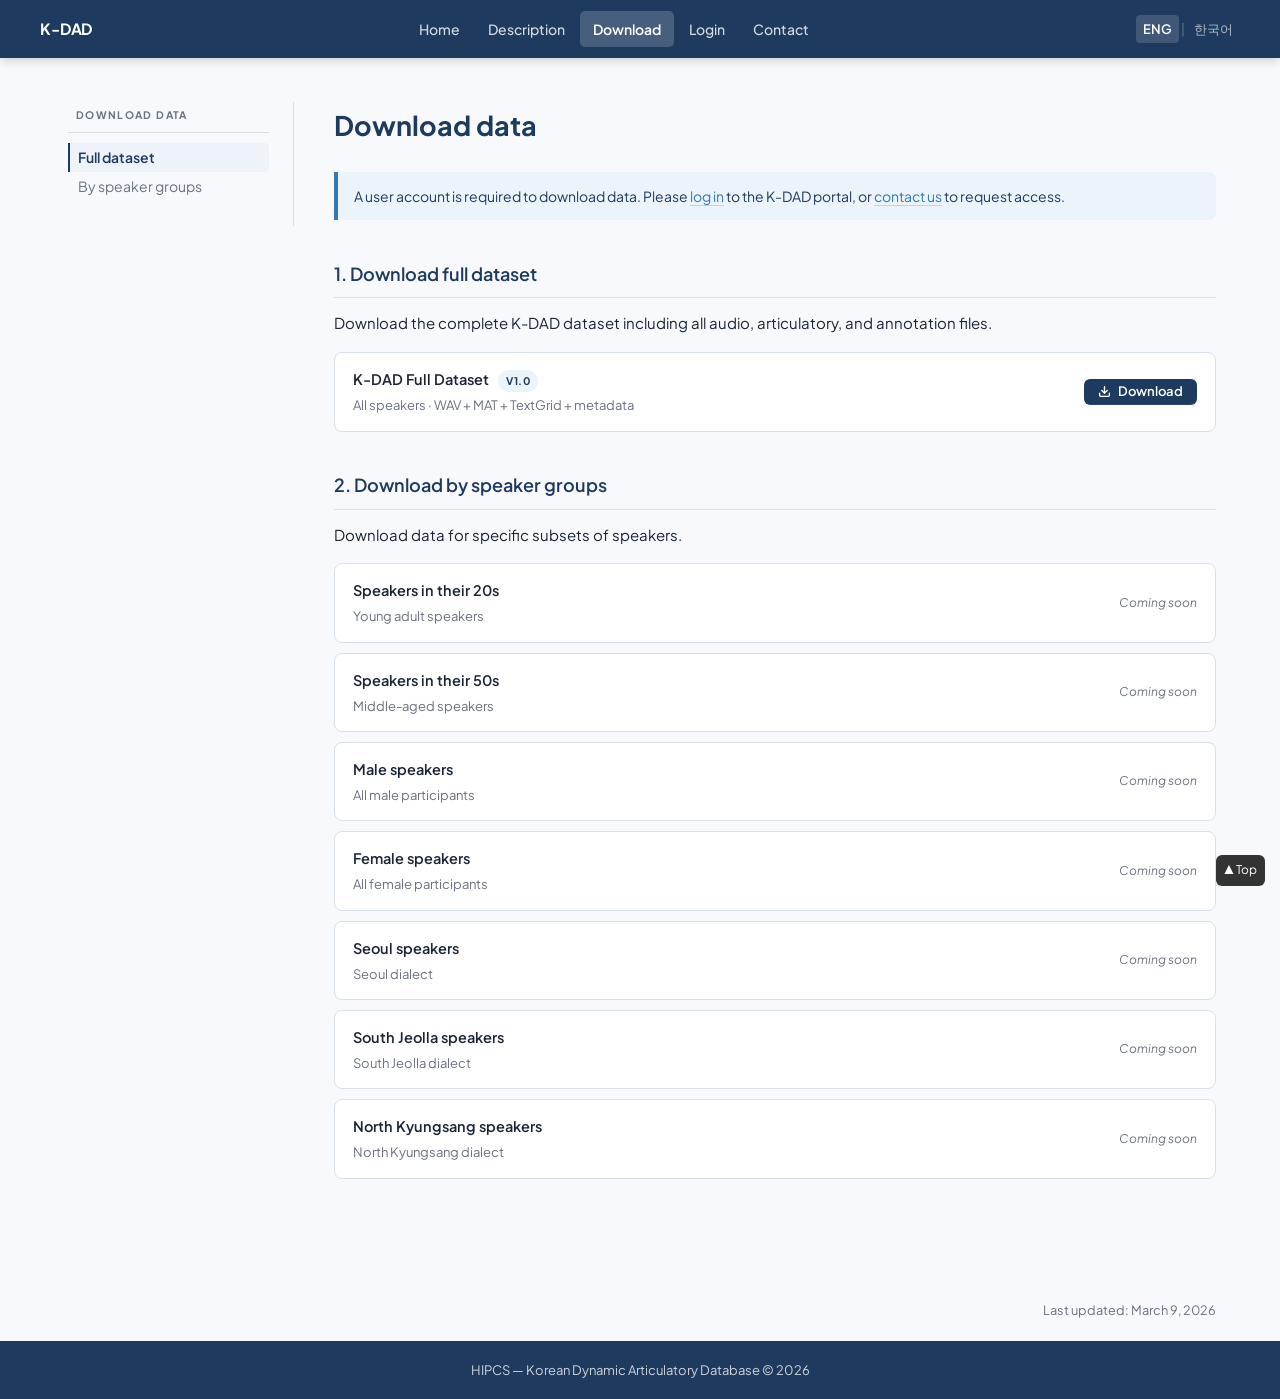
<file: pages/download.html>
<!DOCTYPE html>
<html lang="en">
<head>
  <meta charset="UTF-8">
  <meta name="viewport" content="width=device-width, initial-scale=1.0">
  <meta name="description" content="K-DAD Download — access the full dataset or download by speaker groups">
  <title>K-DAD — Download</title>
  <link rel="stylesheet" href="../css/style.css">
  <link rel="icon" type="image/png" href="../images/favicon.png">
  <link href="https://fonts.googleapis.com/css2?family=Plus+Jakarta+Sans:wght@300;400;500;600;700&display=swap" rel="stylesheet">
</head>

<body>
<div class="main-wrapper">

  <nav class="navbar">
    <div class="nav-container">
      <div class="logo">K-DAD</div>
      <ul class="nav-links">
        <li><a href="../index.html">Home</a></li>
        <li><a href="database.html">Description</a></li>
        <li><a href="download.html" class="active">Download</a></li>
        <li><a href="login.html">Login</a></li>
        <li><a href="contact.html">Contact</a></li>
      </ul>
      <div class="lang-toggle">
        <a href="download.html" class="active">ENG</a>
        <span>|</span>
        <a href="download_kor.html">한국어</a>
      </div>
      <button class="hamburger" aria-label="Toggle navigation menu">
        <svg width="22" height="22" viewBox="0 0 24 24" fill="none" stroke="currentColor" stroke-width="2.2" stroke-linecap="round"><line x1="3" y1="6" x2="21" y2="6"/><line x1="3" y1="12" x2="21" y2="12"/><line x1="3" y1="18" x2="21" y2="18"/></svg>
      </button>
    </div>
  </nav>

  <div class="page-layout">

    <aside class="sidebar">
      <h2>Download data</h2>
      <ul>
        <li><a href="#full">Full dataset</a></li>
        <li><a href="#groups">By speaker groups</a></li>
      </ul>
    </aside>

    <section class="content">

      <h1>Download data</h1>

      <div class="info-box animate-on-scroll scale-in">
        A user account is required to download data. Please <a href="login.html">log in</a> to the K-DAD portal, or <a href="contact.html">contact us</a> to request access.
      </div>

      <h2 id="full" class="animate-on-scroll slide-in-left">1. Download full dataset</h2>
      <p>Download the complete K-DAD dataset including all audio, articulatory, and annotation files.</p>

      <div class="download-list">
        <div class="download-item animate-on-scroll slide-in-up">
          <div class="download-item-info">
            <div class="download-item-name">K-DAD Full Dataset <span class="badge">v1.0</span></div>
            <div class="download-item-desc">All speakers · WAV + MAT + TextGrid + metadata</div>
          </div>
          <a href="full_data.zip" class="btn btn-sm">
            <svg width="13" height="13" viewBox="0 0 24 24" fill="none" stroke="currentColor" stroke-width="2.5" stroke-linecap="round" stroke-linejoin="round"><path d="M21 15v4a2 2 0 0 1-2 2H5a2 2 0 0 1-2-2v-4"/><polyline points="7 10 12 15 17 10"/><line x1="12" y1="15" x2="12" y2="3"/></svg>
            Download
          </a>
        </div>
      </div>

      <h2 id="groups" class="animate-on-scroll slide-in-left">2. Download by speaker groups</h2>
      <p>Download data for specific subsets of speakers.</p>

      <div class="download-list">

        <div class="download-item animate-on-scroll slide-in-up">
          <div class="download-item-info">
            <div class="download-item-name">Speakers in their 20s</div>
            <div class="download-item-desc">Young adult speakers</div>
          </div>
          <span class="download-item-coming">Coming soon</span>
        </div>

        <div class="download-item animate-on-scroll slide-in-up">
          <div class="download-item-info">
            <div class="download-item-name">Speakers in their 50s</div>
            <div class="download-item-desc">Middle-aged speakers</div>
          </div>
          <span class="download-item-coming">Coming soon</span>
        </div>

        <div class="download-item animate-on-scroll slide-in-up">
          <div class="download-item-info">
            <div class="download-item-name">Male speakers</div>
            <div class="download-item-desc">All male participants</div>
          </div>
          <span class="download-item-coming">Coming soon</span>
        </div>

        <div class="download-item animate-on-scroll slide-in-up">
          <div class="download-item-info">
            <div class="download-item-name">Female speakers</div>
            <div class="download-item-desc">All female participants</div>
          </div>
          <span class="download-item-coming">Coming soon</span>
        </div>

        <div class="download-item animate-on-scroll slide-in-up">
          <div class="download-item-info">
            <div class="download-item-name">Seoul speakers</div>
            <div class="download-item-desc">Seoul dialect</div>
          </div>
          <span class="download-item-coming">Coming soon</span>
        </div>

        <div class="download-item animate-on-scroll slide-in-up">
          <div class="download-item-info">
            <div class="download-item-name">South Jeolla speakers</div>
            <div class="download-item-desc">South Jeolla dialect</div>
          </div>
          <span class="download-item-coming">Coming soon</span>
        </div>

        <div class="download-item animate-on-scroll slide-in-up">
          <div class="download-item-info">
            <div class="download-item-name">North Kyungsang speakers</div>
            <div class="download-item-desc">North Kyungsang dialect</div>
          </div>
          <span class="download-item-coming">Coming soon</span>
        </div>

      </div>

    </section>
  </div>

  <div class="last-updated">Last updated: March 9, 2026</div>

  <a href="#top" class="back-to-top">▲ Top</a>

</div>

<footer class="footer">
  <p>HIPCS &mdash; Korean Dynamic Articulatory Database &copy; 2026</p>
</footer>

<script src="../js/script.js" defer></script>
</body>
</html>
</file>
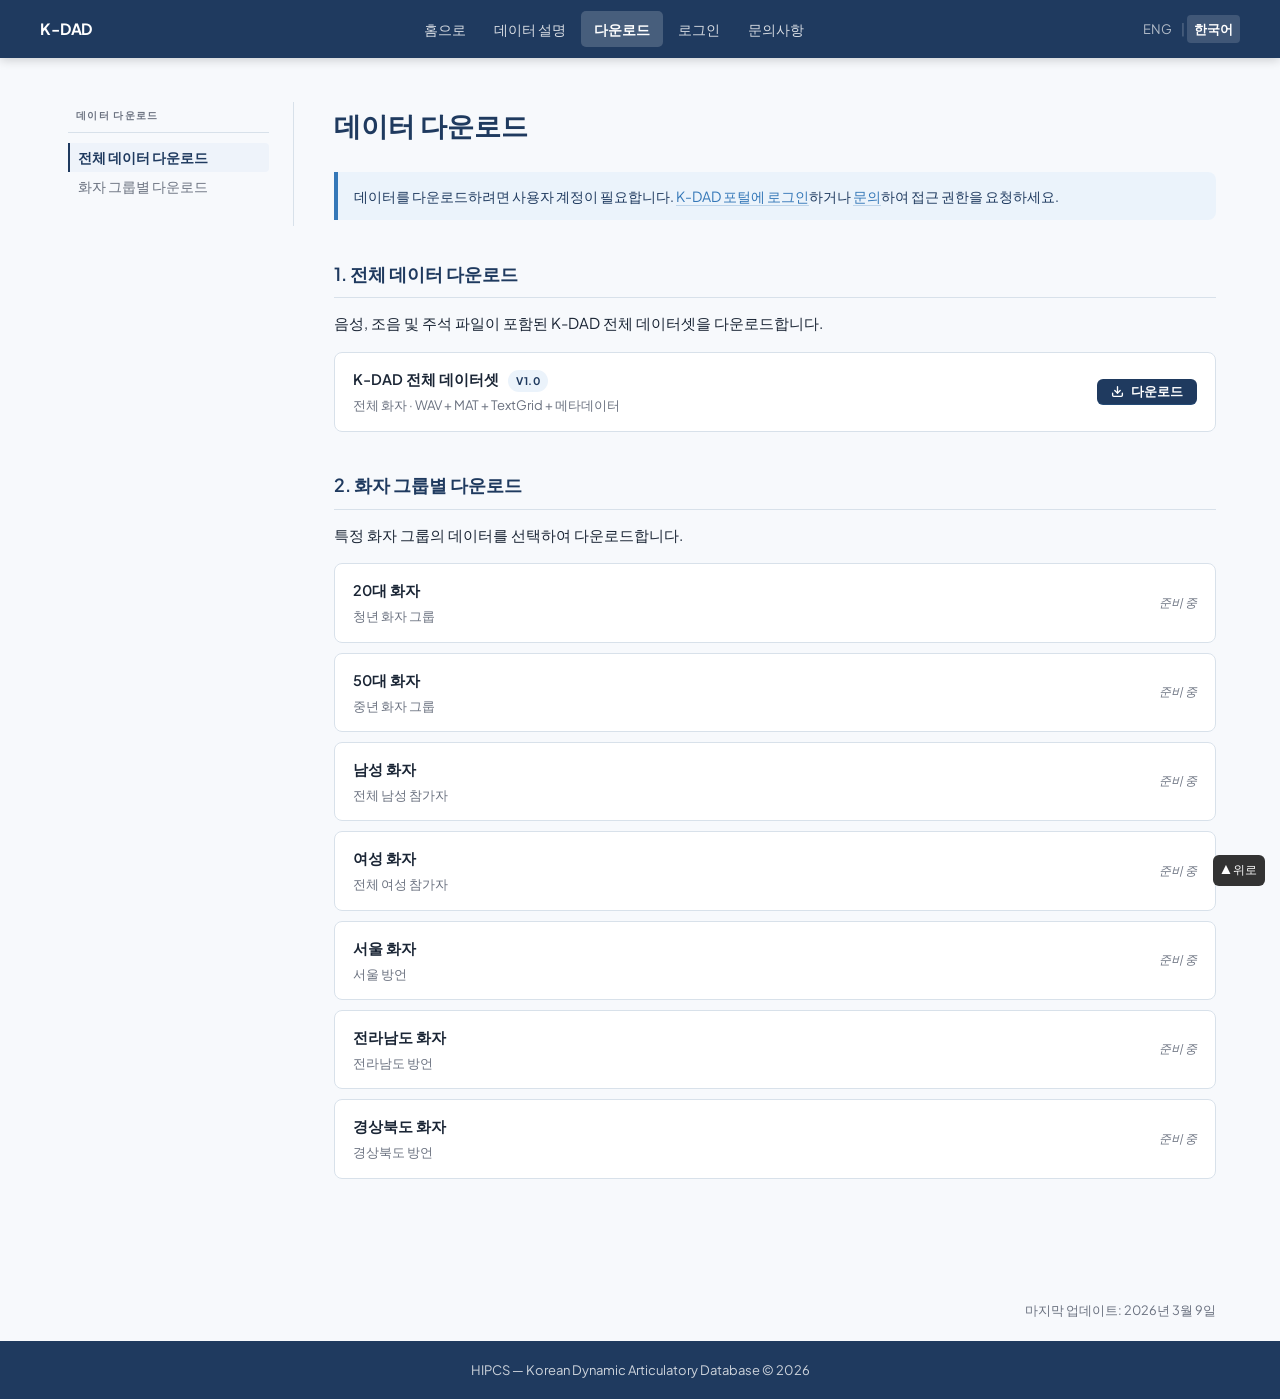
<file: pages/download_kor.html>
<!DOCTYPE html>
<html lang="ko">
<head>
  <meta charset="UTF-8">
  <meta name="viewport" content="width=device-width, initial-scale=1.0">
  <meta name="description" content="K-DAD 데이터 다운로드 — 전체 데이터셋 또는 화자 그룹별 다운로드">
  <title>K-DAD — 데이터 다운로드</title>
  <link rel="stylesheet" href="../css/style.css">
  <link rel="icon" type="image/png" href="../images/favicon.png">
  <link href="https://fonts.googleapis.com/css2?family=Plus+Jakarta+Sans:wght@300;400;500;600;700&display=swap" rel="stylesheet">
</head>

<body>
<div class="main-wrapper">

  <nav class="navbar">
    <div class="nav-container">
      <div class="logo">K-DAD</div>
      <ul class="nav-links">
        <li><a href="../index_kor.html">홈으로</a></li>
        <li><a href="database_kor.html">데이터 설명</a></li>
        <li><a href="download_kor.html" class="active">다운로드</a></li>
        <li><a href="login_kor.html">로그인</a></li>
        <li><a href="contact_kor.html">문의사항</a></li>
      </ul>
      <div class="lang-toggle">
        <a href="download.html">ENG</a>
        <span>|</span>
        <a href="download_kor.html" class="active">한국어</a>
      </div>
      <button class="hamburger" aria-label="Toggle navigation menu">
        <svg width="22" height="22" viewBox="0 0 24 24" fill="none" stroke="currentColor" stroke-width="2.2" stroke-linecap="round"><line x1="3" y1="6" x2="21" y2="6"/><line x1="3" y1="12" x2="21" y2="12"/><line x1="3" y1="18" x2="21" y2="18"/></svg>
      </button>
    </div>
  </nav>

  <div class="page-layout">

    <aside class="sidebar">
      <h2>데이터 다운로드</h2>
      <ul>
        <li><a href="#full">전체 데이터 다운로드</a></li>
        <li><a href="#groups">화자 그룹별 다운로드</a></li>
      </ul>
    </aside>

    <section class="content">

      <h1>데이터 다운로드</h1>

      <div class="info-box animate-on-scroll scale-in">
        데이터를 다운로드하려면 사용자 계정이 필요합니다. <a href="login_kor.html">K-DAD 포털에 로그인</a>하거나 <a href="contact_kor.html">문의</a>하여 접근 권한을 요청하세요.
      </div>

      <h2 id="full" class="animate-on-scroll slide-in-left">1. 전체 데이터 다운로드</h2>
      <p>음성, 조음 및 주석 파일이 포함된 K-DAD 전체 데이터셋을 다운로드합니다.</p>

      <div class="download-list">
        <div class="download-item animate-on-scroll slide-in-up">
          <div class="download-item-info">
            <div class="download-item-name">K-DAD 전체 데이터셋 <span class="badge">v1.0</span></div>
            <div class="download-item-desc">전체 화자 · WAV + MAT + TextGrid + 메타데이터</div>
          </div>
          <a href="full_data.zip" class="btn btn-sm">
            <svg width="13" height="13" viewBox="0 0 24 24" fill="none" stroke="currentColor" stroke-width="2.5" stroke-linecap="round" stroke-linejoin="round"><path d="M21 15v4a2 2 0 0 1-2 2H5a2 2 0 0 1-2-2v-4"/><polyline points="7 10 12 15 17 10"/><line x1="12" y1="15" x2="12" y2="3"/></svg>
            다운로드
          </a>
        </div>
      </div>

      <h2 id="groups" class="animate-on-scroll slide-in-left">2. 화자 그룹별 다운로드</h2>
      <p>특정 화자 그룹의 데이터를 선택하여 다운로드합니다.</p>

      <div class="download-list">

        <div class="download-item animate-on-scroll slide-in-up">
          <div class="download-item-info">
            <div class="download-item-name">20대 화자</div>
            <div class="download-item-desc">청년 화자 그룹</div>
          </div>
          <span class="download-item-coming">준비 중</span>
        </div>

        <div class="download-item animate-on-scroll slide-in-up">
          <div class="download-item-info">
            <div class="download-item-name">50대 화자</div>
            <div class="download-item-desc">중년 화자 그룹</div>
          </div>
          <span class="download-item-coming">준비 중</span>
        </div>

        <div class="download-item animate-on-scroll slide-in-up">
          <div class="download-item-info">
            <div class="download-item-name">남성 화자</div>
            <div class="download-item-desc">전체 남성 참가자</div>
          </div>
          <span class="download-item-coming">준비 중</span>
        </div>

        <div class="download-item animate-on-scroll slide-in-up">
          <div class="download-item-info">
            <div class="download-item-name">여성 화자</div>
            <div class="download-item-desc">전체 여성 참가자</div>
          </div>
          <span class="download-item-coming">준비 중</span>
        </div>

        <div class="download-item animate-on-scroll slide-in-up">
          <div class="download-item-info">
            <div class="download-item-name">서울 화자</div>
            <div class="download-item-desc">서울 방언</div>
          </div>
          <span class="download-item-coming">준비 중</span>
        </div>

        <div class="download-item animate-on-scroll slide-in-up">
          <div class="download-item-info">
            <div class="download-item-name">전라남도 화자</div>
            <div class="download-item-desc">전라남도 방언</div>
          </div>
          <span class="download-item-coming">준비 중</span>
        </div>

        <div class="download-item animate-on-scroll slide-in-up">
          <div class="download-item-info">
            <div class="download-item-name">경상북도 화자</div>
            <div class="download-item-desc">경상북도 방언</div>
          </div>
          <span class="download-item-coming">준비 중</span>
        </div>

      </div>

    </section>
  </div>

  <div class="last-updated">마지막 업데이트: 2026년 3월 9일</div>

  <a href="#top" class="back-to-top">▲ 위로</a>

</div>

<footer class="footer">
  <p>HIPCS &mdash; Korean Dynamic Articulatory Database &copy; 2026</p>
</footer>

<script src="../js/script.js" defer></script>
</body>
</html>
</file>
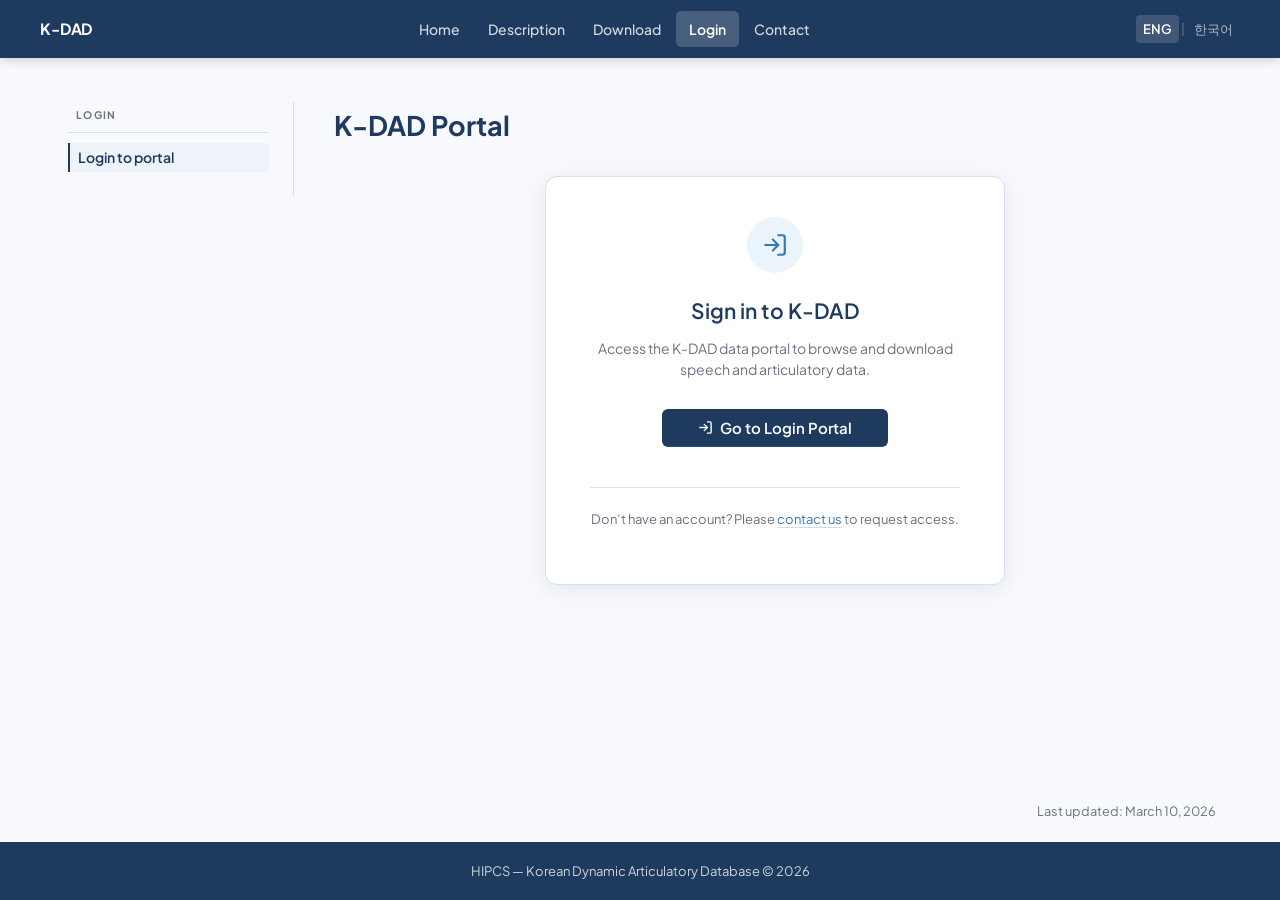
<file: pages/login.html>
<!DOCTYPE html>
<html lang="en">
<head>
  <meta charset="UTF-8">
  <meta name="viewport" content="width=device-width, initial-scale=1.0">
  <meta name="description" content="K-DAD Login — access the K-DAD data portal">
  <title>K-DAD — Login</title>
  <link rel="stylesheet" href="../css/style.css">
  <link rel="icon" type="image/png" href="../images/favicon.png">
  <link href="https://fonts.googleapis.com/css2?family=Plus+Jakarta+Sans:wght@300;400;500;600;700&display=swap" rel="stylesheet">
</head>

<body>
<div class="main-wrapper">

  <nav class="navbar">
    <div class="nav-container">
      <div class="logo">K-DAD</div>
      <ul class="nav-links">
        <li><a href="../index.html">Home</a></li>
        <li><a href="database.html">Description</a></li>
        <li><a href="download.html">Download</a></li>
        <li><a href="login.html" class="active">Login</a></li>
        <li><a href="contact.html">Contact</a></li>
      </ul>
      <div class="lang-toggle">
        <a href="login.html" class="active">ENG</a>
        <span>|</span>
        <a href="login_kor.html">한국어</a>
      </div>
      <button class="hamburger" aria-label="Toggle navigation menu">
        <svg width="22" height="22" viewBox="0 0 24 24" fill="none" stroke="currentColor" stroke-width="2.2" stroke-linecap="round"><line x1="3" y1="6" x2="21" y2="6"/><line x1="3" y1="12" x2="21" y2="12"/><line x1="3" y1="18" x2="21" y2="18"/></svg>
      </button>
    </div>
  </nav>

  <div class="page-layout">

    <aside class="sidebar">
      <h2>Login</h2>
      <ul>
        <li><a href="#portal">Login to portal</a></li>
      </ul>
    </aside>

    <section class="content">

      <h1 id="portal">K-DAD Portal</h1>

      <div class="login-wrapper">
        <div class="login-card animate-on-scroll scale-in">
          <div class="login-icon">
            <svg width="26" height="26" viewBox="0 0 24 24" fill="none" stroke="#3578B8" stroke-width="2" stroke-linecap="round" stroke-linejoin="round">
              <path d="M15 3h4a2 2 0 0 1 2 2v14a2 2 0 0 1-2 2h-4"/>
              <polyline points="10 17 15 12 10 7"/>
              <line x1="15" y1="12" x2="3" y2="12"/>
            </svg>
          </div>
          <h2>Sign in to K-DAD</h2>
          <p class="subtitle">
            Access the K-DAD data portal to browse and download speech and articulatory data.
          </p>
          <a href="https://k-dad.co.kr/login" target="_blank" rel="noopener noreferrer" class="btn">
            <svg width="15" height="15" viewBox="0 0 24 24" fill="none" stroke="currentColor" stroke-width="2.2" stroke-linecap="round" stroke-linejoin="round">
              <path d="M15 3h4a2 2 0 0 1 2 2v14a2 2 0 0 1-2 2h-4"/>
              <polyline points="10 17 15 12 10 7"/>
              <line x1="15" y1="12" x2="3" y2="12"/>
            </svg>
            Go to Login Portal
          </a>
          <hr class="login-divider">
          <p class="login-note">
            Don&rsquo;t have an account? Please <a href="contact.html">contact us</a> to request access.
          </p>
        </div>
      </div>

    </section>
  </div>

  <div class="last-updated">Last updated: March 10, 2026</div>

</div>

<footer class="footer">
  <p>HIPCS &mdash; Korean Dynamic Articulatory Database &copy; 2026</p>
</footer>

<script src="../js/script.js" defer></script>
</body>
</html>
</file>
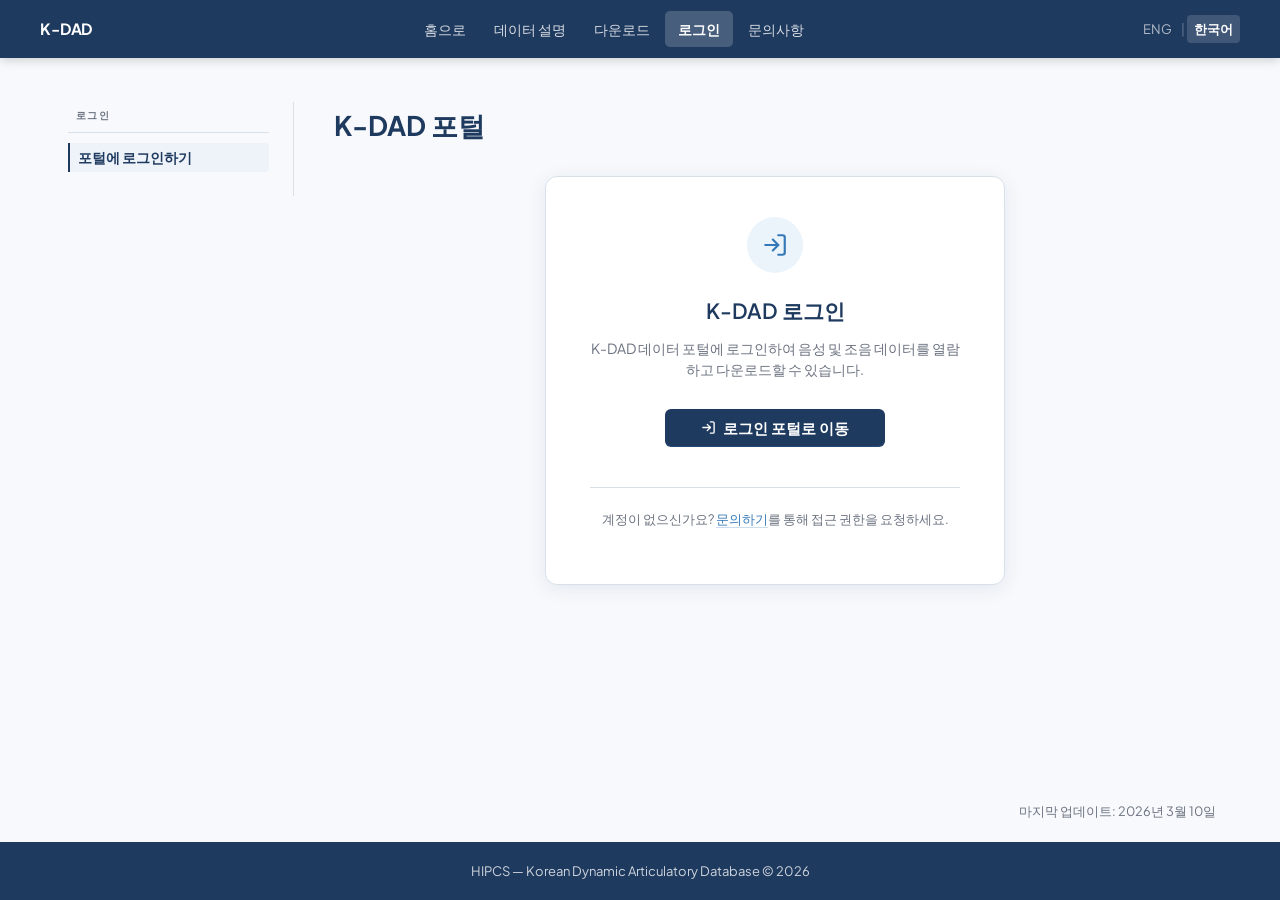
<file: pages/login_kor.html>
<!DOCTYPE html>
<html lang="ko">
<head>
  <meta charset="UTF-8">
  <meta name="viewport" content="width=device-width, initial-scale=1.0">
  <meta name="description" content="K-DAD 로그인 — K-DAD 데이터 포털에 접속하세요">
  <title>K-DAD — 로그인</title>
  <link rel="stylesheet" href="../css/style.css">
  <link rel="icon" type="image/png" href="../images/favicon.png">
  <link href="https://fonts.googleapis.com/css2?family=Plus+Jakarta+Sans:wght@300;400;500;600;700&display=swap" rel="stylesheet">
</head>

<body>
<div class="main-wrapper">

  <nav class="navbar">
    <div class="nav-container">
      <div class="logo">K-DAD</div>
      <ul class="nav-links">
        <li><a href="../index_kor.html">홈으로</a></li>
        <li><a href="database_kor.html">데이터 설명</a></li>
        <li><a href="download_kor.html">다운로드</a></li>
        <li><a href="login_kor.html" class="active">로그인</a></li>
        <li><a href="contact_kor.html">문의사항</a></li>
      </ul>
      <div class="lang-toggle">
        <a href="login.html">ENG</a>
        <span>|</span>
        <a href="login_kor.html" class="active">한국어</a>
      </div>
      <button class="hamburger" aria-label="Toggle navigation menu">
        <svg width="22" height="22" viewBox="0 0 24 24" fill="none" stroke="currentColor" stroke-width="2.2" stroke-linecap="round"><line x1="3" y1="6" x2="21" y2="6"/><line x1="3" y1="12" x2="21" y2="12"/><line x1="3" y1="18" x2="21" y2="18"/></svg>
      </button>
    </div>
  </nav>

  <div class="page-layout">

    <aside class="sidebar">
      <h2>로그인</h2>
      <ul>
        <li><a href="#portal">포털에 로그인하기</a></li>
      </ul>
    </aside>

    <section class="content">

      <h1 id="portal">K-DAD 포털</h1>

      <div class="login-wrapper">
        <div class="login-card animate-on-scroll scale-in">
          <div class="login-icon">
            <svg width="26" height="26" viewBox="0 0 24 24" fill="none" stroke="#3578B8" stroke-width="2" stroke-linecap="round" stroke-linejoin="round">
              <path d="M15 3h4a2 2 0 0 1 2 2v14a2 2 0 0 1-2 2h-4"/>
              <polyline points="10 17 15 12 10 7"/>
              <line x1="15" y1="12" x2="3" y2="12"/>
            </svg>
          </div>
          <h2>K-DAD 로그인</h2>
          <p class="subtitle">
            K-DAD 데이터 포털에 로그인하여 음성 및 조음 데이터를 열람하고 다운로드할 수 있습니다.
          </p>
          <a href="https://k-dad.co.kr/login" target="_blank" rel="noopener noreferrer" class="btn">
            <svg width="15" height="15" viewBox="0 0 24 24" fill="none" stroke="currentColor" stroke-width="2.2" stroke-linecap="round" stroke-linejoin="round">
              <path d="M15 3h4a2 2 0 0 1 2 2v14a2 2 0 0 1-2 2h-4"/>
              <polyline points="10 17 15 12 10 7"/>
              <line x1="15" y1="12" x2="3" y2="12"/>
            </svg>
            로그인 포털로 이동
          </a>
          <hr class="login-divider">
          <p class="login-note">
            계정이 없으신가요? <a href="contact_kor.html">문의하기</a>를 통해 접근 권한을 요청하세요.
          </p>
        </div>
      </div>

    </section>
  </div>

  <div class="last-updated">마지막 업데이트: 2026년 3월 10일</div>

</div>

<footer class="footer">
  <p>HIPCS &mdash; Korean Dynamic Articulatory Database &copy; 2026</p>
</footer>

<script src="../js/script.js" defer></script>
</body>
</html>
</file>
<file: css/style.css>
/* ============================================================
   K-DAD — Korean Dynamic Articulatory Database
   Stylesheet
   ============================================================ */

/* === CSS Variables === */
:root {
  --navy:        #1F3A5F;
  --navy-dark:   #162B47;
  --navy-hover:  #274D7A;
  --accent:      #3578B8;
  --accent-light:#EBF3FB;
  --bg:          #F7F9FC;
  --border:      #D8E1EA;
  --text:        #1A2535;
  --text-muted:  #6B7280;
  --white:       #FFFFFF;
  --radius:      8px;
  --shadow-sm:   0 1px 3px rgba(0,0,0,0.07);
  --shadow:      0 2px 8px rgba(31,58,95,0.10);
}

/* === Reset & Base === */
*, *::before, *::after { box-sizing: border-box; }

html {
  scroll-behavior: smooth;
  scroll-padding-top: 74px;
}

html, body {
  height: 100%;
}

body {
  font-family: "Plus Jakarta Sans", Arial, sans-serif;
  margin: 0;
  background: var(--bg);
  color: var(--text);
  line-height: 1.72;
  display: flex;
  flex-direction: column;
  min-height: 100vh;
  font-size: 15px;
  -webkit-font-smoothing: antialiased;
}

/* === Layout === */
.main-wrapper {
  flex: 1;
  display: flex;
  flex-direction: column;
}

.page-layout {
  display: flex;
  max-width: 1200px;
  margin: 0 auto;
  padding: 44px 24px 60px;
  flex: 1;
  width: 100%;
  gap: 0;
}

/* === Navbar === */
.navbar {
  background: var(--navy);
  padding: 0 32px;
  position: sticky;
  top: 0;
  z-index: 100;
  box-shadow: 0 2px 10px rgba(0,0,0,0.18);
}

.nav-container {
  display: flex;
  justify-content: space-between;
  align-items: center;
  height: 58px;
  max-width: 1200px;
  margin: 0 auto;
}

.logo {
  color: white;
  font-size: 15.5px;
  font-weight: 700;
  letter-spacing: -0.01em;
  white-space: nowrap;
  flex-shrink: 0;
}

.nav-links {
  list-style: none;
  display: flex;
  gap: 2px;
  margin: 0;
  padding: 0;
}

.nav-links a {
  color: rgba(255,255,255,0.82);
  text-decoration: none;
  font-size: 14px;
  font-weight: 500;
  padding: 6px 13px;
  border-radius: 5px;
  transition: background 0.15s, color 0.15s;
  display: block;
}

.nav-links a:hover {
  background: rgba(255,255,255,0.12);
  color: white;
}

.nav-links a.active {
  background: rgba(255,255,255,0.18);
  color: white;
  font-weight: 600;
}

/* === Language Toggle === */
.lang-toggle {
  display: flex;
  align-items: center;
  gap: 2px;
  font-size: 13px;
  flex-shrink: 0;
}

.lang-toggle span {
  color: rgba(255,255,255,0.3);
  user-select: none;
}

.lang-toggle a {
  color: rgba(255,255,255,0.65);
  text-decoration: none;
  padding: 3px 7px;
  border-radius: 4px;
  transition: all 0.15s;
}

.lang-toggle a:hover {
  color: white;
  background: rgba(255,255,255,0.1);
}

.lang-toggle a.active {
  color: white;
  font-weight: 600;
  background: rgba(255,255,255,0.15);
}

/* === Sidebar === */
.sidebar {
  position: sticky;
  top: 78px;
  align-self: flex-start;
  max-height: calc(100vh - 100px);
  overflow-y: auto;
  padding: 4px 24px 24px 4px;
  border-right: 1px solid var(--border);
  width: 230px;
  flex-shrink: 0;
}

.sidebar::-webkit-scrollbar { width: 3px; }
.sidebar::-webkit-scrollbar-track { background: transparent; }
.sidebar::-webkit-scrollbar-thumb { background: var(--border); border-radius: 4px; }

.sidebar h2 {
  font-family: "Plus Jakarta Sans", Arial, sans-serif;
  font-size: 0.65rem;
  font-weight: 700;
  text-transform: uppercase;
  letter-spacing: 0.13em;
  color: var(--text-muted);
  margin: 0 0 10px;
  padding-left: 8px;
}

.sidebar ul {
  list-style: none;
  padding: 0;
  margin: 0;
}

.sidebar ul ul {
  padding-left: 12px;
}

.sidebar a {
  display: block;
  color: var(--text-muted);
  text-decoration: none;
  font-size: 0.875rem;
  line-height: 1.4;
  padding: 5px 8px;
  border-left: 2px solid transparent;
  border-radius: 0 4px 4px 0;
  transition: all 0.14s;
}

.sidebar a:hover {
  color: var(--navy);
  background: var(--accent-light);
  border-left-color: var(--accent);
}

.sidebar a.active {
  color: var(--navy);
  font-weight: 600;
  border-left-color: var(--navy);
  background: #EEF3FA;
}

/* === Content === */
.content {
  flex: 1;
  padding: 0 0 40px 40px;
  min-width: 0;
}

.content a {
  color: var(--accent);
  text-decoration: none;
  border-bottom: 1px solid rgba(53,120,184,0.25);
  transition: border-color 0.15s;
}

.content a:hover {
  border-bottom-color: var(--accent);
}

.content a.btn {
  color: white;
}

/* === Headings === */
h1 {
  font-size: 27px;
  font-weight: 700;
  color: var(--navy);
  margin: 0 0 12px;
  padding-bottom: 8px;
}

h2 {
  font-size: 18px;
  font-weight: 600;
  color: var(--navy);
  margin: 38px 0 12px;
  padding-bottom: 8px;
  border-bottom: 1px solid var(--border);
}

h3 {
  font-size: 15.5px;
  font-weight: 600;
  color: var(--text);
  margin: 22px 0 8px 18px;
}

h3 + p {
  margin-left: 18px;
}

p {
  margin: 0 0 14px;
}

/* === Cards === */
.card {
  background: var(--white);
  border: 1px solid var(--border);
  border-radius: var(--radius);
  padding: 16px 20px;
  box-shadow: var(--shadow-sm);
  margin: 12px 0;
  line-height: 1.65;
  font-size: 14.5px;
}

/* Citation card with copy button */
.citation-block {
  position: relative;
  background: var(--white);
  border: 1px solid var(--border);
  border-left: 4px solid var(--navy);
  border-radius: 0 var(--radius) var(--radius) 0;
  padding: 16px 52px 16px 18px;
  box-shadow: var(--shadow-sm);
  margin: 12px 0;
  font-size: 14px;
  line-height: 1.65;
}

.btn-copy {
  position: absolute;
  top: 10px;
  right: 10px;
  background: var(--navy);
  color: white;
  border: none;
  padding: 4px 11px;
  border-radius: 4px;
  font-size: 11.5px;
  font-weight: 600;
  cursor: pointer;
  font-family: inherit;
  transition: background 0.15s;
  letter-spacing: 0.02em;
}

.btn-copy:hover { background: var(--navy-hover); }
.btn-copy.copied { background: #2E7D32; }

/* Collapsible cards */
.collapsible-card {
  border: 1px solid var(--border);
  border-radius: var(--radius);
  margin: 8px 0;
  overflow: hidden;
}

.collapsible-header {
  display: flex;
  justify-content: space-between;
  align-items: center;
  padding: 12px 18px;
  background: var(--white);
  cursor: pointer;
  font-weight: 600;
  font-size: 14.5px;
  color: var(--navy);
  user-select: none;
  transition: background 0.15s;
}

.collapsible-header:hover {
  background: var(--accent-light);
}

.collapsible-arrow {
  font-size: 11px;
  transition: transform 0.2s;
  color: var(--text-muted);
}

.collapsible-card.open .collapsible-arrow {
  transform: rotate(180deg);
}

.collapsible-body {
  display: none;
  padding: 14px 18px;
  font-size: 14.5px;
  border-top: 1px solid var(--border);
  background: var(--white);
}

.collapsible-card.open .collapsible-body {
  display: block;
}

/* === Info Box === */
.info-box {
  background: var(--accent-light);
  border-left: 4px solid var(--accent);
  border-radius: 0 var(--radius) var(--radius) 0;
  padding: 12px 16px;
  margin: 16px 0;
  font-size: 14px;
  color: var(--navy);
}

/* === Tables === */
table {
  width: 100%;
  border-collapse: collapse;
  margin: 16px 0;
  font-size: 14px;
  box-shadow: var(--shadow-sm);
  border-radius: var(--radius);
  overflow: hidden;
}

th {
  background: var(--navy);
  color: white;
  padding: 11px 16px;
  text-align: center;
  font-weight: 600;
  font-size: 13px;
}

td {
  border-bottom: 1px solid var(--border);
  padding: 10px 16px;
  background: white;
}

tr:last-child td {
  border-bottom: none;
}

tr:nth-child(even) td {
  background: #F8FAFD;
}

/* === Buttons === */
.btn {
  display: inline-flex;
  align-items: center;
  gap: 7px;
  background: var(--navy);
  color: white;
  padding: 9px 20px;
  border-radius: 6px;
  text-decoration: none;
  font-size: 14px;
  font-weight: 600;
  border: none;
  cursor: pointer;
  transition: background 0.15s, transform 0.1s, box-shadow 0.15s;
  font-family: inherit;
  line-height: 1;
}

.btn:hover {
  background: var(--navy-hover);
  transform: translateY(-1px);
  box-shadow: 0 4px 12px rgba(31,58,95,0.2);
  border-bottom: none !important;
}

.btn:active {
  transform: translateY(0);
  box-shadow: none;
}

.btn svg {
  flex-shrink: 0;
}

.btn-sm {
  padding: 6px 14px;
  font-size: 13px;
}

.btn-outline {
  background: transparent;
  color: var(--navy);
  border: 1.5px solid var(--navy);
}

.btn-outline:hover {
  background: var(--navy);
  color: white;
}

/* === Download Items === */
.download-list {
  display: flex;
  flex-direction: column;
  gap: 10px;
  margin: 16px 0;
}

.download-item {
  display: flex;
  justify-content: space-between;
  align-items: center;
  padding: 14px 18px;
  background: white;
  border: 1px solid var(--border);
  border-radius: var(--radius);
  transition: box-shadow 0.15s, border-color 0.15s;
  gap: 16px;
}

.download-item:hover {
  box-shadow: var(--shadow);
  border-color: #B9CEDE;
}

.download-item-info {
  flex: 1;
  min-width: 0;
}

.download-item-name {
  font-weight: 600;
  font-size: 14.5px;
  color: var(--text);
}

.download-item-desc {
  font-size: 13px;
  color: var(--text-muted);
  margin-top: 2px;
}

.download-item-coming {
  font-size: 12px;
  color: var(--text-muted);
  font-style: italic;
  white-space: nowrap;
  align-self: center;
}

/* === Badge === */
.badge {
  display: inline-block;
  background: var(--accent-light);
  color: var(--navy);
  font-size: 10.5px;
  font-weight: 700;
  padding: 2px 8px;
  border-radius: 20px;
  text-transform: uppercase;
  letter-spacing: 0.05em;
  vertical-align: middle;
  margin-left: 6px;
}

/* === Login Card === */
.login-wrapper {
  display: flex;
  justify-content: center;
  align-items: center;
  padding-top: 8px;
}

.login-card {
  background: white;
  border: 1px solid var(--border);
  border-radius: 12px;
  padding: 40px 44px;
  max-width: 460px;
  width: 100%;
  box-shadow: 0 4px 20px rgba(31,58,95,0.09);
  text-align: center;
}

.login-icon {
  width: 56px;
  height: 56px;
  background: var(--accent-light);
  border-radius: 50%;
  display: flex;
  align-items: center;
  justify-content: center;
  margin: 0 auto 20px;
}

.login-card h2 {
  border: none;
  margin: 0 0 8px;
  padding: 0;
  font-size: 21px;
}

.login-card .subtitle {
  color: var(--text-muted);
  font-size: 14px;
  margin-bottom: 28px;
  line-height: 1.55;
}

.login-card .btn {
  font-size: 15px;
  padding: 11px 36px;
  margin-bottom: 20px;
}

.login-divider {
  border: none;
  border-top: 1px solid var(--border);
  margin: 20px 0;
}

.login-note {
  font-size: 13px;
  color: var(--text-muted);
}

.login-note a {
  color: var(--accent);
  border-bottom: 1px solid rgba(53,120,184,0.25);
  text-decoration: none;
}

.login-note a:hover {
  border-bottom-color: var(--accent);
}

/* === Contact Card === */
.contact-card {
  background: white;
  border: 1px solid var(--border);
  border-radius: var(--radius);
  padding: 24px 28px;
  box-shadow: var(--shadow-sm);
  margin: 8px 0;
  max-width: 520px;
}

.contact-card-title {
  font-weight: 700;
  font-size: 15.5px;
  color: var(--navy);
  margin-bottom: 8px;
}

.contact-card p {
  margin: 4px 0;
  font-size: 14.5px;
  color: var(--text);
}

/* === 404 Page === */
.error-page {
  display: flex;
  flex-direction: column;
  align-items: center;
  justify-content: center;
  padding: 80px 24px;
  text-align: center;
  flex: 1;
}

.error-code {
  font-size: 96px;
  font-weight: 800;
  color: var(--navy);
  line-height: 1;
  margin-bottom: 16px;
  opacity: 0.12;
}

.error-title {
  font-size: 22px;
  font-weight: 700;
  color: var(--navy);
  margin-bottom: 10px;
}

.error-desc {
  color: var(--text-muted);
  font-size: 15px;
  margin-bottom: 28px;
}

/* === Footer === */
.footer {
  background: var(--navy);
  color: rgba(255,255,255,0.78);
  text-align: center;
  padding: 18px 24px;
  font-size: 13px;
  margin-top: auto;
}

.footer a {
  color: rgba(255,255,255,0.65);
  text-decoration: none;
  transition: color 0.15s;
}

.footer a:hover { color: white; }

.footer p { margin: 0; }

/* === Last Updated === */
.last-updated {
  text-align: right;
  font-size: 0.8rem;
  color: var(--text-muted);
  padding: 4px 24px 20px;
  max-width: 1200px;
  margin: 0 auto;
  width: 100%;
}

/* === Utility === */
.bullet-list {
  list-style: none;
  padding: 0;
  margin: 8px 0 14px 18px;
}

.bullet-list li {
  padding: 3px 0;
  font-size: 14.5px;
  color: var(--text);
}

.bullet-list li::before {
  content: "•";
  color: var(--navy);
  font-weight: 700;
  margin-right: 10px;
}

.numbered-list {
  list-style: none;
  padding: 0;
  margin: 8px 0 14px 18px;
  counter-reset: list-counter;
}

.numbered-list li {
  padding: 3px 0;
  font-size: 14.5px;
  color: var(--text);
  counter-increment: list-counter;
}

.numbered-list li::before {
  content: counter(list-counter) ")";
  color: var(--navy);
  margin-right: 10px;
}

/* === Animation Keyframes === */
@keyframes fadeIn {
  from {
    opacity: 0;
  }
  to {
    opacity: 1;
  }
}

@keyframes slideInUp {
  from {
    opacity: 0;
    transform: translateY(30px);
  }
  to {
    opacity: 1;
    transform: translateY(0);
  }
}

@keyframes slideInLeft {
  from {
    opacity: 0;
    transform: translateX(-30px);
  }
  to {
    opacity: 1;
    transform: translateX(0);
  }
}

@keyframes slideInRight {
  from {
    opacity: 0;
    transform: translateX(30px);
  }
  to {
    opacity: 1;
    transform: translateX(0);
  }
}

@keyframes scaleIn {
  from {
    opacity: 0;
    transform: scale(0.95);
  }
  to {
    opacity: 1;
    transform: scale(1);
  }
}

/* === Animation Classes === */
.animate-on-scroll {
  opacity: 0;
}

.animate-on-scroll.animated {
  animation-duration: 0.6s;
  animation-fill-mode: both;
  animation-timing-function: cubic-bezier(0.4, 0, 0.2, 1);
}

.fade-in {
  animation-name: fadeIn;
}

.slide-in-up {
  animation-name: slideInUp;
}

.slide-in-left {
  animation-name: slideInLeft;
}

.slide-in-right {
  animation-name: slideInRight;
}

.scale-in {
  animation-name: scaleIn;
}

/* Stagger animation delays */
.delay-1 { animation-delay: 0.1s; }
.delay-2 { animation-delay: 0.2s; }
.delay-3 { animation-delay: 0.3s; }
.delay-4 { animation-delay: 0.4s; }
.delay-5 { animation-delay: 0.5s; }

/* Initial page load animation */
.content > h1 {
  animation: slideInUp 0.6s cubic-bezier(0.4, 0, 0.2, 1) 0.1s both;
}

.content > p:first-of-type {
  animation: fadeIn 0.6s ease-out 0.2s both;
}

/* Back to top button */
.back-to-top {
  position: fixed;
  bottom: 14px;
  right: 15px;
  padding: 5px 8px;
  background-color: #333;
  color: white;
  text-decoration: none;
  border-radius: 6px;
  font-size: 12px;
}

.back-to-top:hover {
  background-color: #555;
}

/* === Hamburger === */
.hamburger {
  display: none;
  background: none;
  border: none;
  cursor: pointer;
  padding: 6px;
  color: white;
  align-items: center;
  justify-content: center;
  border-radius: 5px;
  transition: background 0.15s;
}

.hamburger:hover {
  background: rgba(255,255,255,0.12);
}

.hamburger svg {
  display: block;
}

/* === Responsive === */
@media (max-width: 900px) {
  .navbar { padding: 0 16px; }

  .logo { font-size: 14px; }

  .nav-links { gap: 0; }
  .nav-links a { font-size: 13px; padding: 5px 9px; }

  .page-layout {
    flex-direction: column;
    padding: 20px 16px 40px;
  }

  .sidebar {
    position: static;
    width: 100%;
    border-right: none;
    border-bottom: 1px solid var(--border);
    padding: 0 0 14px;
    margin-bottom: 24px;
    max-height: none;
  }

  .sidebar ul {
    display: flex;
    flex-wrap: wrap;
    gap: 4px;
  }

  .sidebar ul ul { display: none; }

  .sidebar a {
    border-left: none;
    border-radius: 4px;
    background: white;
    border: 1px solid var(--border);
    padding: 4px 10px;
    font-size: 13px;
  }

  .sidebar a.active {
    background: var(--accent-light);
    border-color: var(--navy);
    color: var(--navy);
  }

  .content { padding: 0; }

  h1 { font-size: 22px; }
  h2 { font-size: 17px; }
}

@media (max-width: 600px) {
  .hamburger { display: flex; }

  .nav-links {
    display: none;
    position: absolute;
    top: 58px;
    left: 0;
    right: 0;
    background: var(--navy-dark);
    flex-direction: column;
    gap: 2px;
    padding: 8px 12px 14px;
    box-shadow: 0 6px 16px rgba(0,0,0,0.25);
    z-index: 99;
  }

  .nav-links.open { display: flex; }

  .nav-links li { width: 100%; }

  .nav-links a { font-size: 14.5px; padding: 10px 12px; }

  .navbar { position: sticky; }

  .logo { font-size: 15px; font-weight: 700; }

  .login-card { padding: 28px 20px; }
}
</file>
